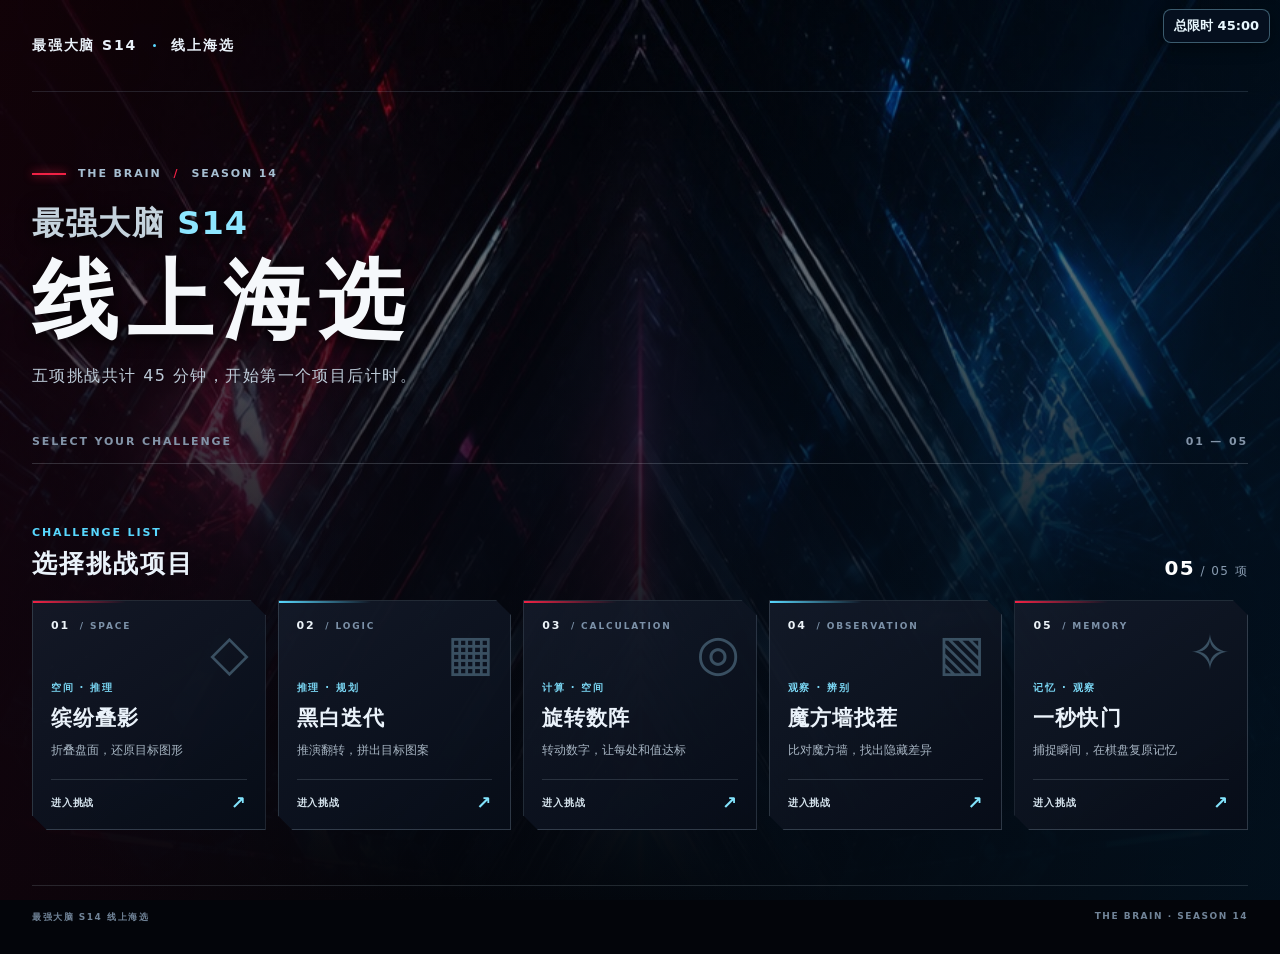
<file: index.html>
<!doctype html>
<html lang="zh-CN">
<head>
<meta charset="utf-8">
<meta name="viewport" content="width=device-width,initial-scale=1,viewport-fit=cover">
<meta name="theme-color" content="#050912">
<title>《最强大脑S14》线上海选</title>
<link rel="stylesheet" href="style.css?v=20261028e">
</head>
<body>
<div class="backdrop" aria-hidden="true"></div>
<main class="shell">
  <header class="top"><span>最强大脑 S14 <i></i> 线上海选</span></header>
  <section class="hero" aria-labelledby="page-title">
    <div class="eyebrow"><span></span> THE BRAIN <b>/</b> SEASON 14</div>
    <h1 id="page-title"><span>最强大脑 <em>S14</em></span><strong>线上海选</strong></h1>
    <p>五项挑战共计 45 分钟，开始第一个项目后计时。</p>
    <div class="hero-bottom"><span>SELECT YOUR CHALLENGE</span><span>01 — 05</span></div>
  </section>
  <section class="challenges" aria-label="五项挑战">
    <div class="section-heading"><div><span>CHALLENGE LIST</span><h2>选择挑战项目</h2></div><div class="count"><b>05</b> / 05 项</div></div>
    <div class="grid">
      <a class="card" href="games/%E7%BC%A4%E7%BA%B7%E5%8F%A0%E5%BD%B1/index.html?v=20261028e&amp;gameId=fold-color"><div class="number">01 <span>/ SPACE</span></div><div class="symbol" aria-hidden="true">◇</div><div class="card-content"><span class="ability">空间 · 推理</span><h3>缤纷叠影</h3><p>折叠盘面，还原目标图形</p></div><span class="go">进入挑战 <b>↗</b></span></a>
      <a class="card" href="games/%E9%BB%91%E7%99%BD%E8%BF%AD%E4%BB%A3/index.html?v=20261028e&amp;gameId=black-white"><div class="number">02 <span>/ LOGIC</span></div><div class="symbol" aria-hidden="true">▦</div><div class="card-content"><span class="ability">推理 · 规划</span><h3>黑白迭代</h3><p>推演翻转，拼出目标图案</p></div><span class="go">进入挑战 <b>↗</b></span></a>
      <a class="card" href="games/%E6%97%8B%E8%BD%AC%E6%95%B0%E9%98%B5/index.html?v=20261028e&amp;gameId=rotate-array"><div class="number">03 <span>/ CALCULATION</span></div><div class="symbol" aria-hidden="true">◎</div><div class="card-content"><span class="ability">计算 · 空间</span><h3>旋转数阵</h3><p>转动数字，让每处和值达标</p></div><span class="go">进入挑战 <b>↗</b></span></a>
      <a class="card" href="games/%E9%95%9C%E5%83%8F%E8%A3%82%E9%9A%99/index.html?v=20261028e&amp;gameId=magic-wall-spot"><div class="number">04 <span>/ OBSERVATION</span></div><div class="symbol" aria-hidden="true">▧</div><div class="card-content"><span class="ability">观察 · 辨别</span><h3>魔方墙找茬</h3><p>比对魔方墙，找出隐藏差异</p></div><span class="go">进入挑战 <b>↗</b></span></a>
      <a class="card" href="games/%E4%B8%80%E7%A7%92%E5%BF%AB%E9%97%A8/index.html?v=20261028e&amp;gameId=one-shutter"><div class="number">05 <span>/ MEMORY</span></div><div class="symbol" aria-hidden="true">✧</div><div class="card-content"><span class="ability">记忆 · 观察</span><h3>一秒快门</h3><p>捕捉瞬间，在棋盘复原记忆</p></div><span class="go">进入挑战 <b>↗</b></span></a>
    </div>
  </section>
  <footer><span>最强大脑 S14 线上海选</span><span>THE BRAIN · SEASON 14</span></footer>
</main>
<script src="s14-timer.js?v=20261028e"></script>
</body>
</html>
</file>
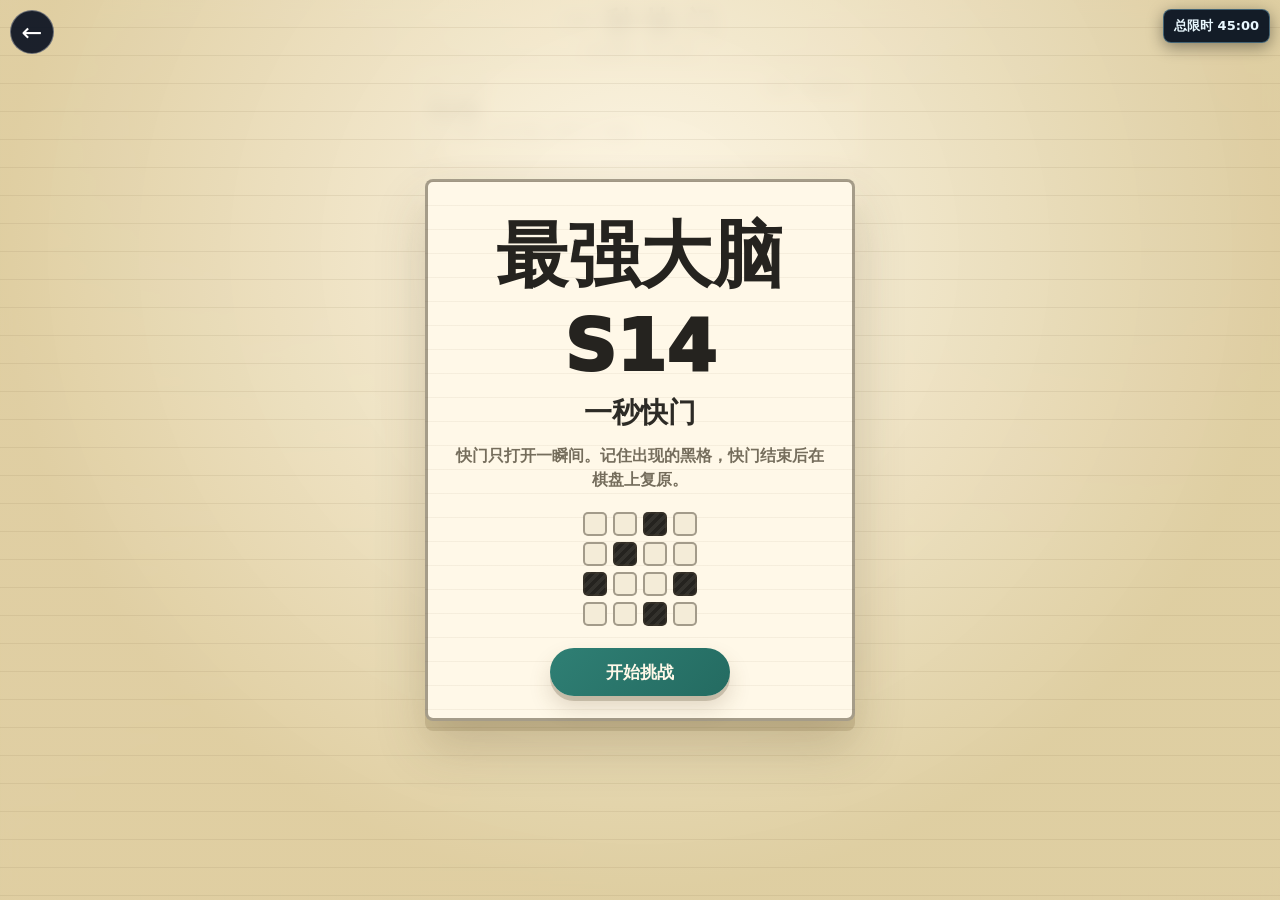
<file: games/一秒快门/index.html>
<!DOCTYPE html>
<html lang="zh-CN">
<head>
<meta charset="UTF-8">
<meta name="viewport" content="width=device-width, initial-scale=1, maximum-scale=1, user-scalable=no">
<meta name="apple-mobile-web-app-capable" content="yes">
<title>一秒快门</title>
<link rel="icon" href="data:,">
<style>
*{box-sizing:border-box;margin:0;padding:0;-webkit-tap-highlight-color:transparent}
:root{
  --cols:3;
  --cell:64px;
  --gap:8px;
  --paper:#f4ecd8;
  --paper-strong:#fff8e8;
  --paper-shadow:#d9c99e;
  --pencil:#34322d;
  --pencil-soft:#756d5c;
  --graph:#c7b98f;
  --accent:#2f7f74;
  --gold:#b8792d;
  --ink:#2d2b26;
  --muted:#756d5c;
  --mark:#25231f;
}
html,body{width:100%;height:100%;overflow:hidden;overscroll-behavior:none}
body{
  min-height:100dvh;
  background:
    linear-gradient(0deg,rgba(96,78,42,.075) 1px,transparent 1px),
    linear-gradient(90deg,rgba(96,78,42,.045) 1px,transparent 1px),
    radial-gradient(circle at 15% 12%,rgba(184,121,45,.18),transparent 30%),
    radial-gradient(circle at 85% 18%,rgba(47,127,116,.16),transparent 32%),
    linear-gradient(145deg,#f7efd9 0%,#eadcb9 100%);
  background-size:28px 28px,28px 28px,auto,auto,auto;
  color:var(--ink);
  font-family:"PingFang SC","Microsoft YaHei","Kaiti SC","STKaiti",system-ui,-apple-system,sans-serif;
  display:flex;
  justify-content:center;
  align-items:flex-start;
  padding:env(safe-area-inset-top,8px) 0 env(safe-area-inset-bottom,8px);
  -webkit-user-select:none;
  user-select:none;
  -webkit-touch-callout:none;
}
button{font:inherit}
#bg{position:fixed;inset:0;z-index:0;pointer-events:none;opacity:.18;mix-blend-mode:multiply}
#app{
  position:relative;
  z-index:1;
  width:100%;
  max-width:520px;
  min-height:100dvh;
  display:flex;
  flex-direction:column;
  align-items:center;
  gap:8px;
  padding:7px 12px 10px;
}
#title-wrap{text-align:center;width:100%}
h1{
  font-size:clamp(1.28rem,6vw,1.9rem);
  line-height:1.05;
  font-weight:950;
  letter-spacing:0;
  color:var(--mark);
  background:none;
  -webkit-background-clip:initial;
  background-clip:initial;
  filter:none;
  text-shadow:1px 1px 0 rgba(255,255,255,.75);
}
#subtitle{
  margin-top:4px;
  color:var(--muted);
  font-size:clamp(.67rem,2.6vw,.78rem);
  font-weight:850;
}
#level-card{
  width:100%;
  max-width:456px;
  padding:10px 12px;
  border-radius:8px;
  border:2px solid rgba(84,70,42,.34);
  background:
    linear-gradient(0deg,rgba(96,78,42,.055) 1px,transparent 1px),
    var(--paper-strong);
  background-size:100% 22px,auto;
  box-shadow:0 8px 0 rgba(107,88,49,.14),0 16px 24px rgba(88,69,34,.16);
}
#level-top{display:flex;justify-content:space-between;align-items:center;gap:10px;color:var(--pencil-soft);font-size:.72rem;font-weight:950}
#level-name{margin-top:5px;font-size:clamp(.95rem,3.5vw,1.1rem);font-weight:950;color:var(--mark);line-height:1.18}
#level-note{margin-top:4px;min-height:1.2em;color:var(--pencil-soft);font-size:clamp(.7rem,2.6vw,.78rem);line-height:1.35;font-weight:780}
#rail{display:grid;grid-template-columns:repeat(20,1fr);gap:3px;margin-top:9px}
.rail-dot{height:5px;border-radius:999px;background:rgba(84,70,42,.16)}
.rail-dot.done{background:var(--accent);box-shadow:0 0 0 1px rgba(45,43,38,.18)}
.rail-dot.current{background:var(--gold);box-shadow:0 0 0 1px rgba(45,43,38,.22)}
#hud{
  width:100%;
  max-width:456px;
  min-height:34px;
  display:flex;
  align-items:center;
  justify-content:center;
  flex-wrap:wrap;
  gap:8px;
  padding:6px 12px;
  border-radius:999px;
  border:2px solid rgba(84,70,42,.28);
  background:rgba(255,248,232,.78);
  color:var(--pencil-soft);
  font-size:clamp(.72rem,2.8vw,.84rem);
  font-weight:850;
}
#hud b{color:var(--mark);font-weight:950}
#timer.low{color:#ff7474;animation:blink .7s steps(2) infinite}
@keyframes blink{50%{opacity:.42}}
#board-shell{
  position:relative;
  width:min(92vw,456px);
  border-radius:8px;
  border:3px solid rgba(67,55,34,.52);
  background:
    linear-gradient(0deg,rgba(96,78,42,.08) 1px,transparent 1px),
    linear-gradient(90deg,rgba(96,78,42,.06) 1px,transparent 1px),
    var(--paper-strong);
  background-size:22px 22px,22px 22px,auto;
  box-shadow:0 10px 0 rgba(107,88,49,.18),0 18px 34px rgba(88,69,34,.2);
  padding:10px;
  overflow:hidden;
}
#board{
  position:relative;
  z-index:2;
  display:grid;
  grid-template-columns:repeat(var(--cols),var(--cell));
  gap:var(--gap);
  justify-content:center;
  touch-action:manipulation;
}
.cell{
  position:relative;
  width:var(--cell);
  height:var(--cell);
  border:2px solid rgba(64,57,43,.58);
  border-radius:6px;
  overflow:hidden;
  cursor:pointer;
  background:
    linear-gradient(135deg,rgba(255,255,255,.62),rgba(223,210,174,.22)),
    var(--paper);
  color:var(--pencil);
  box-shadow:0 3px 0 rgba(86,72,43,.2),inset 0 0 0 1px rgba(255,255,255,.45);
  transition:transform .11s cubic-bezier(.34,1.56,.64,1),filter .15s,box-shadow .18s,opacity .18s;
}
.cell::before{
  content:"";
  position:absolute;
  inset:0;
  background:linear-gradient(180deg,rgba(255,255,255,.22),transparent 45%);
  pointer-events:none;
}
.cell::after{
  content:"";
  position:absolute;
  inset:19%;
  opacity:.18;
  border:3px solid currentColor;
  border-radius:50%;
}
.cell.p1::after{border-radius:3px;transform:rotate(45deg)}
.cell.p2::after{border-radius:2px;border-left-color:transparent;border-right-color:transparent}
.cell.p3::after{border-radius:0;border-top-color:transparent;border-bottom-color:transparent}
.cell.p4::after{border-radius:50%;border-left-color:transparent}
.cell.dark{
  background:
    repeating-linear-gradient(135deg,rgba(255,255,255,.08) 0 2px,transparent 2px 6px),
    linear-gradient(135deg,#34322d,#171512);
  color:#f8f0dc;
  border-color:rgba(40,35,26,.92);
  box-shadow:0 4px 0 rgba(66,52,28,.24),inset 0 1px 0 rgba(255,255,255,.08);
}
.cell.hidden{opacity:.26;filter:saturate(.65)}
.cell.preview-on{box-shadow:0 0 0 3px rgba(184,121,45,.72),0 0 0 6px rgba(255,248,232,.55),inset 0 1px 0 rgba(255,255,255,.12)}
.cell.preview-off{opacity:.4}
.cell.player-on{transform:scale(1.03)}
.cell.bad{animation:bad .24s ease;box-shadow:0 0 0 3px #b95b47,0 0 0 6px rgba(185,91,71,.18)}
.cell.miss{box-shadow:0 0 0 3px var(--accent),0 0 0 6px rgba(47,127,116,.18)}
.cell:active{transform:scale(1.08)}
@keyframes bad{25%{transform:translateX(-4px)}50%{transform:translateX(4px)}75%{transform:translateX(-3px)}}
#shutter{
  position:absolute;
  z-index:4;
  inset:-20%;
  pointer-events:none;
  opacity:0;
  background:
    linear-gradient(90deg,transparent 0 41%,rgba(47,127,116,.12) 47%,rgba(184,121,45,.28) 50%,rgba(47,127,116,.12) 53%,transparent 59% 100%);
  mix-blend-mode:multiply;
  transform:translateX(-60%) rotate(var(--angle,0deg));
}
#shutter.play{opacity:1}
#scan-label{
  position:absolute;
  z-index:5;
  left:12px;
  top:12px;
  padding:5px 8px;
  border-radius:999px;
  border:2px solid rgba(84,70,42,.28);
  background:rgba(255,248,232,.82);
  color:var(--mark);
  font-size:.7rem;
  font-weight:950;
  pointer-events:none;
}
#guide{
  width:100%;
  max-width:456px;
  min-height:1.4rem;
  color:#8f5b20;
  text-align:center;
  font-size:clamp(.76rem,2.85vw,.88rem);
  font-weight:950;
  line-height:1.35;
  text-shadow:1px 1px 0 rgba(255,255,255,.7);
}
#buttons{
  width:100%;
  max-width:456px;
  display:flex;
  justify-content:center;
  flex-wrap:wrap;
  gap:7px;
}
.btn{
  min-height:38px;
  min-width:92px;
  padding:8px 14px;
  border:0;
  border-radius:999px;
  cursor:pointer;
  font-size:clamp(.75rem,2.9vw,.84rem);
  font-weight:950;
  color:#fff;
  box-shadow:0 4px 0 rgba(71,56,27,.2),0 8px 16px rgba(88,69,34,.14);
  transition:transform .12s cubic-bezier(.34,1.56,.64,1),opacity .15s,filter .15s;
}
.btn:active{transform:scale(.95)}
.btn:disabled{opacity:.36;pointer-events:none}
#btn-new{background:linear-gradient(135deg,#2f7f74,#246b61)}
#btn-replay{background:linear-gradient(135deg,#5f5748,#39352f)}
#btn-check{background:linear-gradient(135deg,#f7df84,#f0a83a);color:#15131b}
#btn-sound{background:linear-gradient(135deg,#b8792d,#8c5b22)}
#welcome,#settle{
  position:fixed;
  inset:0;
  z-index:30;
  display:flex;
  align-items:center;
  justify-content:center;
  padding:20px;
  background:
    linear-gradient(0deg,rgba(96,78,42,.09) 1px,transparent 1px),
    radial-gradient(circle at 50% 28%,rgba(255,248,232,.92),rgba(222,205,160,.95) 70%);
  background-size:28px 28px,auto;
  -webkit-backdrop-filter:blur(8px);
  backdrop-filter:blur(8px);
}
#welcome.hide{opacity:0;pointer-events:none;transition:opacity .36s ease}
.modal{
  width:min(92vw,430px);
  border-radius:8px;
  border:3px solid rgba(67,55,34,.48);
  background:
    linear-gradient(0deg,rgba(96,78,42,.06) 1px,transparent 1px),
    var(--paper-strong);
  background-size:100% 24px,auto;
  box-shadow:0 10px 0 rgba(107,88,49,.18),0 26px 50px rgba(88,69,34,.24);
  text-align:center;
  padding:26px 22px 22px;
}
#welcome-logo{
  font-size:clamp(38px,12vw,72px);
  font-weight:950;
  color:var(--mark);
  background:none;
  -webkit-background-clip:initial;
  background-clip:initial;
  filter:none;
}
#welcome-title{margin-top:6px;font-size:clamp(20px,5vw,28px);font-weight:950}
#welcome-sub{margin:12px auto 20px;color:var(--pencil-soft);font-size:clamp(.84rem,3.3vw,.98rem);font-weight:820;line-height:1.55}
#welcome-demo{display:grid;grid-template-columns:repeat(4,24px);gap:6px;justify-content:center;margin:0 auto 22px}
#welcome-demo span{width:24px;height:24px;border-radius:5px;border:2px solid rgba(64,57,43,.45);background:var(--paper)}
#welcome-demo span:nth-child(3n){background:repeating-linear-gradient(135deg,#34322d 0 3px,#25231f 3px 7px)}
#welcome-start{
  min-height:48px;
  min-width:180px;
  border:0;
  border-radius:999px;
  background:linear-gradient(135deg,var(--accent),#246b61);
  color:#fff8e8;
  font-size:1.05rem;
  font-weight:950;
  cursor:pointer;
  box-shadow:0 5px 0 rgba(71,56,27,.22),0 12px 22px rgba(88,69,34,.18);
}
#settle{display:none;z-index:40}
#settle.show{display:flex;animation:fade .24s ease}
@keyframes fade{from{opacity:0}to{opacity:1}}
#settle-title{font-size:1.46rem;font-weight:950;color:var(--mark);background:none;-webkit-background-clip:initial;background-clip:initial}
#settle-sub{margin-top:6px;color:var(--pencil-soft);font-size:.82rem;font-weight:830;line-height:1.4}
#rank{margin:9px 0 2px;font-size:4.6rem;line-height:1;font-weight:950;color:var(--gold);filter:none}
#stars-line{min-height:1.3rem;color:var(--gold);font-weight:950}
.settle-row{display:flex;justify-content:space-between;align-items:center;gap:12px;padding:6px 3px;border-bottom:1px dashed rgba(84,70,42,.28);color:var(--pencil-soft);font-size:.82rem;font-weight:850}
.settle-row span:last-child{color:var(--gold);font-weight:950}
.total{display:flex;justify-content:space-between;align-items:center;margin-top:10px;padding:10px 8px;border-radius:8px;border:2px solid rgba(184,121,45,.36);background:rgba(184,121,45,.1)}
.total span:first-child{font-weight:950}
.total span:last-child{font-size:1.65rem;color:var(--gold);font-weight:950}
#best{min-height:1rem;margin-top:8px;color:var(--accent);font-size:.72rem;font-weight:850}
#settle-btns{display:flex;gap:8px;margin-top:16px}
#settle-btns .btn{flex:1;min-width:0}
#again{background:linear-gradient(135deg,#54e08f,#1fae65);color:#04180d}
#next{background:linear-gradient(135deg,#f7df84,#f0a83a);color:#15131b}
#close{background:rgba(255,255,255,.11);color:#bdc7da}
.spark{position:fixed;z-index:60;width:7px;height:7px;border-radius:50%;background:var(--accent);pointer-events:none;animation:spark var(--dur,.65s) ease-out forwards}
@keyframes spark{to{transform:translate(var(--tx),var(--ty)) scale(0);opacity:0}}
@media (max-height:740px){
  #app{gap:6px;padding-top:5px}
  #level-card{padding:8px 10px}
  #level-note{display:none}
  #rail{margin-top:7px}
  #hud{min-height:30px;padding:4px 10px}
  #board-shell{padding:9px}
  .btn{min-height:34px}
  #guide{min-height:1rem}
}
@media (max-width:390px){
  #app{padding-left:8px;padding-right:8px}
  #buttons{gap:6px}
  .btn{min-width:80px;padding-left:10px;padding-right:10px}
}
</style>
<style> #btn-hint,#btn-demo,#hintBtn,#autoBtn,#btn-reveal,#btn-replay,#sb-next,#next,#newGameBtn,#diff-bar{display:none!important}</style>
</head>
<body>
<canvas id="bg"></canvas>
<audio id="bgm" preload="none" playsinline></audio>
<div id="welcome">
  <div class="modal">
    <div id="welcome-logo">最强大脑 S14</div>
    <div id="welcome-title">一秒快门</div>
    <div id="welcome-sub">快门只打开一瞬间。记住出现的黑格，快门结束后在棋盘上复原。</div>
    <div id="welcome-demo"></div>
    <button id="welcome-start">开始挑战</button>
  </div>
</div>
<main id="app">
  <div id="title-wrap">
    <h1>一 秒 快 门</h1>
    <div id="subtitle">动态观察 · 快门记忆</div>
  </div>
  <section id="level-card">
    <div id="level-top">
      <span id="level-kicker">第 1 / 20 关</span>
      <span id="level-size">3x3 · 1900ms</span>
    </div>
    <div id="level-name">教学 1：完整一秒</div>
    <div id="level-note">先看完整图形，再点亮相同位置。</div>
    <div id="rail"></div>
  </section>
  <div id="hud">
    <span>点击 <b id="moves">0</b></span>
    <span>失误 <b id="misses">0</b></span>
    <span hidden>时间 <b id="timer">0</b>s</span>
    <span>进度 <b id="progress">0/0</b></span>
  </div>
  <section id="board-shell">
    <div id="scan-label">快门未启动</div>
    <div id="shutter"></div>
    <div id="board"></div>
  </section>
  <div id="buttons">
    <button class="btn" id="btn-new">重开本关</button>
    <button class="btn" id="btn-replay">重看快门</button>
    <button class="btn" id="btn-check" hidden>自动判定</button>
    <button class="btn" id="btn-sound">声音开</button>
  </div>
  <div id="guide"></div>
</main>
<div id="settle">
  <div class="modal">
    <div id="settle-title">关卡完成</div>
    <div id="settle-sub"></div>
    <div id="rank">S</div>
    <div id="stars-line">★★★</div>
    <div id="settle-rows"></div>
    <div class="total"><span>总分</span><span id="score">0</span></div>
    <div id="best"></div>
    <div id="settle-btns">
      <button class="btn" id="again">再玩</button>
      <button class="btn" id="next">下一关</button>
      <button class="btn" id="close">关闭</button>
    </div>
  </div>
</div>
<script>
const LEVELS=[{name:'挑战题',n:6,count:8,preview:1800,width:1.5,time:80,mode:'diagonal',seed:5314120,note:'6×6 盘面，快门扫描，复原 8 个黑格。'}];

const boardEl=document.getElementById('board');
const shutterEl=document.getElementById('shutter');
const scanLabel=document.getElementById('scan-label');
const guideEl=document.getElementById('guide');
const bg=document.getElementById('bg');
const bgCtx=bg.getContext('2d');
const bgmEl=document.getElementById('bgm');
const BGM_VOLUME=.10;
const BGM_START=0;
const SFX_VOLUME=.58;
const WIN_SFX_VOLUME=.42;
const SFX_FILES={
  tap:'audio/sfx-tap.wav',
  start:'audio/sfx-start.wav',
  good:'audio/sfx-good.wav',
  bad:'audio/sfx-bad.wav',
  win:'audio/sfx-win.wav'
};
const SFX_ALIAS={scan:'start'};
bgmEl.volume=BGM_VOLUME;

let levelIndex=0,level=LEVELS[0],target=[],player=[],phase='idle';
window.GGAME_APPLY_LEVEL=n=>startLevel(Math.max(0,Math.min(98,n-1)));
let moves=0,misses=0,timeLeft=0,timer=null,previewStart=0,raf=null;
let replayCount=0,wrongMask=[],soundOn=true,started=false,ended=false;
let floaters=[],bgmPrimed=false;
const sfxCache={};

function rng(seed){
  let t=seed>>>0;
  return function(){
    t+=0x6D2B79F5;
    let r=Math.imul(t^t>>>15,1|t);
    r^=r+Math.imul(r^r>>>7,61|r);
    return ((r^r>>>14)>>>0)/4294967296;
  };
}
function shuffle(arr,rand=Math.random){
  for(let i=arr.length-1;i>0;i--){
    const j=Math.floor(rand()*(i+1));
    [arr[i],arr[j]]=[arr[j],arr[i]];
  }
  return arr;
}
function clamp(v,a,b){return Math.max(a,Math.min(b,v));}

function initBg(){
  const ratio=Math.max(1,Math.min(2,window.devicePixelRatio||1));
  bg.width=Math.round(window.innerWidth*ratio);
  bg.height=Math.round(window.innerHeight*ratio);
  bg.style.width=window.innerWidth+'px';
  bg.style.height=window.innerHeight+'px';
  bgCtx.setTransform(ratio,0,0,ratio,0,0);
  const icons=['✎','✓','□','■','＋','—','○'];
  floaters=Array.from({length:34},()=>({
    x:Math.random()*window.innerWidth,y:Math.random()*window.innerHeight,
    vx:(Math.random()-.5)*.24,vy:-.12-Math.random()*.24,
    s:8+Math.random()*15,a:.07+Math.random()*.2,r:Math.random()*Math.PI*2,rv:(Math.random()-.5)*.014,
    g:icons[Math.floor(Math.random()*icons.length)]
  }));
}
function drawBg(){
  const w=window.innerWidth,h=window.innerHeight;
  bgCtx.clearRect(0,0,w,h);
  for(const f of floaters){
    f.x+=f.vx;f.y+=f.vy;f.r+=f.rv;
    if(f.y<-24){f.y=h+24;f.x=Math.random()*w;}
    if(f.x<-24)f.x=w+24;
    if(f.x>w+24)f.x=-24;
    bgCtx.save();
    bgCtx.globalAlpha=f.a;
    bgCtx.translate(f.x,f.y);
    bgCtx.rotate(f.r);
    bgCtx.font='900 '+f.s+'px system-ui';
    bgCtx.textAlign='center';bgCtx.textBaseline='middle';
    bgCtx.fillStyle=(f.g==='■')?'#2d2b26':'#6f654f';
    bgCtx.fillText(f.g,0,0);
    bgCtx.restore();
  }
  requestAnimationFrame(drawBg);
}

function startBgm(){ return; // 海选版不播放背景音乐
  if(!soundOn)return;
  bgmEl.volume=BGM_VOLUME;
  if(bgmEl.readyState>=1)seekBgmStart(false);
  else bgmEl.addEventListener('loadedmetadata',()=>seekBgmStart(true),{once:true});
  const play=bgmEl.play();
  if(play&&play.then)play.then(()=>seekBgmStart(false)).catch(()=>{});
}
function stopBgm(){
  bgmEl.pause();
}
function bgmStartTime(){
  return Number.isFinite(bgmEl.duration)?Math.min(BGM_START,Math.max(0,bgmEl.duration-1)):BGM_START;
}
function seekBgmStart(force){
  if(!Number.isFinite(bgmEl.duration))return;
  const start=bgmStartTime();
  if(force||!bgmPrimed||bgmEl.ended||bgmEl.currentTime<start-.25){
    try{bgmEl.currentTime=start;bgmPrimed=true;}catch(e){}
  }
}
bgmEl.addEventListener('loadedmetadata',()=>seekBgmStart(false));
bgmEl.addEventListener('ended',()=>{
  if(soundOn){
    bgmPrimed=false;
    startBgm();
  }
});
function preloadSfx(){
  Object.entries(SFX_FILES).forEach(([key,src])=>{
    const audio=new Audio(src);
    audio.preload='auto';
    audio.volume=key==='win'?WIN_SFX_VOLUME:SFX_VOLUME;
    sfxCache[key]=audio;
  });
}
function sfx(kind){
  if(!soundOn)return;
  const key=SFX_FILES[kind]?kind:SFX_ALIAS[kind];
  if(!key)return;
  const base=sfxCache[key]||new Audio(SFX_FILES[key]);
  const clip=base.cloneNode();
  clip.volume=key==='win'?WIN_SFX_VOLUME:SFX_VOLUME;
  const play=clip.play();
  if(play&&play.catch)play.catch(()=>{});
}

function setVars(){
  const shellW=Math.min(window.innerWidth*.92,456)-20;
  const shellH=Math.max(230,Math.min(window.innerHeight*.48,456)-20);
  const gap=level.n>=7?5:level.n>=6?6:8;
  const cell=Math.floor(Math.max(24,Math.min((shellW-gap*(level.n-1))/level.n,(shellH-gap*(level.n-1))/level.n)));
  document.documentElement.style.setProperty('--cols',level.n);
  document.documentElement.style.setProperty('--cell',cell+'px');
  document.documentElement.style.setProperty('--gap',gap+'px');
}
function makeTarget(){
  const total=level.n*level.n;
  target=new Array(total).fill(0);
  player=new Array(total).fill(0);
  wrongMask=new Array(total).fill('');
  const rand=rng((level.seed||Date.now())+levelIndex*9973);
  const cells=shuffle(Array.from({length:total},(_,i)=>i),rand);
  let placed=0;
  for(const i of cells){
    const r=Math.floor(i/level.n),c=i%level.n;
    const neighbors=[[r-1,c],[r+1,c],[r,c-1],[r,c+1]].filter(([rr,cc])=>rr>=0&&rr<level.n&&cc>=0&&cc<level.n).map(([rr,cc])=>rr*level.n+cc);
    const local=neighbors.reduce((a,j)=>a+target[j],0);
    if(local<=2 || rand()>.45){
      target[i]=1; placed++;
      if(placed>=level.count)break;
    }
  }
  for(let i=0;placed<level.count&&i<cells.length;i++){
    if(!target[cells[i]]){target[cells[i]]=1;placed++;}
  }
}
function renderBoard(progress=1){
  setVars();
  boardEl.innerHTML='';
  const total=level.n*level.n;
  for(let i=0;i<total;i++){
    const btn=document.createElement('button');
    btn.type='button';
    btn.className='cell p'+(i%5);
    const visible=phase==='preview'?previewVisible(i,progress):true;
    const value=phase==='preview'?(visible?target[i]:0):player[i];
    if(value)btn.classList.add('dark');
    if(phase==='preview'){
      if(visible&&target[i])btn.classList.add('preview-on');
      else if(visible)btn.classList.add('preview-off');
      else btn.classList.add('hidden');
    }
    if(phase==='play'&&player[i])btn.classList.add('player-on');
    if(wrongMask[i])btn.classList.add(wrongMask[i]);
    btn.dataset.i=i;
    btn.addEventListener('click',onCell);
    boardEl.appendChild(btn);
  }
  updateHud();
}
function previewVisible(i,progress){
  if(level.mode==='full')return true;
  const r=Math.floor(i/level.n),c=i%level.n;
  const width=level.width;
  if(level.mode==='sweep'){
    const pos=-width+progress*(level.n+width*2);
    return Math.abs(c-pos)<=width*.62;
  }
  if(level.mode==='diagonal'){
    const pos=-width+progress*(level.n*2+width*2);
    return Math.abs((r+c)-pos)<=width*.86;
  }
  if(level.mode==='double'){
    const pos=-width+progress*(level.n+width*2);
    const left=Math.abs(c-pos)<=width*.58;
    const right=Math.abs((level.n-1-c)-pos)<=width*.58;
    return left||right;
  }
  return true;
}
function updateShutter(progress){
  if(phase!=='preview'){
    shutterEl.classList.remove('play');
    scanLabel.textContent='复原阶段';
    return;
  }
  shutterEl.classList.add('play');
  const deg=level.mode==='diagonal'?-35:0;
  shutterEl.style.setProperty('--angle',deg+'deg');
  const travel=level.mode==='double'?70:130;
  shutterEl.style.transform='translateX('+(-60+progress*travel)+'%) rotate('+deg+'deg)';
  const left=Math.max(0,Math.ceil((level.preview*(1-progress))/100)/10);
  scanLabel.textContent=level.mode==='full'?'完整预览 '+left.toFixed(1)+'s':'快门开启 '+left.toFixed(1)+'s';
}
function updateHud(){
  document.getElementById('moves').textContent=moves;
  document.getElementById('misses').textContent=misses;
  document.getElementById('timer').textContent=timeLeft;
  document.getElementById('progress').textContent=player.filter(Boolean).length+'/'+level.count;
  document.getElementById('level-kicker').textContent='第 '+(levelIndex+1)+' / '+LEVELS.length+' 关';
  document.getElementById('level-size').textContent=level.n+'x'+level.n+' · '+level.preview+'ms';
  document.getElementById('level-name').textContent=level.name;
  document.getElementById('level-note').textContent=level.note;
  renderRail();
}
function renderRail(){
  const rail=document.getElementById('rail');
  rail.innerHTML='';
  for(let i=0;i<LEVELS.length;i++){
    const d=document.createElement('span');
    d.className='rail-dot '+(i<levelIndex?'done':i===levelIndex?'current':'');
    rail.appendChild(d);
  }
}
function startLevel(index){
  clearInterval(timer); timer=null;
  cancelAnimationFrame(raf);
  levelIndex=clamp(index,0,LEVELS.length-1);
  level=LEVELS[levelIndex];
  moves=0;misses=0;replayCount=0;timeLeft=level.time;ended=false;
  makeTarget();
  document.getElementById('settle').classList.remove('show');
  startPreview(false);
  startTimer();
}
function startPreview(isReplay){
  phase='preview';
  previewStart=performance.now();
  if(isReplay){replayCount++;misses++;guide('重看快门会计一次失误，专注分会降低。',900);}
  else guide('快门开启，跟着扫线记图形。',900);
  document.getElementById('btn-check').disabled=true;
  document.getElementById('btn-replay').disabled=true;
  sfx(isReplay?'scan':'start');
  animatePreview();
}
function animatePreview(){
  const elapsed=performance.now()-previewStart;
  const p=clamp(elapsed/level.preview,0,1);
  renderBoard(p);
  updateShutter(p);
  if(p<1){
    raf=requestAnimationFrame(animatePreview);
  }else{
    phase='play';
    shutterEl.classList.remove('play');
    player=new Array(level.n*level.n).fill(0);
    wrongMask=new Array(level.n*level.n).fill('');
    document.getElementById('btn-check').disabled=false;
    document.getElementById('btn-replay').disabled=false;
    guide('按残影复原图像，点齐后自动判定。',1400);
    renderBoard();
  }
}
function startTimer(){
  updateHud();
  timer=setInterval(()=>{
    if(phase==='preview')return;
    document.getElementById('timer').classList.toggle('low',timeLeft<=10);
    updateHud();

  },1000);
}
function onCell(e){
  if(phase!=='play'||ended)return;
  const i=+e.currentTarget.dataset.i;
  player[i]^=1;
  wrongMask[i]='';
  moves++;
  sfx('tap');
  renderBoard();
  autoCheckBoard();
}
function selectedCount(){return player.filter(Boolean).length;}
function playerMatchesTarget(){
  for(let i=0;i<target.length;i++){
    if(player[i]!==target[i])return false;
  }
  return true;
}
function autoCheckBoard(){
  if(phase!=='play'||ended)return;
  const selected=selectedCount();
  if(playerMatchesTarget()){
    finishBoard();
  }else if(selected===level.count){
    guide('已选满，若没通关说明还有位置不对，换掉可疑格。',900);
  }else if(selected>level.count){
    guide('多点了，取消多余黑格。',800);
  }
}
function finishBoard(){
  if(phase!=='play'||ended)return;
  phase='settling';
  guide('图像吻合，快门记忆完成。',650);
  sfx('good');
  renderBoard();
  setTimeout(()=>showSettle(true),420);
}
function checkBoard(){
  if(phase!=='play'||ended)return;
  wrongMask=new Array(target.length).fill('');
  let ok=true;
  for(let i=0;i<target.length;i++){
    if(player[i]!==target[i]){
      ok=false;
      wrongMask[i]=target[i]?'miss':'bad';
    }
  }
  moves++;
  if(ok){
    finishBoard();
  }else{
    misses++;
    guide('还有位置不吻合：绿色是漏掉，红色是多点。',1100);
    sfx('bad');
    renderBoard();
    setTimeout(()=>{wrongMask=new Array(target.length).fill('');renderBoard();},1000);
  }
}
function showSettle(cleared){
  if(ended)return;
  ended=true;
  clearInterval(timer);timer=null;
  cancelAnimationFrame(raf);
  phase='settle';
  const accuracy=Math.max(0,1-misses/Math.max(1,moves));
  const base=cleared?900+levelIndex*95:0;
  const timeScore=0;
  const focus=cleared?Math.round(base*accuracy)-replayCount*120:0;
  const score=Math.max(0,base+timeScore+focus);
  const rank=!cleared?'C':(misses===0&&replayCount===0&&timeLeft>level.time*.35?'S':accuracy>=.86?'A':accuracy>=.65?'B':'C');
  const stars=rank==='S'?3:rank==='A'?3:rank==='B'?2:1;
  document.getElementById('settle-title').textContent=cleared?'关卡完成':'时间到';
  document.getElementById('settle-sub').textContent='第 '+(levelIndex+1)+' / '+LEVELS.length+' 关 · '+level.name;
  document.getElementById('rank').textContent=rank;
  document.getElementById('rank').style.color=rank==='S'?'var(--gold)':rank==='A'?'var(--accent)':rank==='B'?'#a98cff':'#aab4c6';
  document.getElementById('stars-line').textContent='★★★'.slice(0,stars)+'☆☆☆'.slice(0,3-stars);
  document.getElementById('settle-rows').innerHTML=[
    ['通关奖励',base],
    ['专注加成',focus],
    ['重看 / 失误',replayCount+' / '+misses]
  ].map(([k,v])=>'<div class="settle-row"><span>'+k+'</span><span>'+(typeof v==='number'?(v>=0?'+':'')+v:v)+'</span></div>').join('');
  document.getElementById('score').textContent=score;
  const key='one_shutter_best_'+levelIndex;
  const prev=safeGet(key);
  if(cleared&&score>prev)safeSet(key,score);
  document.getElementById('best').textContent=cleared?(score>prev?'新纪录，之前最佳 '+prev:'本关最佳 '+Math.max(prev,score)):'本关未完成';
  document.getElementById('next').textContent=levelIndex<LEVELS.length-1?'下一关':'从头开始';
  document.getElementById('settle').classList.add('show');
  if(cleared){sfx('win');sparks(window.innerWidth/2,window.innerHeight*.42,16);}
}
function safeGet(k){try{return +(localStorage.getItem(k)||0)}catch(e){return 0}}
function safeSet(k,v){try{localStorage.setItem(k,String(v))}catch(e){}}
function guide(text,ms){
  guideEl.textContent=text||'';
  if(ms)setTimeout(()=>{if(guideEl.textContent===text)guideEl.textContent='';},ms);
}
function sparks(cx,cy,count){
  const colors=['#8fe7ff','#ffe083','#54e08f','#a98cff','#fff'];
  for(let i=0;i<count;i++){
    const el=document.createElement('span');
    el.className='spark';
    const a=Math.PI*2*i/count+Math.random()*.5,d=34+Math.random()*58;
    el.style.left=(cx-4)+'px';el.style.top=(cy-4)+'px';
    el.style.background=colors[Math.floor(Math.random()*colors.length)];
    el.style.setProperty('--tx',Math.cos(a)*d+'px');
    el.style.setProperty('--ty',Math.sin(a)*d+'px');
    el.style.setProperty('--dur',(.48+Math.random()*.35)+'s');
    document.body.appendChild(el);
    setTimeout(()=>el.remove(),920);
  }
}

document.getElementById('welcome-start').addEventListener('click',()=>{
  if(started)return;
  started=true;
  document.getElementById('welcome').classList.add('hide');
  setTimeout(()=>document.getElementById('welcome').style.display='none',380);
  startBgm();
  startLevel(0);
});
document.getElementById('btn-new').addEventListener('click',()=>startLevel(levelIndex));
document.getElementById('btn-replay').addEventListener('click',()=>{if(phase==='play'&&!ended)startPreview(true);});
document.getElementById('btn-check').addEventListener('click',checkBoard);
document.getElementById('btn-sound').addEventListener('click',()=>{
  soundOn=!soundOn;
  document.getElementById('btn-sound').textContent=soundOn?'声音开':'声音关';
  if(soundOn){startBgm();sfx('tap');}
  else stopBgm();
});
document.getElementById('again').addEventListener('click',()=>{document.getElementById('settle').classList.remove('show');startLevel(levelIndex);});
document.getElementById('next').addEventListener('click',()=>{document.getElementById('settle').classList.remove('show');startLevel(levelIndex<LEVELS.length-1?levelIndex+1:0);});
document.getElementById('close').addEventListener('click',()=>document.getElementById('settle').classList.remove('show'));
window.addEventListener('resize',()=>{initBg();renderBoard();});
['selectstart','dragstart','contextmenu'].forEach(type=>document.addEventListener(type,e=>e.preventDefault(),{passive:false}));

(function initWelcomeDemo(){
  const demo=document.getElementById('welcome-demo');
  for(let i=0;i<16;i++)demo.appendChild(document.createElement('span'));
})();
preloadSfx();
initBg();
drawBg();
level=LEVELS[0];
timeLeft=level.time;
makeTarget();
renderBoard();
updateHud();
</script>

<script src="../../s14-timer.js?v=20261028e"></script>
<script src="../ggame-exit-control.js?v=20261028e"></script>
</body>
</html>
</file>
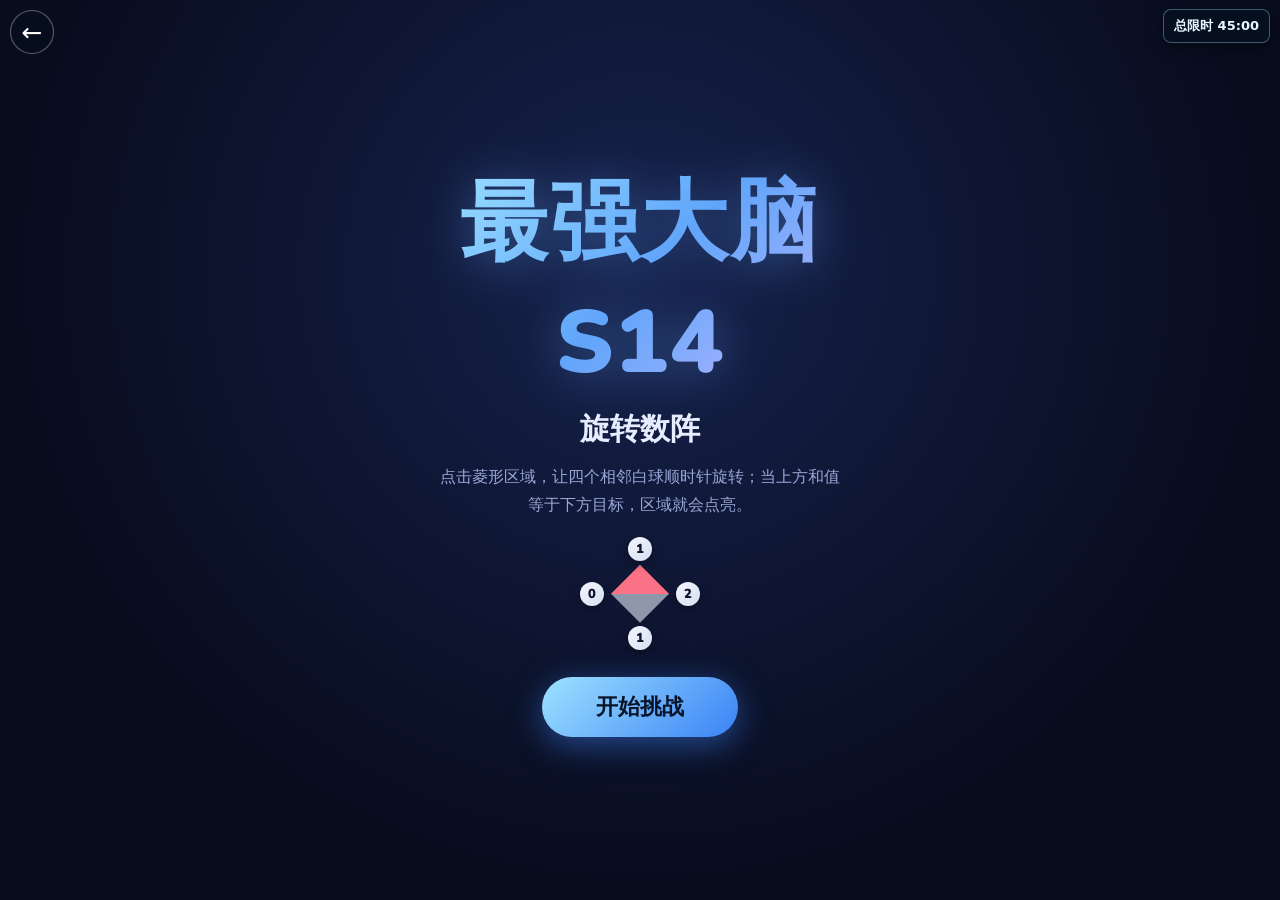
<file: games/旋转数阵/index.html>
<!doctype html>
<html lang="zh-CN">
<head>
  <meta charset="utf-8">
  <meta name="viewport" content="width=device-width, initial-scale=1">
  <title>旋转数阵</title>
  <link href="https://fonts.googleapis.com/css2?family=Nunito:wght@700;900&display=swap" rel="stylesheet">
  <style>
    :root {
      color-scheme: dark;
      --bg: #07091a;
      --panel: linear-gradient(145deg, rgba(255,255,255,.075), rgba(255,255,255,.035));
      --panel-flat: rgba(255, 255, 255, .06);
      --panel-strong: rgba(13, 20, 48, .94);
      --line: rgba(157, 226, 255, .18);
      --line-strong: rgba(157, 226, 255, .42);
      --text: #eaf0ff;
      --muted: #8ea2d6;
      --red: #f87171;
      --green: #4ade80;
      --grey: #8f98aa;
      --ink: #09101a;
      --amber: #ffe08a;
      --blue: #9de2ff;
    }

    * {
      box-sizing: border-box;
      margin: 0;
      padding: 0;
      -webkit-tap-highlight-color: transparent;
    }

    html,
    body {
      height: 100%;
      margin: 0;
      overflow: hidden;
    }

    body {
      min-height: 100dvh;
      overflow: hidden;
      color: var(--text);
      overscroll-behavior: none;
      font-family: "Nunito", "Microsoft YaHei", ui-sans-serif, system-ui, sans-serif;
      background: radial-gradient(ellipse at 20% 20%, #1b2f5e 0%, #0d1430 45%, #07091a 100%);
      display: flex;
      align-items: center;
      justify-content: center;
      padding: 0;
    }

    body::before {
      content: "";
      position: fixed;
      inset: 0;
      pointer-events: none;
      opacity: .28;
      background-image:
        radial-gradient(circle at 24% 18%, rgba(157, 226, 255, .24), transparent 26%),
        radial-gradient(circle at 78% 72%, rgba(201, 184, 255, .14), transparent 24%),
        linear-gradient(rgba(157, 226, 255, .07) 1px, transparent 1px),
        linear-gradient(90deg, rgba(157, 226, 255, .07) 1px, transparent 1px);
      background-size: 100% 100%, 100% 100%, 58px 58px, 58px 58px;
      mask-image: radial-gradient(circle at center, black 0 62%, transparent 88%);
    }

    .app {
      display: grid;
      grid-template-areas:
        "brand"
        "metrics"
        "board"
        "progress"
        "tools"
        "hint";
      grid-template-columns: minmax(0, 1fr);
      grid-template-rows: auto auto minmax(0, 1fr) auto auto auto;
      gap: 7px;
      width: 100%;
      max-width: 480px;
      height: 100vh;
      height: 100dvh;
      min-height: 0;
      padding: max(6px, env(safe-area-inset-top)) 10px max(6px, env(safe-area-inset-bottom));
      overflow: hidden;
      position: relative;
      z-index: 1;
    }

    .side {
      display: contents;
    }

    .status {
      display: none;
    }

    .brand {
      grid-area: brand;
      text-align: center;
      padding: 0 6px 2px;
      border: 0;
      border-radius: 0;
      background: transparent;
      box-shadow: none;
      backdrop-filter: none;
    }

    h1 {
      font-size: clamp(1.35rem, 6vw, 2rem);
      line-height: 1;
      font-weight: 900;
      letter-spacing: 6px;
      background: linear-gradient(135deg, #9de2ff, #7aa2ff, #c9b8ff);
      -webkit-background-clip: text;
      background-clip: text;
      color: transparent;
      filter: drop-shadow(0 0 14px rgba(122, 162, 255, .42));
    }

    .subline {
      margin-top: 3px;
      color: var(--muted);
      font-size: clamp(.58rem, 2.2vw, .72rem);
      line-height: 1.25;
      letter-spacing: 1.5px;
      white-space: nowrap;
      overflow: hidden;
      text-overflow: ellipsis;
    }

    .metrics {
      grid-area: metrics;
      display: grid;
      grid-template-columns: repeat(3, minmax(0, 1fr));
      gap: 6px;
      width: 100%;
      padding: 9px 10px 10px;
      border: 1px solid var(--line);
      border-radius: 16px;
      background: var(--panel);
      box-shadow: 0 10px 30px rgba(0,0,0,.22), inset 0 1px 0 rgba(255,255,255,.08);
    }

    .metric,
    .toolbox,
    .legend,
    .history,
    .victory {
      border: 1px solid var(--line);
      border-radius: 16px;
      background: var(--panel);
      box-shadow: 0 10px 30px rgba(0,0,0,.22), inset 0 1px 0 rgba(255,255,255,.08);
      backdrop-filter: blur(16px);
    }

    .metric {
      min-height: 44px;
      padding: 0;
      border: 0;
      border-radius: 0;
      background: transparent;
      box-shadow: none;
      text-align: center;
      backdrop-filter: none;
    }

    .metric span {
      display: block;
      color: var(--muted);
      font-size: 10px;
      letter-spacing: .7px;
    }

    .metric strong {
      display: block;
      margin-top: 4px;
      font-size: clamp(18px, 5vw, 24px);
      line-height: 1;
      font-variant-numeric: tabular-nums;
      color: var(--text);
    }

    .toolbox,
    .legend,
    .history {
      padding: 14px;
    }

    .toolbox {
      grid-area: tools;
      display: grid;
      grid-template-columns: repeat(6, minmax(0, 1fr));
      gap: 5px;
      padding: 6px;
    }

    button {
      appearance: none;
      min-height: 30px;
      border: 0;
      border-radius: 999px;
      color: var(--text);
      background: linear-gradient(135deg, #64748b, #4b5563);
      font: inherit;
      font-weight: 700;
      font-size: clamp(.66rem, 2.6vw, .78rem);
      letter-spacing: 0;
      cursor: pointer;
      box-shadow: 0 3px 12px rgba(0,0,0,.28);
      touch-action: manipulation;
      transition: transform .14s cubic-bezier(.34,1.56,.64,1), filter .14s ease, opacity .16s ease;
    }

    button:hover {
      transform: translateY(-1px) scale(1.02);
      filter: brightness(1.08);
    }

    button:active {
      transform: scale(.94);
    }

    button:disabled {
      cursor: not-allowed;
      opacity: .48;
      transform: none;
    }

    .primary {
      background: linear-gradient(135deg, #60a5fa, #3b6aed);
      color: #fff;
    }

    #resetBtn {
      background: linear-gradient(135deg, #64748b, #4b5563);
    }

    #undoBtn {
      background: linear-gradient(135deg, #334155, #1f2937);
    }

    #hintBtn {
      background: linear-gradient(135deg, #ffe08a, #f59e0b);
      color: #1a1a2e;
    }

    #autoBtn {
      background: linear-gradient(135deg, #38bdf8, #2563eb);
    }

    #soundBtn {
      background: linear-gradient(135deg, #a78bfa, #7c3aed);
    }

    .board-shell {
      grid-area: board;
      position: relative;
      display: grid;
      place-items: center;
      min-width: 0;
      min-height: 0;
      padding: 10px;
    }

    .board {
      position: relative;
      width: min(94vw, calc(100dvh - 220px), 430px);
      max-width: 100%;
      min-width: 0;
      aspect-ratio: 1 / 1;
      user-select: none;
      touch-action: manipulation;
      border-radius: 18px;
      border: 2px solid rgba(255,255,255,.08);
      background:
        rgba(255,255,255,.04),
        repeating-linear-gradient(0deg, transparent 0 56px, rgba(157,226,255,.055) 57px 58px),
        repeating-linear-gradient(90deg, transparent 0 56px, rgba(157,226,255,.055) 57px 58px);
      box-shadow:
        0 0 50px rgba(59,106,237,.13),
        0 16px 50px rgba(0,0,0,.34),
        inset 0 1px 0 rgba(255,255,255,.1);
    }

    .board::before,
    .board::after {
      content: "";
      position: absolute;
      inset: 8% 13%;
      pointer-events: none;
      border: 1px solid rgba(66, 182, 246, .07);
      clip-path: polygon(50% 0, 100% 50%, 50% 100%, 0 50%);
    }

    .board::after {
      inset: 18% 24%;
      opacity: .7;
    }

    .pad {
      position: absolute;
      width: 13.8%;
      aspect-ratio: 1 / 1;
      transform: translate(-50%, -50%);
      border: 0;
      padding: 0;
      background: transparent;
      filter: drop-shadow(0 9px 16px rgba(0, 0, 0, .4));
      z-index: 3;
    }

    .pad:hover {
      transform: translate(-50%, calc(-50% - 2px));
      background: transparent;
    }

    .pad:active {
      transform: translate(-50%, -50%) scale(.98);
    }

    .diamond {
      position: absolute;
      inset: 0;
      overflow: hidden;
      border: 2px solid rgba(255,255,255,.14);
      background: rgba(115, 125, 135, .86);
      clip-path: polygon(50% 0, 100% 50%, 50% 100%, 0 50%);
      box-shadow: inset 0 1px 0 rgba(255,255,255,.22);
    }

    .diamond::after {
      content: "";
      position: absolute;
      left: 0;
      top: 50%;
      width: 100%;
      height: 2px;
      transform: translateY(-1px);
      background: rgba(5, 10, 16, .64);
      box-shadow: 0 0 10px rgba(255, 255, 255, .14);
      z-index: 2;
    }

    .live-half,
    .goal-half {
      position: absolute;
      left: 0;
      width: 100%;
      height: 50%;
    }

    .live-half {
      top: 0;
      background: linear-gradient(135deg, #fb7185, #ef4444);
      transition: background .2s ease, box-shadow .2s ease;
    }

    .goal-half {
      bottom: 0;
      background: linear-gradient(135deg, #a8b0bf, #747d8d);
    }

    .pad.solved .live-half {
      background: linear-gradient(135deg, #86efac, #22c55e);
      box-shadow: 0 0 28px rgba(74,222,128,.46);
    }

    .pad.flash .diamond {
      animation: diamondFlash .28s ease;
    }

    @keyframes diamondFlash {
      0% { filter: brightness(1.8); }
      100% { filter: brightness(1); }
    }

    .pad-text {
      position: absolute;
      inset: 0;
      display: grid;
      grid-template-rows: 1fr 1fr;
      place-items: center;
      color: #061018;
      font-weight: 900;
      line-height: 1;
      pointer-events: none;
      z-index: 2;
      font-variant-numeric: tabular-nums;
    }

    .pad-text span {
      display: grid;
      place-items: center;
      min-width: 100%;
      min-height: 100%;
      font-size: clamp(17px, 2.25vw, 28px);
      text-shadow: 0 1px 0 rgba(255, 255, 255, .2);
    }

    .pad-text .target {
      padding-top: 5%;
      color: rgba(5, 10, 16, .78);
    }

    .ball {
      position: absolute;
      display: grid;
      place-items: center;
      width: 8.25%;
      aspect-ratio: 1 / 1;
      transform: translate(-50%, -50%);
      border-radius: 999px;
      z-index: 5;
      color: #141922;
      font-size: clamp(15px, 1.95vw, 25px);
      font-weight: 900;
      font-variant-numeric: tabular-nums;
      background: linear-gradient(135deg, #f4f7ff, #d6def0);
      box-shadow:
        0 3px 8px rgba(0,0,0,.28),
        inset 0 1px 0 rgba(255,255,255,.8);
      transition: left .28s cubic-bezier(.2, .78, .2, 1), top .28s cubic-bezier(.2, .78, .2, 1), transform .2s ease;
    }

    .ball.moving {
      transform: translate(-50%, -50%) scale(1.08);
      box-shadow:
        0 0 0 5px rgba(96,165,250,.18),
        0 12px 24px rgba(0,0,0,.42),
        inset 0 1px 0 rgba(255,255,255,.85);
    }

    .ring {
      position: absolute;
      width: 20.7%;
      aspect-ratio: 1 / 1;
      transform: translate(-50%, -50%);
      border: 1px solid rgba(92, 211, 255, .1);
      clip-path: polygon(50% 0, 100% 50%, 50% 100%, 0 50%);
      pointer-events: none;
      z-index: 1;
    }

    .legend h2,
    .history h2 {
      margin: 0 0 12px;
      font-size: 15px;
      letter-spacing: 0;
    }

    .legend-row {
      display: flex;
      align-items: center;
      gap: 10px;
      margin: 10px 0;
      color: var(--muted);
      font-size: 13px;
      line-height: 1.45;
    }

    .swatch {
      width: 18px;
      height: 18px;
      flex: 0 0 auto;
      border-radius: 4px;
      box-shadow: inset 0 0 0 1px rgba(255, 255, 255, .16);
    }

    .swatch.red { background: var(--red); }
    .swatch.green { background: var(--green); }
    .swatch.grey { background: var(--grey); }
    .swatch.ball-dot {
      border-radius: 999px;
      background: #f7f9fc;
    }

    .history-list {
      display: flex;
      align-content: flex-start;
      flex-wrap: wrap;
      gap: 6px;
      min-height: 110px;
      max-height: 210px;
      overflow: auto;
      padding-right: 2px;
    }

    .move-chip {
      display: inline-grid;
      place-items: center;
      width: 28px;
      height: 28px;
      border-radius: 999px;
      color: #07121c;
      font-size: 13px;
      font-weight: 900;
      background: var(--amber);
      box-shadow: 0 6px 13px rgba(0, 0, 0, .24);
    }

    .empty-history {
      color: var(--muted);
      font-size: 13px;
      line-height: 1.6;
    }

    .progress {
      grid-area: progress;
      height: 6px;
      overflow: hidden;
      border-radius: 999px;
      background: rgba(255, 255, 255, .08);
      box-shadow: inset 0 0 0 1px rgba(255, 255, 255, .08);
    }

    .progress-fill {
      height: 100%;
      width: 0%;
      border-radius: inherit;
      background: linear-gradient(90deg, #60a5fa, #4ade80);
      transition: width .25s ease;
    }

    .hint-line {
      grid-area: hint;
      min-height: 31px;
      padding: 8px 12px;
      border: 1px solid rgba(255, 224, 138, .24);
      border-radius: 14px;
      color: #ffe5a7;
      background: rgba(255, 224, 138, .08);
      font-size: clamp(.72rem, 2.8vw, .84rem);
      line-height: 1.2;
      letter-spacing: .5px;
      text-align: center;
      text-shadow: 0 0 10px rgba(255,224,138,.4);
      white-space: nowrap;
      overflow: hidden;
      text-overflow: ellipsis;
    }

    .victory {
      display: none;
      position: absolute;
      left: 50%;
      top: 50%;
      width: min(390px, calc(100% - 28px));
      transform: translate(-50%, -50%);
      padding: 26px 22px 22px;
      z-index: 20;
      text-align: center;
      background: linear-gradient(160deg, #15224a, #0d1430);
      border: 2px solid #7aa2ff;
      border-radius: 26px;
      box-shadow: 0 0 70px rgba(59,106,237,.47), 0 24px 70px rgba(0,0,0,.68);
    }

    .victory.show {
      display: block;
      animation: pop .25s ease;
    }

    @keyframes pop {
      from { transform: translate(-50%, -50%) scale(.95); opacity: 0; }
      to { transform: translate(-50%, -50%) scale(1); opacity: 1; }
    }

    .victory h2 {
      margin: 0;
      font-size: 30px;
      letter-spacing: 2px;
      background: linear-gradient(135deg, #ffe08a, #fb923c, #c9b8ff);
      -webkit-background-clip: text;
      background-clip: text;
      color: transparent;
    }

    .victory p {
      margin: 12px 0 18px;
      color: var(--muted);
      line-height: 1.55;
    }

    .pad-index {
      position: absolute;
      right: -8px;
      top: -8px;
      display: grid;
      place-items: center;
      width: 22px;
      height: 22px;
      border-radius: 999px;
      color: var(--text);
      background: rgba(8, 12, 29, .94);
      border: 1px solid rgba(157, 226, 255, .28);
      font-size: 12px;
      font-weight: 850;
      z-index: 3;
    }

    .toast {
      position: fixed;
      left: 50%;
      bottom: 18px;
      transform: translateX(-50%);
      padding: 10px 14px;
      border-radius: 999px;
      color: var(--text);
      background: rgba(8, 12, 29, .9);
      border: 1px solid rgba(157, 226, 255, .28);
      box-shadow: 0 16px 38px rgba(0, 0, 0, .38);
      opacity: 0;
      pointer-events: none;
      transition: opacity .2s ease, transform .2s ease;
      z-index: 30;
      font-size: 13px;
    }

    .toast.show {
      opacity: 1;
      transform: translateX(-50%) translateY(-4px);
    }

    #welcome-mask {
      position: fixed;
      inset: 0;
      z-index: 2147483600;
      display: flex;
      align-items: center;
      justify-content: center;
      background: radial-gradient(ellipse at 50% 30%, #16224d, #080c1d 70%);
      transition: opacity .5s ease;
    }

    #welcome-mask.hide {
      opacity: 0;
      pointer-events: none;
    }

    #welcome-card {
      width: min(100%, 460px);
      text-align: center;
      padding: 0 24px;
      animation: wcIn .6s ease both;
    }

    @keyframes wcIn {
      from { opacity: 0; transform: translateY(24px) scale(.96); }
      to { opacity: 1; transform: none; }
    }

    #welcome-logo {
      margin-bottom: 6px;
      font-size: clamp(46px, 13vw, 88px);
      font-weight: 900;
      letter-spacing: 2px;
      background: linear-gradient(135deg, #9de2ff, #60a5fa, #c9b8ff);
      -webkit-background-clip: text;
      background-clip: text;
      color: transparent;
      filter: drop-shadow(0 4px 24px rgba(96,165,250,.4));
    }

    #welcome-title {
      margin-bottom: 14px;
      color: #e8ecff;
      font-size: clamp(20px, 5vw, 30px);
      font-weight: 700;
    }

    #welcome-sub {
      max-width: 430px;
      margin: 0 auto 22px;
      color: #9aa6d6;
      font-size: clamp(13px, 3.4vw, 16px);
      line-height: 1.7;
    }

    #welcome-demo {
      position: relative;
      width: 150px;
      height: 106px;
      margin: 0 auto 30px;
    }

    .demo-ball {
      position: absolute;
      display: grid;
      place-items: center;
      width: 24px;
      height: 24px;
      transform: translate(-50%, -50%);
      border-radius: 999px;
      color: #10162b;
      background: linear-gradient(135deg, #f4f7ff, #d6def0);
      box-shadow: 0 3px 8px rgba(0,0,0,.34);
      font-size: 13px;
      font-weight: 900;
    }

    .demo-diamond {
      position: absolute;
      left: 50%;
      top: 50%;
      width: 58px;
      height: 58px;
      transform: translate(-50%, -50%);
      clip-path: polygon(50% 0,100% 50%,50% 100%,0 50%);
      background: linear-gradient(to bottom, #fb7185 0 50%, #8f98aa 50% 100%);
      border: 1px solid rgba(255,255,255,.2);
      box-shadow: 0 0 22px rgba(122,162,255,.24);
      animation: demoPulse 1.4s ease-in-out infinite alternate;
    }

    @keyframes demoPulse {
      from { filter: brightness(.95); transform: translate(-50%, -50%) scale(.95); }
      to { filter: brightness(1.2); transform: translate(-50%, -50%) scale(1.06); }
    }

    #welcome-start {
      cursor: pointer;
      border: 0;
      border-radius: 999px;
      padding: 15px 54px;
      color: #08142a;
      background: linear-gradient(135deg, #9de2ff, #3b82f6);
      box-shadow: 0 8px 32px rgba(59,130,246,.5);
      font-size: clamp(18px, 4.6vw, 22px);
      font-weight: 800;
      animation: wcPulse 1.8s ease-in-out infinite;
    }

    @keyframes wcPulse {
      0%, 100% { box-shadow: 0 8px 32px rgba(59,130,246,.5); }
      50% { box-shadow: 0 8px 44px rgba(59,130,246,.85); }
    }

    @media (max-width: 1050px) {
      .app {
        grid-template-areas:
          "brand"
          "metrics"
          "board"
          "progress"
          "tools"
          "hint";
        grid-template-columns: minmax(0, 1fr);
        grid-template-rows: auto auto minmax(0, 1fr) auto auto auto;
        gap: 8px;
        height: 100vh;
        height: 100dvh;
        min-height: 0;
        padding: 10px;
      }

      .side {
        display: contents;
      }

      .status {
        display: none;
      }

      .brand {
        grid-area: brand;
        min-height: 0;
        padding: 10px 12px;
      }

      h1 {
        font-size: clamp(22px, 5.4vw, 34px);
      }

      .subline {
        margin-top: 6px;
        font-size: 12px;
        line-height: 1.35;
        white-space: nowrap;
        overflow: hidden;
        text-overflow: ellipsis;
      }

      .metrics {
        grid-area: metrics;
        grid-template-columns: repeat(6, minmax(0, 1fr));
        gap: 6px;
      }

      .metric {
        min-height: 48px;
        padding: 7px 8px;
      }

      .metric span {
        font-size: 10px;
      }

      .metric strong {
        margin-top: 4px;
        font-size: clamp(18px, 3.4vw, 24px);
      }

      .board-shell {
        grid-area: board;
        padding: 0;
        overflow: hidden;
      }

      .board {
        width: min(92vw, calc(100dvh - 250px), 760px);
        min-width: 0;
        max-width: 100%;
        max-height: 100%;
      }

      .progress {
        grid-area: progress;
        height: 7px;
      }

      .toolbox {
        grid-area: tools;
        grid-template-columns: repeat(6, minmax(0, 1fr));
        gap: 5px;
        padding: 6px;
      }

      button {
        min-height: 30px;
        font-size: 12px;
      }

      .hint-line {
        grid-area: hint;
        min-height: 0;
        padding: 8px 10px;
        font-size: 12px;
        line-height: 1.25;
        white-space: nowrap;
        overflow: hidden;
        text-overflow: ellipsis;
      }
    }

    @media (max-width: 620px) {
      .app {
        padding: max(6px, env(safe-area-inset-top)) 8px max(6px, env(safe-area-inset-bottom));
        gap: 6px;
      }

      .brand {
        padding: 9px 11px;
      }

      .subline {
        display: none;
      }

      .metrics {
        grid-template-columns: repeat(3, minmax(0, 1fr));
      }

      .metric {
        min-height: 43px;
        padding: 6px 7px;
      }

      .metric strong {
        font-size: clamp(17px, 5.1vw, 22px);
      }

      .board {
        width: min(94vw, calc(100dvh - 224px));
      }

      .pad {
        width: 16%;
      }

      .ball {
        width: 9.8%;
        font-size: clamp(12px, 4.1vw, 18px);
      }

      .pad-text span {
        font-size: clamp(13px, 4.7vw, 20px);
      }

      .pad-index {
        width: 19px;
        height: 19px;
        font-size: 11px;
      }
    }

    @media (max-height: 720px) and (max-width: 1050px) {
      .brand {
        display: none;
      }

      .hint-line {
        display: none;
      }

      .app {
        grid-template-areas:
          "metrics"
          "board"
          "progress"
          "tools";
        grid-template-rows: auto minmax(0, 1fr) auto auto;
      }

      .board {
        width: min(94vw, calc(100dvh - 128px));
      }
    }
  </style>
<style id="touchGuardStyle">
  html, body, body *{
    -webkit-user-select:none;
    user-select:none;
    -webkit-touch-callout:none;
  }
  img, svg, canvas{
    -webkit-user-drag:none;
    user-drag:none;
  }
  input, textarea, [contenteditable="true"]{
    -webkit-user-select:text;
    user-select:text;
    -webkit-touch-callout:default;
  }
</style>
<style id="hubReturnStyle">
  #hubReturnBtn{
    position:fixed;
    left:max(10px, env(safe-area-inset-left));
    top:max(10px, env(safe-area-inset-top));
    z-index:2147483000;
    display:inline-flex;
    align-items:center;
    justify-content:center;
    min-width:74px;
    height:34px;
    padding:0 12px;
    border-radius:999px;
    border:1px solid rgba(159,216,255,.48);
    background:rgba(6,12,24,.74);
    color:#f3f7ff;
    box-shadow:0 10px 30px rgba(0,0,0,.32), inset 0 1px 0 rgba(255,255,255,.12);
    -webkit-backdrop-filter:blur(12px);
    backdrop-filter:blur(12px);
    font:900 13px/1 "PingFang SC","Microsoft YaHei",system-ui,-apple-system,sans-serif;
    letter-spacing:0;
    text-decoration:none;
    pointer-events:auto;
    -webkit-user-select:none;
    user-select:none;
    -webkit-touch-callout:none;
    transition:transform .12s ease, border-color .16s ease, background .16s ease;
  }
  #hubReturnBtn:active{transform:scale(.96);border-color:rgba(46,230,214,.78);background:rgba(18,34,58,.82)}
  @media (max-width:640px){#hubReturnBtn{height:30px;min-width:66px;padding:0 9px;font-size:12px}}
</style>
<style> #btn-hint,#btn-demo,#hintBtn,#autoBtn,#btn-reveal,#btn-replay,#sb-next,#next,#newGameBtn,#diff-bar{display:none!important}</style>
</head>
<body>
  <div id="welcome-mask">
    <div id="welcome-card">
      <div id="welcome-logo">最强大脑 S14</div>
      <div id="welcome-title">旋转数阵</div>
      <div id="welcome-sub">点击菱形区域，让四个相邻白球顺时针旋转；当上方和值等于下方目标，区域就会点亮。</div>
      <div id="welcome-demo" aria-hidden="true">
        <span class="demo-diamond"></span>
        <span class="demo-ball" style="left:50%;top:8%;">1</span>
        <span class="demo-ball" style="left:18%;top:50%;">0</span>
        <span class="demo-ball" style="left:82%;top:50%;">2</span>
        <span class="demo-ball" style="left:50%;top:92%;">1</span>
      </div>
      <button id="welcome-start" type="button">开始挑战</button>
    </div>
  </div>
  <main class="app">
    <section class="side" aria-label="游戏信息">
      <div class="brand">
        <h1>旋 转 数 阵</h1>
        <p class="subline">逐关推进 · 旋转小球 · 对齐目标</p>
      </div>
      <div class="metrics">
        <div class="metric">
          <span>步数</span>
          <strong id="moveCount">0</strong>
        </div>
        <div class="metric" hidden>
          <span>用时</span>
          <strong id="timer">00:00</strong>
        </div>
        <div class="metric">
          <span>完成</span>
          <strong id="solvedCount">0/9</strong>
        </div>
        <div class="metric" hidden>
          <span>关卡</span>
          <strong id="levelLabel">1</strong>
        </div>
        <div class="metric">
          <span>和值上限</span>
          <strong id="limitLabel">≤5</strong>
        </div>
        <div class="metric">
          <span>参考步数</span>
          <strong id="referenceMoves">0</strong>
        </div>
      </div>
      <div class="progress" aria-label="完成进度">
        <div class="progress-fill" id="progressFill"></div>
      </div>
      <div class="toolbox" aria-label="控制按钮">
        <button class="primary" id="newGameBtn" type="button" hidden>下一关</button>
        <button id="resetBtn" type="button">重置</button>
        <button id="undoBtn" type="button">撤销</button>
        <button id="hintBtn" type="button">提示</button>
        <button id="autoBtn" type="button">演示</button>
        <button id="soundBtn" type="button">音乐</button>
      </div>
      <div class="hint-line" id="hintLine">提示会根据当前棋盘寻找下一步，卡住时可以点一下。</div>
    </section>

    <section class="board-shell" aria-label="旋转棋盘">
      <div class="board" id="board"></div>
      <div class="victory" id="victory">
        <h2>挑战成功</h2>
        <p id="victoryText">所有区域都已变绿。</p>
        <button class="primary" id="playAgainBtn" type="button">重做本题</button>
      </div>
    </section>

    <section class="status" aria-label="状态说明">
      <div class="legend">
        <h2>图例</h2>
        <div class="legend-row"><span class="swatch red"></span><span>当前和值未达目标</span></div>
        <div class="legend-row"><span class="swatch green"></span><span>当前和值等于目标</span></div>
        <div class="legend-row"><span class="swatch grey"></span><span>灰色数字是目标值</span></div>
        <div class="legend-row"><span class="swatch ball-dot"></span><span>白球数字会随旋转移动</span></div>
      </div>
      <div class="history">
        <h2>操作记录</h2>
        <div class="history-list" id="historyList">
          <span class="empty-history">还没有旋转。</span>
        </div>
      </div>
    </section>
  </main>
  <div class="toast" id="toast" role="status" aria-live="polite"></div>

  <script>
    const board = document.getElementById("board");
    const moveCountEl = document.getElementById("moveCount");
    const timerEl = document.getElementById("timer");
    const solvedCountEl = document.getElementById("solvedCount");
    const levelLabelEl = document.getElementById("levelLabel");
    const limitLabelEl = document.getElementById("limitLabel");
    const referenceMovesEl = document.getElementById("referenceMoves");
    const progressFill = document.getElementById("progressFill");
    const historyList = document.getElementById("historyList");
    const victory = document.getElementById("victory");
    const victoryText = document.getElementById("victoryText");
    const hintLine = document.getElementById("hintLine");
    const toast = document.getElementById("toast");
    const welcomeMask = document.getElementById("welcome-mask");
    const welcomeStart = document.getElementById("welcome-start");

    const BGM_URL = "audio/game-music.mp3";
    const LEVEL_STEP = 5;
    const gridPoints = [
      [3, 0], [2, 1], [4, 1],
      [1, 2], [3, 2], [5, 2],
      [0, 3], [2, 3], [4, 3], [6, 3],
      [1, 4], [3, 4], [5, 4],
      [2, 5], [4, 5],
      [3, 6]
    ];

    const padPoints = [
      [3, 1], [2, 2], [4, 2],
      [1, 3], [3, 3], [5, 3],
      [2, 4], [4, 4],
      [3, 5]
    ];

    const cycles = [
      [0, 2, 4, 1],
      [1, 4, 7, 3],
      [2, 5, 8, 4],
      [3, 7, 10, 6],
      [4, 8, 11, 7],
      [5, 9, 12, 8],
      [7, 11, 13, 10],
      [8, 12, 14, 11],
      [11, 14, 15, 13]
    ];

    let tokens = [];
    let positionTokens = [];
    let targets = [];
    let solution = [];
    let currentLevel = 4;
    let currentPuzzle = null;
    let history = [];
    let startedAt = null;
    let timerId = null;
    let busy = false;
    let soundOn = true;
    let audioContext = null;
    let bgmAudio = null;
    let bgmStarted = false;
    let autoPlaying = false;
    let toastId = null;

    function levelLimit(level) {
      return level * LEVEL_STEP;
    }

    function seededRandom(seed) {
      let value = seed >>> 0;
      return () => {
        value += 0x6d2b79f5;
        let result = value;
        result = Math.imul(result ^ (result >>> 15), result | 1);
        result ^= result + Math.imul(result ^ (result >>> 7), result | 61);
        return ((result ^ (result >>> 14)) >>> 0) / 4294967296;
      };
    }

    function randomInt(rng, max) {
      return Math.floor(rng() * max);
    }

    function topFourSum(values) {
      return values.slice().sort((a, b) => b - a).slice(0, 4).reduce((total, value) => total + value, 0);
    }

    function shuffle(values, rng) {
      const result = values.slice();
      for (let index = result.length - 1; index > 0; index -= 1) {
        const swapIndex = randomInt(rng, index + 1);
        [result[index], result[swapIndex]] = [result[swapIndex], result[index]];
      }
      return result;
    }

    function makeLevelValues(limit, rng) {
      let values = Array.from({ length: 16 }, () => 0);
      const nonZeroCount = Math.min(16, 7 + Math.ceil(limit / LEVEL_STEP) * 2);
      const positions = shuffle(Array.from({ length: 16 }, (_, index) => index), rng);
      const activePositions = positions.slice(0, nonZeroCount);
      const maxBallValue = Math.max(2, Math.ceil(limit * .5));
      const attempts = 150 + limit * 28;

      activePositions.forEach((position) => {
        values[position] = 1;
      });

      for (let attempt = 0; attempt < attempts; attempt += 1) {
        const index = activePositions[randomInt(rng, activePositions.length)];
        const candidate = values.slice();
        candidate[index] += 1;
        if (candidate[index] <= maxBallValue && topFourSum(candidate) <= limit) {
          values = candidate;
        }
      }

      return shuffle(values, rng);
    }

    function makeSolution(level, rng) {
      const length = Math.min(6 + level * 2, 30);
      const moves = [];

      while (moves.length < length) {
        const move = randomInt(rng, cycles.length);
        if (moves[moves.length - 1] === move) continue;
        moves.push(move);
      }

      return moves;
    }

    function applyMoveToPositions(state, move) {
      const next = state.slice();
      const [north, east, south, west] = cycles[move];
      next[east] = state[north];
      next[south] = state[east];
      next[west] = state[south];
      next[north] = state[west];
      return next;
    }

    function applyInverseMoveToPositions(state, move) {
      const next = state.slice();
      const [north, east, south, west] = cycles[move];
      next[north] = state[east];
      next[east] = state[south];
      next[south] = state[west];
      next[west] = state[north];
      return next;
    }

    function sumsForState(values, state) {
      return cycles.map((cycle) => cycle.reduce((total, position) => total + values[state[position]], 0));
    }

    function isSolvedLevelState(values, levelTargets, state) {
      return sumsForState(values, state).every((sum, index) => sum === levelTargets[index]);
    }

    function createLevel(level) {
      const limit = levelLimit(level);
      const rng = seededRandom(0x51f15e + level * 0x9e3779b1);

      for (let attempt = 0; attempt < 50; attempt += 1) {
        const values = makeLevelValues(limit, rng);
        const levelTargets = sumsForState(values, Array.from({ length: 16 }, (_, index) => index));
        const levelSolution = makeSolution(level, rng);
        let startPositions = Array.from({ length: 16 }, (_, index) => index);

        for (let index = levelSolution.length - 1; index >= 0; index -= 1) {
          startPositions = applyInverseMoveToPositions(startPositions, levelSolution[index]);
        }

        const startSums = sumsForState(values, startPositions);
        const solvedAtStart = startSums.filter((sum, index) => sum === levelTargets[index]).length;

        if (!isSolvedLevelState(values, levelTargets, startPositions) && solvedAtStart <= 3) {
          return {
            level,
            limit,
            values,
            targets: levelTargets,
            solution: levelSolution,
            startPositions
          };
        }
      }

      throw new Error(`第 ${level} 关生成失败`);
    }

    function loadLevel(level) {
      currentLevel = 4;
      currentPuzzle = createLevel(currentLevel);
      resetGame();
    }

    window.GGAME_APPLY_LEVEL=level=>loadLevel(level);

    function toPercent(point) {
      const margin = 8;
      const span = 84;
      return {
        left: `${margin + (point[0] / 6) * span}%`,
        top: `${margin + (point[1] / 6) * span}%`
      };
    }

    function padSum(index) {
      return cycles[index].reduce((total, position) => {
        const tokenId = positionTokens[position];
        return total + tokens[tokenId].value;
      }, 0);
    }

    function formatTime(totalSeconds) {
      const minutes = String(Math.floor(totalSeconds / 60)).padStart(2, "0");
      const seconds = String(totalSeconds % 60).padStart(2, "0");
      return `${minutes}:${seconds}`;
    }

    function startTimer() {
      if (startedAt) return;
      startedAt = Date.now();
      timerId = window.setInterval(() => {
        timerEl.textContent = formatTime(Math.floor((Date.now() - startedAt) / 1000));
      }, 250);
    }

    function stopTimer() {
      if (timerId) {
        window.clearInterval(timerId);
        timerId = null;
      }
    }

    function getAudioContext() {
      const AudioContext = window.AudioContext || window.webkitAudioContext;
      if (!AudioContext) return null;
      if (!audioContext) {
        audioContext = new AudioContext();
      }
      if (audioContext.state === "suspended") {
        audioContext.resume();
      }
      return audioContext;
    }

    function startBgm() { return; // 海选版不播放背景音乐
      if (!soundOn) return;
      if (!bgmAudio) {
        bgmAudio = new Audio(BGM_URL);
        bgmAudio.loop = true;
        bgmAudio.preload = "auto";
        bgmAudio.volume = .24;
      }
      syncAudioState();
      bgmAudio.play().then(() => {
        bgmStarted = true;
        syncAudioState();
      }).catch(() => {
        bgmStarted = false;
        syncAudioState();
        showToast("再点一下“音乐”开启背景音乐。");
      });
    }

    function stopBgm() {
      if (bgmAudio) {
        bgmAudio.pause();
      }
      bgmStarted = false;
      syncAudioState();
    }

    function setSoundButton() {
      const button = document.getElementById("soundBtn");
      button.textContent = soundOn ? "音乐" : "静音";
      syncAudioState();
    }

    function syncAudioState() {
      document.body.dataset.soundOn = soundOn ? "1" : "0";
      document.body.dataset.bgmStarted = bgmStarted ? "1" : "0";
      document.body.dataset.bgmPaused = bgmAudio && !bgmAudio.paused ? "0" : "1";
      document.body.dataset.bgmReadyState = bgmAudio ? String(bgmAudio.readyState) : "0";
      document.body.dataset.bgmSrc = bgmAudio ? (bgmAudio.currentSrc || bgmAudio.src) : "";
      document.body.dataset.bgmElement = bgmAudio ? "1" : "0";
      document.body.dataset.audioContextState = audioContext ? audioContext.state : "";
    }

    function readAudioState() {
      return {
        soundOn,
        bgmStarted,
        bgmSrc: bgmAudio ? (bgmAudio.currentSrc || bgmAudio.src) : "",
        bgmPaused: bgmAudio ? bgmAudio.paused : true,
        bgmReadyState: bgmAudio ? bgmAudio.readyState : 0,
        bgmCurrentTime: bgmAudio ? Number(bgmAudio.currentTime.toFixed(2)) : 0,
        bgmVolume: bgmAudio ? bgmAudio.volume : 0,
        audioContextState: audioContext ? audioContext.state : ""
      };
    }

    window.__rotationArrayAudioState = readAudioState;

    function playTone(type = "move") {
      if (!soundOn) return;
      const context = getAudioContext();
      if (!context) return;
      if (type === "win") {
        playCuteNotes([523.25, 659.25, 783.99, 1046.5], .12, .08);
        return;
      }
      playBubblePop();
      playCuteNotes([620 + Math.random() * 40, 820 + Math.random() * 60], .07, .035);
      window.setTimeout(() => playCuteNotes([1040 + Math.random() * 80], .055, .025), 55);
    }

    function playCuteNotes(frequencies, duration, volume) {
      const context = getAudioContext();
      if (!context) return;
      const baseTime = context.currentTime;
      frequencies.forEach((frequency, index) => {
        const start = baseTime + index * duration * .72;
        const oscillator = context.createOscillator();
        const gain = context.createGain();
        oscillator.type = index % 2 ? "triangle" : "sine";
        oscillator.frequency.setValueAtTime(frequency, start);
        oscillator.frequency.exponentialRampToValueAtTime(frequency * 1.08, start + duration * .6);
        gain.gain.setValueAtTime(.001, start);
        gain.gain.exponentialRampToValueAtTime(volume, start + .01);
        gain.gain.exponentialRampToValueAtTime(.001, start + duration);
        oscillator.connect(gain);
        gain.connect(context.destination);
        oscillator.start(start);
        oscillator.stop(start + duration + .02);
      });
    }

    function playBubblePop() {
      if (!soundOn) return;
      const context = getAudioContext();
      if (!context) return;
      const now = context.currentTime;
      const oscillator = context.createOscillator();
      const gain = context.createGain();
      oscillator.type = "sine";
      oscillator.frequency.setValueAtTime(360, now);
      oscillator.frequency.exponentialRampToValueAtTime(760, now + .08);
      gain.gain.setValueAtTime(.001, now);
      gain.gain.exponentialRampToValueAtTime(.018, now + .012);
      gain.gain.exponentialRampToValueAtTime(.001, now + .09);
      oscillator.connect(gain);
      gain.connect(context.destination);
      oscillator.start(now);
      oscillator.stop(now + .1);
    }

    function renderStaticBoard() {
      board.innerHTML = "";

      padPoints.forEach((point) => {
        const ring = document.createElement("div");
        ring.className = "ring";
        const percent = toPercent(point);
        ring.style.left = percent.left;
        ring.style.top = percent.top;
        board.appendChild(ring);
      });

      padPoints.forEach((point, index) => {
        const pad = document.createElement("button");
        pad.className = "pad";
        pad.type = "button";
        pad.setAttribute("aria-label", `旋转第 ${index + 1} 区`);
        pad.dataset.index = String(index);
        const percent = toPercent(point);
        pad.style.left = percent.left;
        pad.style.top = percent.top;
        pad.innerHTML = `
          <span class="diamond" aria-hidden="true">
            <span class="live-half"></span>
            <span class="goal-half"></span>
          </span>
          <span class="pad-text" aria-hidden="true">
            <span class="current">0</span>
            <span class="target">0</span>
          </span>
          <span class="pad-index">${index + 1}</span>
        `;
        pad.addEventListener("click", () => rotate(index));
        board.appendChild(pad);
      });

      Array.from({ length: 16 }).forEach((_, tokenId) => {
        const ball = document.createElement("div");
        ball.className = "ball";
        ball.dataset.token = String(tokenId);
        ball.textContent = "0";
        board.appendChild(ball);
      });
    }

    function renderBoard() {
      positionTokens.forEach((tokenId, position) => {
        const ball = board.querySelector(`.ball[data-token="${tokenId}"]`);
        const percent = toPercent(gridPoints[position]);
        ball.textContent = tokens[tokenId].value;
        ball.style.left = percent.left;
        ball.style.top = percent.top;
      });

      let solved = 0;
      cycles.forEach((_, index) => {
        const sum = padSum(index);
        const pad = board.querySelector(`.pad[data-index="${index}"]`);
        pad.querySelector(".current").textContent = sum;
        pad.querySelector(".target").textContent = targets[index];
        const isSolved = sum === targets[index];
        pad.classList.toggle("solved", isSolved);
        if (isSolved) solved += 1;
      });

      solvedCountEl.textContent = `${solved}/9`;
      levelLabelEl.textContent = "1";
      limitLabelEl.textContent = `≤${currentPuzzle.limit}`;
      referenceMovesEl.textContent = String(solution.length);
      progressFill.style.width = `${(solved / 9) * 100}%`;
      moveCountEl.textContent = String(history.length);
      renderHistory();
      document.getElementById("undoBtn").disabled = busy || history.length === 0;

      if (solved === 9) {
        win();
      }
    }

    function renderHistory() {
      historyList.innerHTML = "";
      if (!history.length) {
        const empty = document.createElement("span");
        empty.className = "empty-history";
        empty.textContent = "还没有旋转。";
        historyList.appendChild(empty);
        return;
      }
      history.forEach((move) => {
        const chip = document.createElement("span");
        chip.className = "move-chip";
        chip.textContent = move + 1;
        historyList.appendChild(chip);
      });
      historyList.scrollTop = historyList.scrollHeight;
    }

    function rotate(index, options = {}) {
      if (welcomeMask && !welcomeMask.classList.contains("hide")) return;
      if (busy || victory.classList.contains("show")) return;
      if (!options.silentStart) startTimer();
      busy = true;
      const movingPositions = cycles[index];
      const before = positionTokens.slice();
      const [north, east, south, west] = movingPositions;
      positionTokens[east] = before[north];
      positionTokens[south] = before[east];
      positionTokens[west] = before[south];
      positionTokens[north] = before[west];
      history.push(index);
      markMoving(movingPositions);
      flashPad(index);
      playTone();
      renderBoard();
      window.setTimeout(() => {
        markMoving([]);
        busy = false;
        renderBoard();
      }, 285);
    }

    function inverseRotate(index) {
      if (busy || !history.length) return;
      busy = true;
      const movingPositions = cycles[index];
      const before = positionTokens.slice();
      const [north, east, south, west] = movingPositions;
      positionTokens[north] = before[east];
      positionTokens[east] = before[south];
      positionTokens[south] = before[west];
      positionTokens[west] = before[north];
      history.pop();
      markMoving(movingPositions);
      flashPad(index);
      playTone();
      renderBoard();
      window.setTimeout(() => {
        markMoving([]);
        busy = false;
        renderBoard();
      }, 285);
    }

    function markMoving(positions) {
      const movingTokens = new Set(positions.map((position) => positionTokens[position]));
      board.querySelectorAll(".ball").forEach((ball) => {
        ball.classList.toggle("moving", movingTokens.has(Number(ball.dataset.token)));
      });
    }

    function flashPad(index) {
      const pad = board.querySelector(`.pad[data-index="${index}"]`);
      pad.classList.remove("flash");
      void pad.offsetWidth;
      pad.classList.add("flash");
    }

    function win() {
      stopTimer();
      busy = true;
      playTone("win");
      const seconds = startedAt ? Math.floor((Date.now() - startedAt) / 1000) : 0;
      victoryText.textContent = `挑战完成，共 ${history.length} 步。`;
      victory.classList.add("show");
    }

    function resetGame() {
      if (!currentPuzzle) {
        currentPuzzle = createLevel(currentLevel);
      }
      stopTimer();
      targets = currentPuzzle.targets.slice();
      solution = currentPuzzle.solution.slice();
      tokens = currentPuzzle.values.map((value, id) => ({ id, value }));
      positionTokens = currentPuzzle.startPositions.slice();
      history = [];
      startedAt = null;
      busy = false;
      autoPlaying = false;
      timerEl.textContent = "00:00";
      victory.classList.remove("show");
      hintLine.textContent = `让每个区域的和值都达到目标。`;
      renderBoard();
    }

    function stateKey() {
      return positionTokens.join(",");
    }

    function applyMoveToState(state, move) {
      return applyMoveToPositions(state, move);
    }

    function isSolvedState(state) {
      return cycles.every((cycle, index) => {
        const sum = cycle.reduce((total, position) => total + tokens[state[position]].value, 0);
        return sum === targets[index];
      });
    }

    function findHint() {
      const current = positionTokens.slice();
      if (isSolvedState(current)) return null;

      const queue = [{ state: current, path: [] }];
      const seen = new Set([stateKey()]);
      const maxDepth = 6;
      let cursor = 0;

      while (cursor < queue.length) {
        const node = queue[cursor++];
        if (node.path.length >= maxDepth) continue;

        for (let move = 0; move < cycles.length; move += 1) {
          if (node.path.length >= 3 && node.path.slice(-3).every((item) => item === move)) {
            continue;
          }
          const next = applyMoveToState(node.state, move);
          const key = next.join(",");
          if (seen.has(key)) continue;
          const path = node.path.concat(move);
          if (isSolvedState(next)) return path[0];
          seen.add(key);
          queue.push({ state: next, path });
        }
      }

      const matchedPrefix = history.every((move, index) => solution[index] === move);
      if (matchedPrefix && history.length < solution.length) {
        return solution[history.length];
      }

      return bestGreedyMove();
    }

    function bestGreedyMove() {
      const score = (state) => cycles.reduce((total, cycle, index) => {
        const sum = cycle.reduce((value, position) => value + tokens[state[position]].value, 0);
        return total + Math.abs(sum - targets[index]);
      }, 0);

      let bestMove = 0;
      let bestScore = Infinity;
      for (let move = 0; move < cycles.length; move += 1) {
        const next = applyMoveToState(positionTokens, move);
        const value = score(next);
        if (value < bestScore) {
          bestScore = value;
          bestMove = move;
        }
      }
      return bestMove;
    }

    async function autoPlay() {
      if (welcomeMask && !welcomeMask.classList.contains("hide")) return;
      if (autoPlaying || busy || victory.classList.contains("show")) return;
      autoPlaying = true;
      startTimer();

      const matchedPrefix = history.every((move, index) => solution[index] === move);
      if (!matchedPrefix) {
        showToast("演示从本关初始局面开始。");
        resetGame();
        await wait(180);
        startTimer();
      }

      for (let index = history.length; index < solution.length; index += 1) {
        if (!autoPlaying || victory.classList.contains("show")) break;
        rotate(solution[index], { silentStart: true });
        await wait(380);
      }
      autoPlaying = false;
    }

    function wait(ms) {
      return new Promise((resolve) => window.setTimeout(resolve, ms));
    }

    function showToast(message) {
      toast.textContent = message;
      toast.classList.add("show");
      window.clearTimeout(toastId);
      toastId = window.setTimeout(() => toast.classList.remove("show"), 1700);
    }

    document.getElementById("resetBtn").addEventListener("click", () => resetGame());
    document.getElementById("newGameBtn").addEventListener("click", () => {
      loadLevel(4);
      showToast(`进入第 ${currentLevel} 关，和值上限 ≤${currentPuzzle.limit}。`);
    });
    document.getElementById("playAgainBtn").addEventListener("click", () => {
      loadLevel(4);
    });
    document.getElementById("undoBtn").addEventListener("click", () => {
      if (!history.length) return;
      inverseRotate(history[history.length - 1]);
    });
    document.getElementById("hintBtn").addEventListener("click", () => {
      if (busy) return;
      const move = findHint();
      if (move === null) {
        hintLine.textContent = "已经全部达成目标。";
        return;
      }
      hintLine.textContent = `建议下一步旋转 ${move + 1} 号区域。`;
      flashPad(move);
    });
    document.getElementById("autoBtn").addEventListener("click", () => autoPlay());
    document.getElementById("soundBtn").addEventListener("click", () => {
      if (soundOn && (!bgmAudio || bgmAudio.paused)) {
        startBgm();
        playBubblePop();
        return;
      }
      soundOn = !soundOn;
      if (soundOn) {
        setSoundButton();
        startBgm();
        playBubblePop();
      } else {
        stopBgm();
        setSoundButton();
      }
    });
    welcomeStart.addEventListener("click", () => {
      getAudioContext();
      startBgm();
      welcomeMask.classList.add("hide");
      window.setTimeout(() => {
        welcomeMask.style.display = "none";
      }, 520);
      playTone("win");
    });

    window.addEventListener("keydown", (event) => {
      const key = Number(event.key);
      if (key >= 1 && key <= 9) {
        rotate(key - 1);
      }
      if ((event.metaKey || event.ctrlKey) && event.key.toLowerCase() === "z") {
        event.preventDefault();
        if (history.length) inverseRotate(history[history.length - 1]);
      }
    });

    renderStaticBoard();
    setSoundButton();
    resetGame();
  </script>
<script id="touchGuardScript">
(function(){
  const allowText = 'input, textarea, [contenteditable="true"]';
  const isAllowed = target => {
    const el = target && target.nodeType === 1 ? target : target && target.parentElement;
    return !!(el && el.closest && el.closest(allowText));
  };
  ['selectstart','dragstart','contextmenu'].forEach(type => {
    document.addEventListener(type, event => {
      if(!isAllowed(event.target)) event.preventDefault();
    }, {passive:false});
  });
})();
</script>
<script id="hubReturnScript">
(function(){
  if(document.getElementById('hubReturnBtn')) return;
  function hubHref(){
    const url = new URL(location.href);
    const parts = url.pathname.split('/');
    const decoded = parts.map(part => {
      try{return decodeURIComponent(part);}catch(e){return part;}
    });
    const markers = ['G-Game-发布版','g-game-hub','写程序'];
    let pivot = -1;
    markers.forEach(marker => {
      const idx = decoded.lastIndexOf(marker);
      if(idx > pivot) pivot = idx;
    });
    if(pivot >= 0){
      url.pathname = parts.slice(0, pivot + 1).join('/') + '/项目/GGame/GGame二维游戏大厅/';
      url.search = '?v=return-hub';
      url.hash = '';
      return url.href;
    }
    return new URL('../../../GGame二维游戏大厅/?v=return-hub', location.href).href;
  }
  function mount(){
    if(!document.body) return;
    const link = document.createElement('a');
    link.id = 'hubReturnBtn';
    link.href = hubHref();
    link.target = '_top';
    link.textContent = '返回大厅';
    link.setAttribute('aria-label', '返回大厅');
    document.body.appendChild(link);
  }
  if(document.readyState === 'loading') document.addEventListener('DOMContentLoaded', mount, {once:true});
  else mount();
})();
</script>

<script src="../../s14-timer.js?v=20261028e"></script>
<script src="../ggame-exit-control.js?v=20261028e"></script>
</body>
</html>
</file>
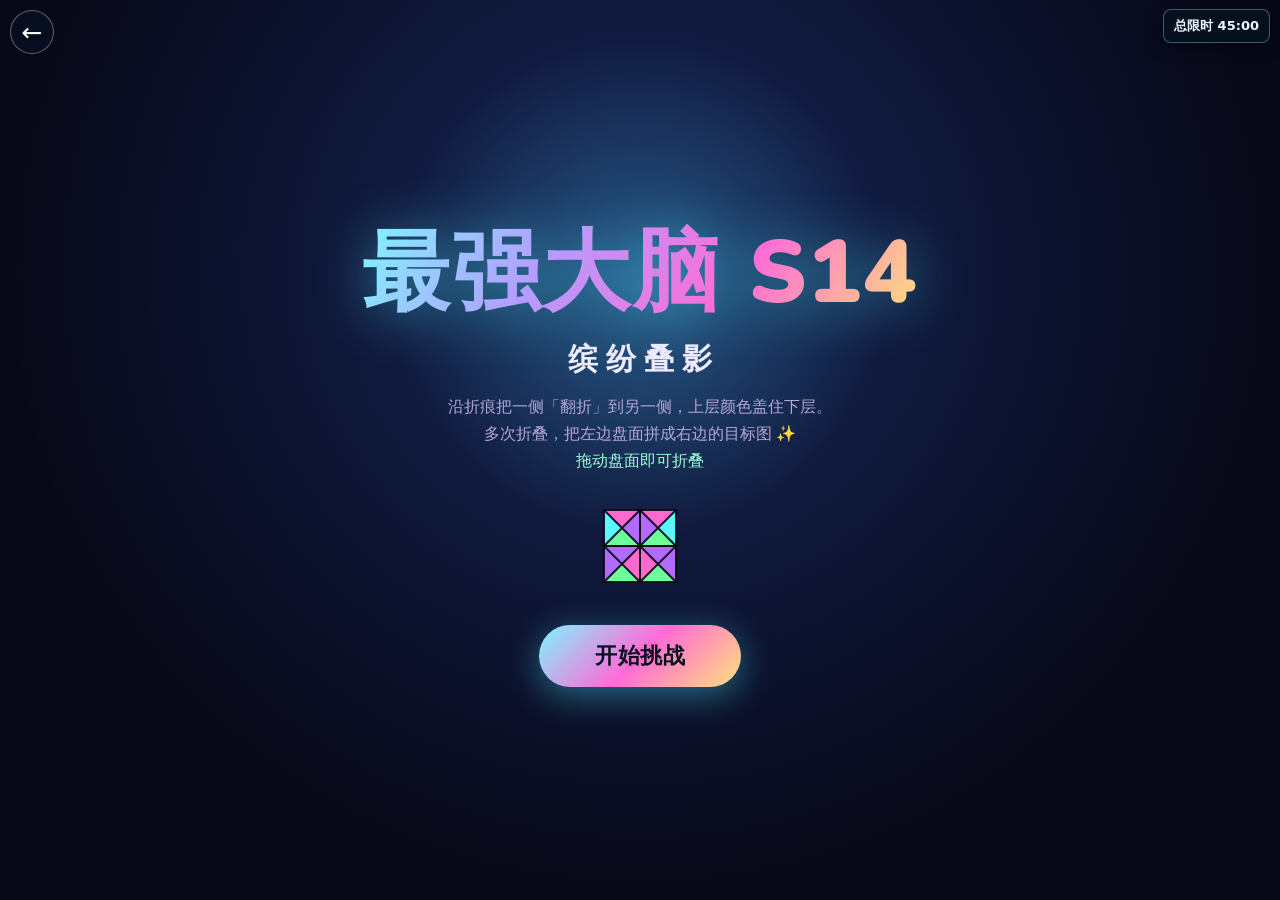
<file: games/缤纷叠影/index.html>
<!DOCTYPE html>
<html lang="zh-CN">
<head>
<meta charset="UTF-8">
<meta name="viewport" content="width=device-width, initial-scale=1, maximum-scale=1, user-scalable=no">
<meta name="apple-mobile-web-app-capable" content="yes">
<title>缤纷叠影</title>
<link href="https://fonts.googleapis.com/css2?family=Nunito:wght@700;900&display=swap" rel="stylesheet">
<style>
* { box-sizing: border-box; margin: 0; padding: 0; -webkit-tap-highlight-color: transparent; }

html, body { width:100%; height:100%; overflow:hidden; overscroll-behavior:none; }
body{
  min-height:100dvh;
  background:
    radial-gradient(circle at 72% 16%, rgba(73,214,255,.2), transparent 34%),
    radial-gradient(circle at 18% 24%, rgba(180,98,255,.22), transparent 38%),
    radial-gradient(ellipse at 50% 120%, #10285f 0%, transparent 56%),
    linear-gradient(180deg,#050715 0%,#0b1230 48%,#150826 100%);
  display:flex; flex-direction:column; align-items:center; justify-content:flex-start;
  font-family:'Nunito','Microsoft YaHei',sans-serif; color:#f0eaff;
  position:relative;
  padding:env(safe-area-inset-top,12px) 0 env(safe-area-inset-bottom,8px);
}
body::before{
  content:""; position:fixed; left:50%; top:48%; width:min(120vw,760px); height:min(120vw,760px);
  transform:translate(-50%,-50%) rotate(-14deg); pointer-events:none; z-index:0;
  border:1px solid rgba(125,247,255,.14); border-radius:50%;
  box-shadow:
    0 0 0 42px rgba(125,247,255,.025),
    0 0 0 88px rgba(255,107,214,.035),
    0 0 90px rgba(77,233,255,.16);
  animation:orbitBreath 4.8s ease-in-out infinite alternate;
}
@keyframes orbitBreath{ from{opacity:.42;transform:translate(-50%,-50%) rotate(-18deg) scale(.96);} to{opacity:.82;transform:translate(-50%,-50%) rotate(-8deg) scale(1.03);} }

#bg-canvas{ position:fixed; inset:0; pointer-events:none; z-index:0; }

#app{
  position:relative; z-index:1; width:100%; max-width:480px;
  display:flex; flex-direction:column; align-items:center;
  padding:6px 12px 8px; gap:8px; min-height:100dvh; justify-content:flex-start;
}

#title-wrap{ text-align:center; }
h1{
  font-size:clamp(1.3rem,6vw,1.9rem); font-weight:900; letter-spacing:6px;
  background:linear-gradient(105deg,#7df7ff,#b59cff,#ff6bd6,#ffe27a);
  -webkit-background-clip:text; -webkit-text-fill-color:transparent;
  filter:drop-shadow(0 0 18px #4de9ff88);
  animation:titlePop 3s ease-in-out infinite alternate;
}
@keyframes titlePop{ from{letter-spacing:6px;} to{letter-spacing:9px;filter:drop-shadow(0 0 22px #ff9de099);} }
#subtitle{ font-size:clamp(0.58rem,2.2vw,0.72rem); color:#a9dfff; letter-spacing:1.5px; margin-top:2px; text-shadow:0 0 12px rgba(77,233,255,.45); }

#diff-bar{ display:none; gap:5px; flex-wrap:wrap; justify-content:center; }
.diff-btn{
  padding:6px 10px; border-radius:999px; border:2px solid transparent;
  font-size:clamp(0.64rem,2.6vw,0.76rem); font-weight:700; cursor:pointer;
  font-family:inherit; letter-spacing:0.3px; transition:all 0.2s;
  background:rgba(255,255,255,0.07); color:#c8bde8; touch-action:manipulation;
}
.diff-btn.active{ color:#06111f; border-color:var(--dc); background:linear-gradient(135deg,var(--dc),#ffffff); box-shadow:0 0 18px var(--dc),0 0 44px rgba(126,238,255,.22); transform:translateY(-1px); }
#d1{--dc:#6fffe9;} #d2{--dc:#7dd3fc;} #d3{--dc:#c4b5fd;} #d4{--dc:#f0abfc;} #d5{--dc:#facc15;}

#hud{
  display:flex; gap:10px; align-items:center; flex-wrap:wrap; justify-content:center;
  font-size:clamp(0.7rem,2.8vw,0.84rem); color:#c8bde8;
  background:rgba(255,255,255,0.06); padding:6px 14px; border-radius:999px;
  border:1px solid rgba(255,255,255,0.1);
}
#hud b{ color:#ffe08a; font-family:'Nunito'; }
#timer.low{ color:#f87171; animation:tblink 1s steps(2) infinite; }
@keyframes tblink{ 50%{opacity:0.4;} }

#play{ display:flex; gap:14px; align-items:flex-start; justify-content:center; flex-wrap:wrap; }
.panel{ display:flex; flex-direction:column; align-items:center; gap:6px; }
.panel-label{ font-size:clamp(0.6rem,2.3vw,0.72rem); color:#b69ad6; letter-spacing:1px; font-weight:700; }

.board-wrap, .target-wrap{
  padding:10px; background:linear-gradient(145deg,rgba(13,30,72,.72),rgba(38,12,66,.56)); border-radius:18px;
  border:2px solid rgba(126,238,255,0.22);
  box-shadow:0 0 42px rgba(77,233,255,.18),0 0 76px rgba(255,107,214,.1),0 16px 50px #00000066,inset 0 1px 0 rgba(255,255,255,0.14);
  line-height:0;
}
canvas#board{ touch-action:none; cursor:grab; border-radius:8px; }
canvas#board:active{ cursor:grabbing; }
canvas#target{ border-radius:6px; }

#hintline{ font-size:clamp(0.56rem,2.2vw,0.68rem); color:#9a8fd0; letter-spacing:0.5px; text-align:center; max-width:320px; }

#buttons{ display:flex; gap:6px; flex-wrap:wrap; justify-content:center; }
button{
  padding:9px 14px; border:none; border-radius:999px; font-size:clamp(0.72rem,2.8vw,0.82rem);
  cursor:pointer; font-family:inherit; font-weight:700; letter-spacing:0.5px;
  transition:all 0.14s cubic-bezier(.34,1.56,.64,1); box-shadow:0 3px 12px #0004; touch-action:manipulation;
}
button:active{ transform:scale(0.93); }
button:disabled{ opacity:0.3; pointer-events:none; }
#btn-new{ background:linear-gradient(135deg,#6fffe9,#3b82f6); color:#06111f; }
#btn-reset{ background:linear-gradient(135deg,#334155,#111827); color:#d7efff; }
#btn-undo{ background:linear-gradient(135deg,#7dd3fc,#6366f1); color:#06111f; }
#btn-hint{ background:linear-gradient(135deg,#ffe27a,#ff7ac8); color:#14091b; }
#btn-demo{ background:linear-gradient(135deg,#f0abfc,#8b5cf6); color:#fff; }
#btn-music{ background:linear-gradient(135deg,#48e7ff,#b26cff); color:#06111f; }

#msg{ min-height:1.2rem; font-size:clamp(0.75rem,3vw,0.88rem); font-weight:700; color:#ffe08a; letter-spacing:1px; text-align:center; text-shadow:0 0 10px #ffe08a88; }

.spark{ position:fixed; pointer-events:none; z-index:500; border-radius:50%; animation:sparkFly var(--dur,0.7s) ease-out forwards; }
@keyframes sparkFly{ 0%{transform:translate(0,0) scale(1);opacity:1;} 100%{transform:translate(var(--tx,20px),var(--ty,-40px)) scale(0);opacity:0;} }

#settle-mask{ position:fixed; inset:0; background:rgba(8,4,20,0.85); display:none; align-items:center; justify-content:center; z-index:1000; -webkit-backdrop-filter:blur(6px); backdrop-filter:blur(6px); }
#settle-mask.show{ display:flex; animation:fadeIn 0.35s ease; }
@keyframes fadeIn{ from{opacity:0;} to{opacity:1;} }
#settle-card{
  width:92%; max-width:440px;
  background:linear-gradient(160deg,#2a1556,#160d30);
  border:2px solid #b07aff; border-radius:30px; padding:32px 26px 24px;
  text-align:center; box-shadow:0 0 70px #8b3bed77,0 24px 70px #000b;
  animation:cardPop 0.5s cubic-bezier(.34,1.56,.64,1);
}
@keyframes cardPop{ from{transform:scale(0.6) translateY(30px);opacity:0;} to{transform:scale(1);opacity:1;} }
#settle-title{ font-size:1.9rem; font-weight:900; letter-spacing:3px; margin-bottom:3px;
  background:linear-gradient(135deg,#ffe08a,#fb923c,#c9b8ff); -webkit-background-clip:text; -webkit-text-fill-color:transparent; }
#settle-sub{ font-size:0.8rem; color:#b69ad6; margin-bottom:14px; letter-spacing:1px; }
#settle-rank{ font-size:5.5rem; font-weight:900; line-height:1; margin:6px 0 2px; filter:drop-shadow(0 0 24px currentColor); opacity:0; }
#settle-rank.reveal{ animation:rankPop 0.65s cubic-bezier(.34,1.56,.64,1) both; }
@keyframes rankPop{ 0%{transform:scale(0) rotate(-40deg);opacity:0;} 60%{transform:scale(1.45) rotate(8deg);opacity:1;} 100%{transform:scale(1) rotate(0);opacity:1;} }
#settle-rank.counting{ opacity:1; font-size:1.7rem; color:#b69ad6 !important; animation:countPulse 0.6s ease-in-out infinite alternate; }
@keyframes countPulse{ from{opacity:0.5;} to{opacity:1;} }
#settle-stars{ font-size:1.1rem; letter-spacing:3px; margin-bottom:12px; min-height:1.4rem; opacity:0; }
#settle-stars.reveal{ animation:starsPop 0.5s ease 0.18s both; }
@keyframes starsPop{ 0%{transform:scale(0.3);opacity:0;} 70%{transform:scale(1.25);} 100%{transform:scale(1);opacity:1;} }
.settle-row{ display:flex; justify-content:space-between; align-items:center; font-size:0.82rem; color:#c8bde8; padding:5px 4px; border-bottom:1px dashed rgba(176,122,255,0.18); }
.settle-row span:last-child{ color:#ffe08a; font-weight:900; font-family:'Nunito'; }
.settle-total{ display:flex; justify-content:space-between; align-items:center; margin-top:10px; padding:10px 6px; background:rgba(255,224,138,0.1); border-radius:14px; border:1px solid #ffe08a44; }
.settle-total span:first-child{ font-size:0.9rem; font-weight:900; color:#fff; }
.settle-total span:last-child{ font-size:1.8rem; font-weight:900; color:#ffe08a; font-family:'Nunito'; text-shadow:0 0 14px #ffe08a88; }
#settle-best{ font-size:0.68rem; color:#7dd3fc; margin-top:8px; min-height:0.9rem; }
#settle-btns{ display:flex; gap:8px; margin-top:16px; }
#settle-btns button{ flex:1; padding:11px 0; }
#sb-again{ background:linear-gradient(135deg,#4ade80,#16a34a); color:#04210f; }
#sb-next{ background:linear-gradient(135deg,#ffe08a,#f59e0b); color:#1a1a2e; }
#sb-close{ background:rgba(255,255,255,0.1); color:#94a3b8; }

#welcome-mask{ position:fixed; inset:0; z-index:9999; display:flex; align-items:center; justify-content:center;
  background:radial-gradient(circle at 50% 32%,rgba(80,230,255,.28),transparent 28%),radial-gradient(ellipse at 50% 30%,#17265a,#070817 70%); transition:opacity .5s ease; }
#welcome-mask.hide{ opacity:0; pointer-events:none; }
#welcome-card{ text-align:center; padding:0 24px; animation:wcIn .6s ease both; }
@keyframes wcIn{ from{opacity:0;transform:translateY(24px) scale(.96);} to{opacity:1;transform:none;} }
#welcome-logo{ font-size:clamp(46px,13vw,88px); font-weight:900; letter-spacing:2px;
  background:linear-gradient(120deg,#7df7ff,#b59cff,#ff6bd6,#ffe27a); -webkit-background-clip:text; background-clip:text;
  color:transparent; filter:drop-shadow(0 4px 28px rgba(77,233,255,.48)); margin-bottom:6px; }
#welcome-title{ font-size:clamp(20px,5vw,30px); font-weight:700; color:#f0eaff; margin-bottom:14px; }
#welcome-sub{ font-size:clamp(13px,3.4vw,16px); color:#b6a6d6; line-height:1.7; max-width:440px; margin:0 auto 26px; }
#welcome-demo{ margin:0 auto 28px; line-height:0; }
#welcome-start{ font-size:clamp(18px,4.6vw,22px); font-weight:800; color:#06111f; cursor:pointer; border:none;
  padding:16px 56px; border-radius:999px; background:linear-gradient(135deg,#7df7ff,#ff6bd6,#ffe27a);
  box-shadow:0 8px 34px rgba(77,233,255,.42); transition:transform .15s ease,box-shadow .15s ease;
  animation:wcPulse 1.8s ease-in-out infinite; }
#welcome-start:hover{ transform:translateY(-2px) scale(1.04); box-shadow:0 12px 40px rgba(192,132,252,.65); }
#welcome-start:active{ transform:scale(.97); }
@keyframes wcPulse{ 0%,100%{box-shadow:0 8px 32px rgba(192,132,252,.5);} 50%{box-shadow:0 8px 44px rgba(192,132,252,.85);} }
</style>
<style id="touchGuardStyle">
  html, body, body *{
    -webkit-user-select:none;
    user-select:none;
    -webkit-touch-callout:none;
  }
  img, svg, canvas{
    -webkit-user-drag:none;
    user-drag:none;
  }
  input, textarea, [contenteditable="true"]{
    -webkit-user-select:text;
    user-select:text;
    -webkit-touch-callout:default;
  }
</style>
<style id="hubReturnStyle">
  #hubReturnBtn{
    position:fixed;
    left:max(10px, env(safe-area-inset-left));
    top:max(10px, env(safe-area-inset-top));
    z-index:2147483000;
    display:inline-flex;
    align-items:center;
    justify-content:center;
    min-width:74px;
    height:34px;
    padding:0 12px;
    border-radius:999px;
    border:1px solid rgba(159,216,255,.48);
    background:rgba(6,12,24,.74);
    color:#f3f7ff;
    box-shadow:0 10px 30px rgba(0,0,0,.32), inset 0 1px 0 rgba(255,255,255,.12);
    -webkit-backdrop-filter:blur(12px);
    backdrop-filter:blur(12px);
    font:900 13px/1 "PingFang SC","Microsoft YaHei",system-ui,-apple-system,sans-serif;
    letter-spacing:0;
    text-decoration:none;
    pointer-events:auto;
    -webkit-user-select:none;
    user-select:none;
    -webkit-touch-callout:none;
    transition:transform .12s ease, border-color .16s ease, background .16s ease;
  }
  #hubReturnBtn:active{transform:scale(.96);border-color:rgba(46,230,214,.78);background:rgba(18,34,58,.82)}
  @media (max-width:640px){#hubReturnBtn{height:30px;min-width:66px;padding:0 9px;font-size:12px}}
</style>
<style> #btn-hint,#btn-demo,#hintBtn,#autoBtn,#btn-reveal,#btn-replay,#sb-next,#next,#newGameBtn,#diff-bar{display:none!important}</style>
</head>
<body>

<div id="welcome-mask">
  <div id="welcome-card">
    <div id="welcome-logo">最强大脑 S14</div>
    <div id="welcome-title">缤 纷 叠 影</div>
    <div id="welcome-sub">沿折痕把一侧「翻折」到另一侧，上层颜色盖住下层。<br>多次折叠，把左边盘面拼成右边的目标图 ✨<br><span style="color:#9affd8">拖动盘面即可折叠</span></div>
    <canvas id="welcome-demo" width="180" height="90"></canvas>
    <br>
    <button id="welcome-start">开始挑战</button>
  </div>
</div>

<canvas id="bg-canvas"></canvas>

<div id="app">
  <div id="title-wrap">
    <h1>缤 纷 叠 影</h1>
    <div id="subtitle">沿折痕翻折 · 上层覆盖下层 · 拼出目标图 ✨</div>
  </div>

  <div id="diff-bar">
    <button class="diff-btn active" id="d1" onclick="setDiff(1)">🌱 3×3·1折</button>
    <button class="diff-btn"        id="d2" onclick="setDiff(2)">🌿 3×3·2折</button>
    <button class="diff-btn"        id="d3" onclick="setDiff(3)">🌙 4×4·2折</button>
    <button class="diff-btn"        id="d4" onclick="setDiff(4)">⭐ 4×4·3折斜</button>
    <button class="diff-btn"        id="d5" onclick="setDiff(5)">🔥 5×5·4折斜</button>
  </div>

  <div id="hud">
    🪭 <b id="moves">0</b> 折 &nbsp;·&nbsp;
    🎯 <b id="par">—</b> &nbsp;·&nbsp;
    <b id="timer" hidden>0</b>
    ✅ <b id="progress">0</b>
  </div>

  <div id="play">
    <div class="panel">
      <div class="panel-label">当前盘面</div>
      <div class="board-wrap"><canvas id="board"></canvas></div>
    </div>
    <div class="panel">
      <div class="panel-label">目标图形</div>
      <div class="target-wrap"><canvas id="target"></canvas></div>
    </div>
  </div>

  <div id="hintline">👆 抓住一角往折痕方向拖动 · 起点那侧被翻折覆盖到对面</div>

  <div id="buttons">
    <button id="btn-new">↻ 重做本题</button>
    <button id="btn-undo">↶ 撤销</button>
    <button id="btn-reset">↺ 重置</button>
    <button id="btn-hint">💡 提示</button>
    <button id="btn-demo">🎬 演示</button>
    <button id="btn-music">🔇 关音乐</button>
  </div>

  <div id="msg"></div>
</div>

<!-- 结算弹窗 -->
<div id="settle-mask">
  <div id="settle-card">
    <div id="settle-title">关卡完成</div>
    <div id="settle-sub"></div>
    <div id="settle-rank">S</div>
    <div id="settle-stars">★★★</div>
    <div id="settle-rows"></div>
    <div class="settle-total"><span>⭐ 总分</span><span id="settle-total-val">0</span></div>
    <div id="settle-best"></div>
    <div id="settle-btns">
      <button id="sb-again">🔄 再来</button>
      <button id="sb-next">下一关</button>
      <button id="sb-close">✕</button>
    </div>
  </div>
</div>

<script>
// ══════════════════════════════════════════════════════════
// ── audio (synth piano music + sfx)  ── 复用同系列音频引擎 ──
// ══════════════════════════════════════════════════════════
let audioCtx=null,masterGain=null,masterFilter=null;
let musicPlaying=false,musicNodes=new Set(),schedulerTimer=null;
let _autoStartDone=false;
const GAME_MUSIC_URL='audio/game-music.mp3';
const EMBEDDED_IN_HUB=window.self!==window.top;
let recordedMusic=null;
function track(node){ musicNodes.add(node); node.onended=()=>musicNodes.delete(node); }
function getAC(){
  if(!audioCtx){
    audioCtx=new(window.AudioContext||window.webkitAudioContext)();
    masterGain=audioCtx.createGain(); masterGain.gain.value=0.32;
    masterFilter=audioCtx.createBiquadFilter();
    masterFilter.type='lowpass'; masterFilter.frequency.value=6500; masterFilter.Q.value=0.2;
    masterGain.connect(masterFilter); masterFilter.connect(audioCtx.destination);
  }
  return audioCtx;
}
const N5={ C4:261.63,D4:293.66,E4:329.63,F4:349.23,G4:392,A4:440,B4:493.88,
  C5:523.25,D5:587.33,E5:659.25,F5:698.46,G5:784,A5:880,B5:987.77,C6:1046.5,E6:1318.5 };
function ntof(n){
  const m=/^([A-G])(#|b)?(\d)$/.exec(n);
  const base={C:0,D:2,E:4,F:5,G:7,A:9,B:11}[m[1]];
  const acc=m[2]==='#'?1:m[2]==='b'?-1:0;
  const midi=base+acc+(+m[3]+1)*12;
  return 440*Math.pow(2,(midi-69)/12);
}
function playNote(freq,when,dur,vol=0.08,type='sine'){
  const ac=getAC(),o=ac.createOscillator(),g=ac.createGain();
  o.connect(g); g.connect(masterGain);
  o.type=type; o.frequency.setValueAtTime(freq,when);
  g.gain.setValueAtTime(0,when);
  g.gain.linearRampToValueAtTime(vol,when+0.015);
  g.gain.exponentialRampToValueAtTime(Math.max(0.0001,vol*0.6),when+dur*0.4);
  g.gain.linearRampToValueAtTime(0,when+dur);
  o.start(when); o.stop(when+dur+0.01); track(o);
}
let _noiseBuf=null;
function getNoise(ac){
  if(!_noiseBuf){
    const len=Math.floor(ac.sampleRate*0.05);
    _noiseBuf=ac.createBuffer(1,len,ac.sampleRate);
    const d=_noiseBuf.getChannelData(0);
    for(let i=0;i<len;i++)d[i]=Math.random()*2-1;
  }
  return _noiseBuf;
}
function playPiano(freq,when,dur,vel){
  const ac=getAC();
  const isMel=vel>0.6, nP=isMel?7:5, B=0.0005;
  const baseDecay=(isMel?3.6:2.2)+Math.max(0,(340-freq)/340)*2.2;
  const voices=isMel?[-4,4]:[0];
  const out=ac.createGain(); out.gain.value=Math.max(0.04,vel)*0.5; out.connect(masterGain);
  voices.forEach(cents=>{
    const det=Math.pow(2,cents/1200);
    for(let n=1;n<=nP;n++){
      const pf=freq*n*Math.sqrt(1+B*n*n)*det;
      if(pf>ac.sampleRate*0.45)break;
      const o=ac.createOscillator(),g=ac.createGain();
      o.type='sine'; o.frequency.setValueAtTime(pf,when);
      o.connect(g); g.connect(out);
      const amp=(1/Math.pow(n,1.25))/voices.length;
      const dk=baseDecay/(1+(n-1)*0.7);
      g.gain.setValueAtTime(0.0001,when);
      g.gain.exponentialRampToValueAtTime(Math.max(0.0002,amp),when+0.004);
      g.gain.exponentialRampToValueAtTime(0.0001,when+dk);
      o.start(when); o.stop(when+dk+0.05); track(o);
    }
  });
  const src=ac.createBufferSource(); src.buffer=getNoise(ac);
  const bp=ac.createBiquadFilter(); bp.type='bandpass';
  bp.frequency.value=Math.min(6000,freq*4); bp.Q.value=0.7;
  const ng=ac.createGain();
  ng.gain.setValueAtTime(vel*0.05,when);
  ng.gain.exponentialRampToValueAtTime(0.0001,when+0.04);
  src.connect(bp); bp.connect(ng); ng.connect(masterGain);
  src.start(when); src.stop(when+0.06); track(src);
}
const SONG_BPM=90,SBEAT=60/SONG_BPM;
const PROG=[
  {bass:'C3',t:['C4','E4','G4'],mel:[['E5',2],['D5',1],['C5',1]]},
  {bass:'G2',t:['G3','B3','D4'],mel:[['D5',2],['C5',1],['B4',1]]},
  {bass:'A2',t:['A3','C4','E4'],mel:[['C5',2],['B4',1],['A4',1]]},
  {bass:'E2',t:['E3','G3','B3'],mel:[['B4',2],['A4',1],['G4',1]]},
  {bass:'F2',t:['F3','A3','C4'],mel:[['A4',2],['G4',1],['F4',1]]},
  {bass:'C3',t:['C4','E4','G4'],mel:[['G4',2],['A4',1],['B4',1]]},
  {bass:'F2',t:['F3','A3','C4'],mel:[['A4',1],['C5',1],['F5',2]]},
  {bass:'G2',t:['G3','B3','D4'],mel:[['D5',2],['B4',1],['G4',1]]},
];
let song=null,loopStart=0,evIdx=0;
function buildSong(){
  const ev=[];
  PROG.forEach((p,bar)=>{
    const t0=bar*4,bass=ntof(p.bass),tn=p.t.map(ntof);
    const lh=[bass,tn[1],tn[2],tn[1],tn[0],tn[1],tn[2],tn[1]];
    for(let e=0;e<8;e++)ev.push({beat:t0+e*0.5,f:lh[e],dur:0.55,vel:0.42});
    let mt=t0;
    p.mel.forEach(([nn,d])=>{ev.push({beat:mt,f:ntof(nn),dur:d*0.96,vel:0.85});mt+=d;});
  });
  ev.sort((a,b)=>a.beat-b.beat);
  return{ev,loop:PROG.length*4};
}
function scheduleMusic(){
  if(!musicPlaying)return;
  const ac=getAC(),look=ac.currentTime+0.3;
  while(true){
    const e=song.ev[evIdx],when=loopStart+e.beat*SBEAT;
    if(when<look){
      playPiano(e.f,when,e.dur*SBEAT,e.vel);
      evIdx++;
      if(evIdx>=song.ev.length){evIdx=0;loopStart+=song.loop*SBEAT;}
    }else break;
  }
  schedulerTimer=setTimeout(scheduleMusic,60);
}
function startMusic(){ return; // 海选版不播放背景音乐
  const btn=document.getElementById('btn-music');
  if(EMBEDDED_IN_HUB){
    musicPlaying=false;
    if(btn){btn.textContent='🎵 大厅播放';btn.style.opacity='0.55';btn.disabled=true;}
    return;
  }
  if(!recordedMusic){
    recordedMusic=new Audio(GAME_MUSIC_URL);
    recordedMusic.loop=true;
    recordedMusic.preload='auto';
    recordedMusic.crossOrigin='anonymous';
    recordedMusic.volume=.32;
  }
  musicPlaying=true;
  recordedMusic.play().catch(()=>{});
  if(btn){btn.textContent='🔇 关音乐';btn.style.opacity='0.75';}
}
function stopMusic(){
  musicPlaying=false; clearTimeout(schedulerTimer);
  musicNodes.forEach(n=>{try{n.stop();}catch(e){}}); musicNodes.clear();
  if(recordedMusic) recordedMusic.pause();
  const btn=document.getElementById('btn-music'); if(btn){btn.textContent='🎵 开音乐'; btn.style.opacity='1';}
}
function toggleMusic(){ musicPlaying?stopMusic():startMusic(); }
function sfxFold(){
  const ac=getAC(),t=ac.currentTime;
  playNote(N5.A4,t,0.09,0.05,'triangle'); playNote(N5.E5,t+0.04,0.12,0.05,'sine');
  const src=ac.createBufferSource(); src.buffer=getNoise(ac);
  const bp=ac.createBiquadFilter(); bp.type='bandpass'; bp.frequency.value=1800; bp.Q.value=0.6;
  const g=ac.createGain(); g.gain.setValueAtTime(0.05,t); g.gain.exponentialRampToValueAtTime(0.0001,t+0.08);
  src.connect(bp); bp.connect(g); g.connect(masterGain); src.start(t); src.stop(t+0.09); track(src);
}
function sfxProgress(){ const ac=getAC(),t=ac.currentTime; playNote(N5.D5,t,0.08,0.045,'sine'); playNote(N5.F5,t+0.06,0.08,0.04,'sine'); }
function sfxWin(){
  const ac=getAC(),t=ac.currentTime;
  [N5.C5,N5.E5,N5.G5,N5.C6,N5.E6].forEach((f,i)=>playNote(f,t+i*0.11,0.35,0.09,'sine'));
  setTimeout(()=>{ [N5.G5,N5.C6,N5.E6].forEach((f,i)=>playNote(f,getAC().currentTime+i*0.09,0.5,0.07,'triangle')); },600);
}
function playTick(){ const ac=getAC(),t=ac.currentTime; playNote(N5.A5,t,.04,.02,'sine'); }
function sfxRankReveal(g){
  const ac=getAC(),t=ac.currentTime;
  const chords={S:[N5.C5,N5.E5,N5.G5,N5.C6,N5.E6],A:[N5.C5,N5.E5,N5.G5,N5.C6],B:[N5.A4,N5.C5,N5.E5],C:[N5.G4,N5.B4]};
  (chords[g]||chords.C).forEach((f,i)=>playNote(f,t+i*.09,.45,.09,'sine'));
}
function spawnSparks(cx,cy,colors){
  for(let i=0;i<9;i++){
    const el=document.createElement('div'); el.className='spark';
    const angle=(Math.PI*2*i)/9+Math.random()*.5,dist=28+Math.random()*44;
    el.style.setProperty('--tx',Math.cos(angle)*dist+'px');
    el.style.setProperty('--ty',(Math.sin(angle)*dist-18)+'px');
    el.style.setProperty('--dur',(0.5+Math.random()*.38)+'s');
    el.style.background=colors[Math.floor(Math.random()*colors.length)];
    el.style.left=(cx-4)+'px'; el.style.top=(cy-4)+'px';
    el.style.width=el.style.height=(4+Math.random()*5)+'px';
    document.body.appendChild(el); setTimeout(()=>el.remove(),950);
  }
}
function _tryAutoMusic(){ if(!_autoStartDone){_autoStartDone=true;startMusic();} }
document.addEventListener('click',_tryAutoMusic,{once:true});
document.addEventListener('touchstart',_tryAutoMusic,{once:true});

// ══════════════════════════════════════════════════════════
// ── bg canvas ─────────────────────────────────────────────
// ══════════════════════════════════════════════════════════
const bgCanvas=document.getElementById('bg-canvas'),bgCtx=bgCanvas.getContext('2d');
const FLOATERS=[],ICONS=['◆','◇','▲','△','✦','✧','💠','✨','🔷','🔺','⬢','💫'];
function initBg(){
  bgCanvas.width=window.innerWidth; bgCanvas.height=window.innerHeight; FLOATERS.length=0;
  for(let i=0;i<30;i++)FLOATERS.push({x:Math.random()*bgCanvas.width,y:Math.random()*bgCanvas.height,icon:ICONS[Math.floor(Math.random()*ICONS.length)],size:9+Math.random()*16,vx:(Math.random()-.5)*.35,vy:-.18-Math.random()*.4,alpha:.1+Math.random()*.24,rot:Math.random()*Math.PI*2,rotV:(Math.random()-.5)*.018});
}
function animateBg(){
  const W=bgCanvas.width,H=bgCanvas.height; bgCtx.clearRect(0,0,W,H);
  FLOATERS.forEach(f=>{
    f.x+=f.vx; f.y+=f.vy; f.rot+=f.rotV;
    if(f.y+f.size<0){f.y=H+f.size;f.x=Math.random()*W;}
    if(f.x<-f.size)f.x=W+f.size; if(f.x>W+f.size)f.x=-f.size;
    bgCtx.save(); bgCtx.globalAlpha=f.alpha; bgCtx.translate(f.x,f.y); bgCtx.rotate(f.rot);
    bgCtx.font=f.size+'px serif'; bgCtx.textAlign='center'; bgCtx.textBaseline='middle';
    bgCtx.fillText(f.icon,0,0); bgCtx.restore();
  });
  requestAnimationFrame(animateBg);
}
window.addEventListener('resize',()=>{initBg();if(N_)render();});
initBg(); animateBg();

// ══════════════════════════════════════════════════════════
// ── 游戏配置 ───────────────────────────────────────────────
// ══════════════════════════════════════════════════════════
const PALETTE=['#5cf6ff','#b36bff','#ff68ce','#fff05a','#6dff99']; // 星环跳跃霓虹色
const DIFF_CONFIG={
  1:{N:3, colors:3, K:1, allowDiag:false, timeLimit:120, base:1000, timeRate:10},
  2:{N:3, colors:3, K:2, allowDiag:false, timeLimit:150, base:1500, timeRate:9},
  3:{N:4, colors:3, K:2, allowDiag:false, timeLimit:190, base:2200, timeRate:8},
  4:{N:4, colors:4, K:3, allowDiag:true,  timeLimit:230, base:3000, timeRate:8},
  5:{N:5, colors:4, K:6, allowDiag:true,  timeLimit:290, base:4000, timeRate:7},
};
const MAX_DIFF=5;
let cfg=DIFF_CONFIG[4], curDiff=4;
let N_=0, K_=0;
let board=null, target=null, initial=null;   // Uint8Array, 长度 N*N*4
let boardStack=[];                            // 撤销栈
let genFolds=[];                              // 生成关卡用的折叠序列（演示用）
let moves=0, par=0;
let timeLeft=0, timerID=null, won=false, started=false;
let demoUsed=false, hintCount=0, solStates=[], demoPlaying=false, animating=false;
window.GGAME_APPLY_LEVEL=n=>{
  const band=n<=2?1:n<=4?2:n<=6?3:n<=9?4:5;
  if(window.GGameLevels) Math.random=window.GGameLevels.rng('fold-board-'+n);
  setDiff(band);
  if(started)newGame();
};

const boardEl=document.getElementById('board');
const targetEl=document.getElementById('target');
const bctx=boardEl.getContext('2d');
const tctx=targetEl.getContext('2d');
const movesEl=document.getElementById('moves'), parEl=document.getElementById('par');
const timerEl=document.getElementById('timer'), progressEl=document.getElementById('progress');
const msgEl=document.getElementById('msg');

// 三角形索引: 0=N(上) 1=E(右) 2=S(下) 3=W(左)
const tIdx=(r,c,t)=>(r*N_+c)*4+t;

// ── 折叠数学 ──────────────────────────────────────────────
// 三角形质心（格单位, x 向右 y 向下）
function triCentroid(r,c,t){
  if(t===0) return [c+0.5, r+0.25]; // N
  if(t===1) return [c+0.75,r+0.5 ]; // E
  if(t===2) return [c+0.5, r+0.75]; // S
  return       [c+0.25,r+0.5 ];     // W
}
// 折痕 f={k,pos,dir}; k: 'V'竖线 'H'横线 'D1'(\ , y-x=pos) 'D2'(/ , x+y=pos)
function foldValue(k,pos,cx,cy){
  if(k==='V') return cx-pos;
  if(k==='H') return cy-pos;
  if(k==='D1')return (cy-cx)-pos;
  return (cx+cy)-pos;
}
// 三角形朝向在各镜像下的置换
const TP_V =[0,3,2,1]; // 竖线镜像: E<->W
const TP_H =[2,1,0,3]; // 横线镜像: N<->S
const TP_D1=[3,2,1,0]; // \ 镜像: N<->W, E<->S
const TP_D2=[1,0,3,2]; // / 镜像: N<->E, S<->W
function reflectTri(k,pos,r,c,t){
  if(k==='V')  return [r, 2*pos-1-c, TP_V[t]];
  if(k==='H')  return [2*pos-1-r, c, TP_H[t]];
  if(k==='D1') return [c+pos, r-pos, TP_D1[t]];
  return [pos-1-c, pos-1-r, TP_D2[t]]; // D2
}
// 应用一次折叠: 主动侧(value*dir>0)镜像盖到对面, 主动侧自身不变
function applyFold(grid,f){
  const ng=grid.slice();
  for(let r=0;r<N_;r++)for(let c=0;c<N_;c++)for(let t=0;t<4;t++){
    const ct=triCentroid(r,c,t);
    const v=foldValue(f.k,f.pos,ct[0],ct[1]);
    if(v*f.dir>0){
      const d=reflectTri(f.k,f.pos,r,c,t);
      if(d[0]>=0&&d[0]<N_&&d[1]>=0&&d[1]<N_)
        ng[tIdx(d[0],d[1],d[2])]=grid[tIdx(r,c,t)];
    }
  }
  return ng;
}
function eqGrid(a,b){ for(let i=0;i<a.length;i++)if(a[i]!==b[i])return false; return true; }

// 随机一条折痕
function randFold(){
  const kinds=cfg.allowDiag?['V','H','D1','D2']:['V','H'];
  const k=kinds[Math.random()*kinds.length|0];
  let pos,dir=Math.random()<0.5?1:-1;
  if(k==='V'||k==='H') pos=1+(Math.random()*(N_-1)|0);
  else if(k==='D1')    pos=-(N_-1)+(Math.random()*(2*N_-1)|0);
  else                 pos=1+(Math.random()*(2*N_-1)|0);
  return {k,pos,dir};
}
function randGrid(){
  const nc=cfg.colors||PALETTE.length;
  const g=new Uint8Array(N_*N_*4);
  for(let i=0;i<g.length;i++)g[i]=Math.random()*nc|0;
  return g;
}

// ── 生成关卡 ──────────────────────────────────────────────
function genLevel(){
  for(let attempt=0;attempt<40;attempt++){
    const start=randGrid();
    let tgt=start.slice(); const folds=[]; let tries=0;
    while(folds.length<K_ && tries<K_*10){
      const f=randFold(); const ng=applyFold(tgt,f);
      if(!eqGrid(ng,tgt)){ tgt=ng; folds.push(f); }
      tries++;
    }
    if(folds.length>=Math.max(1,K_-1) && !eqGrid(tgt,start)){
      initial=start; target=tgt; genFolds=folds; par=folds.length;
      board=start.slice(); boardStack=[board.slice()];
      buildSolStates();
      return;
    }
  }
  // 兜底
  initial=randGrid(); board=initial.slice(); boardStack=[board.slice()];
  const ff={k:'V',pos:(N_/2|0)||1,dir:-1};
  target=applyFold(initial,ff); genFolds=[ff]; par=1; buildSolStates();
}
// 参考解的每一步中间盘面: solStates[0]=初始 ... solStates[K]=目标
function buildSolStates(){
  solStates=[initial.slice()]; let s=initial.slice();
  genFolds.forEach(f=>{ s=applyFold(s,f); solStates.push(s.slice()); });
}

function progressCount(){ let n=0; for(let i=0;i<board.length;i++)if(board[i]===target[i])n++; return n; }

// ══════════════════════════════════════════════════════════
// ── 渲染 ──────────────────────────────────────────────────
// ══════════════════════════════════════════════════════════
const DPR=Math.min(2,window.devicePixelRatio||1);
function cellPxFor(){
  const vw=Math.min(window.innerWidth,480);
  const avail=vw-40;
  // 盘面占大头, 目标占约 0.5, 两者并排在 wrap+gap 内
  let s=Math.floor((avail-90)/N_);     // 给目标和间距留空间
  s=Math.max(34,Math.min(64,s));
  return s;
}
let CELL=48, TCELL=22;
function setupCanvas(cv,ctx,px){
  cv.width=N_*px*DPR; cv.height=N_*px*DPR;
  cv.style.width=(N_*px)+'px'; cv.style.height=(N_*px)+'px';
  ctx.setTransform(DPR,0,0,DPR,0,0);
}
// 把单格四个三角的顶点
function triPath(ctx,r,c,t,S){
  const x=c*S,y=r*S, m=S/2;
  ctx.beginPath();
  if(t===0){ ctx.moveTo(x,y); ctx.lineTo(x+S,y); ctx.lineTo(x+m,y+m); }
  else if(t===1){ ctx.moveTo(x+S,y); ctx.lineTo(x+S,y+S); ctx.lineTo(x+m,y+m); }
  else if(t===2){ ctx.moveTo(x+S,y+S); ctx.lineTo(x,y+S); ctx.lineTo(x+m,y+m); }
  else { ctx.moveTo(x,y+S); ctx.lineTo(x,y); ctx.lineTo(x+m,y+m); }
  ctx.closePath();
}
function drawGrid(ctx,g,S,opts){
  opts=opts||{};
  ctx.clearRect(0,0,N_*S,N_*S);
  for(let r=0;r<N_;r++)for(let c=0;c<N_;c++)for(let t=0;t<4;t++){
    triPath(ctx,r,c,t,S);
    ctx.fillStyle=PALETTE[g[tIdx(r,c,t)]];
    ctx.fill();
  }
  if(opts.lines!==false){
    ctx.strokeStyle='rgba(10,10,20,0.92)';
    ctx.lineWidth=Math.max(1,S*0.045);
    ctx.lineJoin='round';
    for(let r=0;r<N_;r++)for(let c=0;c<N_;c++){
      const x=c*S,y=r*S;
      ctx.strokeRect(x,y,S,S);
      ctx.beginPath(); ctx.moveTo(x,y); ctx.lineTo(x+S,y+S);
      ctx.moveTo(x+S,y); ctx.lineTo(x,y+S); ctx.stroke();
    }
  }
}
function render(){
  CELL=cellPxFor(); TCELL=Math.max(16,Math.round(CELL*0.46));
  setupCanvas(boardEl,bctx,CELL);
  setupCanvas(targetEl,tctx,TCELL);
  drawGrid(bctx,board,CELL);
  drawGrid(tctx,target,TCELL);
  updateHud();
}
function updateHud(){
  movesEl.textContent=moves;
  parEl.textContent=par;
  progressEl.textContent=progressCount()+'/'+(N_*N_*4);
}

// ── 折叠预览（拖动时把结果叠在当前盘面上 + 高亮折痕）──
function drawPreview(f){
  drawGrid(bctx,board,CELL);
  if(!f)return;
  const res=applyFold(board,f);
  bctx.save(); bctx.globalAlpha=0.45;
  for(let r=0;r<N_;r++)for(let c=0;c<N_;c++)for(let t=0;t<4;t++){
    if(res[tIdx(r,c,t)]!==board[tIdx(r,c,t)]){
      triPath(bctx,r,c,t,CELL); bctx.fillStyle=PALETTE[res[tIdx(r,c,t)]]; bctx.fill();
    }
  }
  bctx.restore();
  drawFoldLine(bctx,f,CELL,'#ffffff');
}
function drawFoldLine(ctx,f,S,col){
  const L=N_*S;
  ctx.save();
  ctx.strokeStyle=col; ctx.lineWidth=Math.max(2.5,S*0.07);
  ctx.setLineDash([S*0.28,S*0.18]); ctx.lineCap='round';
  ctx.shadowColor=col; ctx.shadowBlur=10;
  ctx.beginPath();
  if(f.k==='V'){ ctx.moveTo(f.pos*S,0); ctx.lineTo(f.pos*S,L); }
  else if(f.k==='H'){ ctx.moveTo(0,f.pos*S); ctx.lineTo(L,f.pos*S); }
  else if(f.k==='D1'){ // y-x=pos  => y=x+pos
    let p1=clipLineD1(f.pos); ctx.moveTo(p1[0]*S,p1[1]*S); ctx.lineTo(p1[2]*S,p1[3]*S);
  } else { // D2 x+y=pos
    let p1=clipLineD2(f.pos); ctx.moveTo(p1[0]*S,p1[1]*S); ctx.lineTo(p1[2]*S,p1[3]*S);
  }
  ctx.stroke(); ctx.restore();
}
// 把对角线裁剪到 [0,N]×[0,N] 方框内, 返回两端点 [x1,y1,x2,y2]
function clipLineD1(d){ // y=x+d
  const pts=[];
  // 与 x=0,x=N,y=0,y=N 交点
  [[0,0+d],[N_,N_+d]].forEach(p=>{ if(p[1]>=0&&p[1]<=N_)pts.push(p); });
  [[0-d,0],[N_-d,N_]].forEach(p=>{ if(p[0]>=0&&p[0]<=N_)pts.push(p); });
  return dedupe(pts);
}
function clipLineD2(s){ // x+y=s
  const pts=[];
  [[0,s],[N_,s-N_]].forEach(p=>{ if(p[1]>=0&&p[1]<=N_)pts.push(p); });
  [[s,0],[s-N_,N_]].forEach(p=>{ if(p[0]>=0&&p[0]<=N_)pts.push(p); });
  return dedupe(pts);
}
function dedupe(pts){
  const u=[];
  pts.forEach(p=>{ if(!u.some(q=>Math.abs(q[0]-p[0])<1e-6&&Math.abs(q[1]-p[1])<1e-6))u.push(p); });
  if(u.length<2)return [0,0,0,0];
  return [u[0][0],u[0][1],u[1][0],u[1][1]];
}

// ── 折叠提交动画（翻折）──
function animateFold(oldGrid,newGrid,f,cb){
  animating=true;
  // 主动侧快照（只画主动三角, 其余透明）
  const off=document.createElement('canvas'); off.width=N_*CELL*DPR; off.height=N_*CELL*DPR;
  const octx=off.getContext('2d'); octx.setTransform(DPR,0,0,DPR,0,0);
  for(let r=0;r<N_;r++)for(let c=0;c<N_;c++)for(let t=0;t<4;t++){
    const ct=triCentroid(r,c,t), v=foldValue(f.k,f.pos,ct[0],ct[1]);
    if(v*f.dir>0){ triPath(octx,r,c,t,CELL); octx.fillStyle=PALETTE[oldGrid[tIdx(r,c,t)]]; octx.fill(); }
  }
  // 反射矩阵 R (格单位仿射) : x'=a x+c y+e ; y'=b x+d y+f2
  let R;
  if(f.k==='V')  R={a:-1,b:0,c:0,d:1,e:2*f.pos,f2:0};
  else if(f.k==='H') R={a:1,b:0,c:0,d:-1,e:0,f2:2*f.pos};
  else if(f.k==='D1')R={a:0,b:1,c:1,d:0,e:-f.pos,f2:f.pos};
  else R={a:0,b:-1,c:-1,d:0,e:f.pos,f2:f.pos};
  const I={a:1,b:0,c:0,d:1,e:0,f2:0};
  const t0=performance.now(), DUR=240;
  function frame(now){
    let p=Math.min(1,(now-t0)/DUR);
    const e=1-Math.pow(1-p,2);
    drawGrid(bctx,newGrid,CELL);            // 底层 = 折叠后结果
    const M={a:I.a+(R.a-I.a)*e,b:I.b+(R.b-I.b)*e,c:I.c+(R.c-I.c)*e,
             d:I.d+(R.d-I.d)*e,e:I.e+(R.e-I.e)*e,f2:I.f2+(R.f2-I.f2)*e};
    bctx.save();
    bctx.setTransform(DPR*M.a,DPR*M.b,DPR*M.c,DPR*M.d,DPR*M.e*CELL,DPR*M.f2*CELL);
    bctx.globalAlpha=0.55+0.45*(1-Math.abs(0.5-e)*2);
    bctx.drawImage(off,0,0,N_*CELL,N_*CELL);
    bctx.restore();
    if(p<1) requestAnimationFrame(frame);
    else { drawGrid(bctx,newGrid,CELL); animating=false; cb&&cb(); }
  }
  requestAnimationFrame(frame);
}

// ══════════════════════════════════════════════════════════
// ── 拖动 → 折痕解析 ───────────────────────────────────────
// ══════════════════════════════════════════════════════════
let dragP0=null;
function evtToCell(e){
  const rect=boardEl.getBoundingClientRect();
  const cx=(e.touches?e.touches[0].clientX:e.clientX)-rect.left;
  const cy=(e.touches?e.touches[0].clientY:e.clientY)-rect.top;
  return {x:cx/CELL, y:cy/CELL};
}
function resolveFold(p0,p1){
  const dx=p1.x-p0.x, dy=p1.y-p0.y, len=Math.hypot(dx,dy);
  if(len<0.5) return null;
  let a=Math.atan2(dy,dx); a=((a%Math.PI)+Math.PI)%Math.PI; // 0..pi
  // 拖动方向 ⟂ 折痕。 0->V, pi/4->D2, pi/2->H, 3pi/4->D1
  const cands=[['V',0],['D2',Math.PI/4],['H',Math.PI/2],['D1',3*Math.PI/4]];
  let best='V',bd=9;
  cands.forEach(([k,ctr])=>{ let dd=Math.abs(a-ctr); dd=Math.min(dd,Math.PI-dd); if(dd<bd){bd=dd;best=k;} });
  const mx=(p0.x+p1.x)/2, my=(p0.y+p1.y)/2;
  let pos,dir;
  if(best==='V'){ pos=clamp(Math.round(mx),1,N_-1); dir=(p0.x<pos)?-1:1; }
  else if(best==='H'){ pos=clamp(Math.round(my),1,N_-1); dir=(p0.y<pos)?-1:1; }
  else if(best==='D1'){ pos=clamp(Math.round(my-mx),-(N_-1),N_-1); dir=((p0.y-p0.x)<pos)?-1:1; }
  else { pos=clamp(Math.round(mx+my),1,2*N_-1); dir=((p0.x+p0.y)<pos)?-1:1; }
  if((best==='D1'||best==='D2') && !cfg.allowDiag) return {k:'BLOCK'};
  return {k:best,pos,dir};
}
function clamp(v,a,b){ return v<a?a:v>b?b:v; }

function onDown(e){
  if(won||animating||demoPlaying||!timerID)return;
  e.preventDefault(); dragP0=evtToCell(e);
}
function onMove(e){
  if(!dragP0)return; e.preventDefault();
  const f=resolveFold(dragP0,evtToCell(e));
  if(f&&f.k==='BLOCK'){ drawGrid(bctx,board,CELL); return; }
  drawPreview(f);
}
function onUp(e){
  if(!dragP0)return; e.preventDefault();
  const p1=evtToCell(e.changedTouches?{clientX:e.changedTouches[0].clientX,clientY:e.changedTouches[0].clientY}:e);
  const f=resolveFold(dragP0,p1);
  dragP0=null;
  if(!f){ drawGrid(bctx,board,CELL); return; }
  if(f.k==='BLOCK'){ drawGrid(bctx,board,CELL); flash('这一关只能横/竖折哦 ✋（对角折在高难度才出现）'); return; }
  const ng=applyFold(board,f);
  if(eqGrid(ng,board)){ drawGrid(bctx,board,CELL); flash('这一折没有覆盖到任何颜色'); return; }
  commitFold(ng,f);
}
function commitFold(ng,f){
  const old=board;
  board=ng; boardStack.push(board.slice());
  moves++; updateHud(); refreshUndo();
  sfxFold();
  const before=progressCount();
  animateFold(old,board,f,()=>{
    updateHud();
    if(progressCount()===N_*N_*4) winGame();
    else if(progressCount()>before && Math.random()>0.5) sfxProgress();
  });
}
boardEl.addEventListener('mousedown',onDown);
window.addEventListener('mousemove',onMove);
window.addEventListener('mouseup',onUp);
boardEl.addEventListener('touchstart',onDown,{passive:false});
boardEl.addEventListener('touchmove',onMove,{passive:false});
boardEl.addEventListener('touchend',onUp,{passive:false});

// ══════════════════════════════════════════════════════════
// ── 流程 ──────────────────────────────────────────────────
// ══════════════════════════════════════════════════════════
function setDiff(d){
  cfg=DIFF_CONFIG[d]; curDiff=d;
  document.querySelectorAll('.diff-btn').forEach(b=>b.classList.remove('active'));
  document.getElementById('d'+d).classList.add('active');
  if(started) newGame();
}
function newGame(){
  clearInterval(timerID); timerID=null;
  N_=cfg.N; K_=cfg.K;
  moves=0; won=false; timeLeft=cfg.timeLimit;
  demoUsed=false; hintCount=0; demoPlaying=false; animating=false; dragP0=null;
  msgEl.textContent='';
  document.getElementById('settle-mask').classList.remove('show');
  const savedRandom=Math.random;
  try { let seed=0x53483135; Math.random=()=>{ seed=(Math.imul(seed,1664525)+1013904223)>>>0; return seed/4294967296; }; genLevel(); } finally { Math.random=savedRandom; }
  render(); refreshUndo();
  startTimer();
}
function resetBoard(){
  if(won||demoPlaying)return;
  board=initial.slice(); boardStack=[board.slice()]; moves=0;
  render(); refreshUndo();
  flash('↺ 已回到初始盘面');
}
function undo(){
  if(won||demoPlaying||animating)return;
  if(boardStack.length<=1)return;
  boardStack.pop(); board=boardStack[boardStack.length-1].slice();
  moves=Math.max(0,moves-1);
  render(); refreshUndo();
}
function refreshUndo(){ document.getElementById('btn-undo').disabled=(boardStack.length<=1); }
function flash(t){ msgEl.textContent=t; setTimeout(()=>{ if(!won&&msgEl.textContent===t)msgEl.textContent=''; },1400); }

// 轻提示: 高亮"下一步"该折的折痕 + 预览结果, 不替你折(封顶 A 级)
function nextHint(){
  if(won||demoPlaying||animating||!timerID)return;
  let i=-1; for(let k=0;k<solStates.length;k++){ if(eqGrid(board,solStates[k])){ i=k; break; } }
  if(i===solStates.length-1){ flash('✨ 已经拼成目标图啦'); return; }
  if(i<0){ flash('🔁 这步之后我跟丢了 · 点 ↶撤销 回到提示路线，或 ↺重置 从头跟提示走'); return; }
  hintCount++;
  drawPreview(genFolds[i]);
  msgEl.textContent='💡 沿高亮折痕折（还剩 '+(K_-i)+' 步）· 轻提示·本局封顶 A 级';
  clearTimeout(nextHint._t);
  nextHint._t=setTimeout(()=>{ if(!animating&&!dragP0&&!won){ drawGrid(bctx,board,CELL); if(msgEl.textContent.indexOf('💡')===0)msgEl.textContent=''; } },2800);
}
// 演示解法: 回到初始, 逐步重放生成折叠(整局算练习)
function demoSolve(){
  if(won||demoPlaying||animating||!timerID)return;
  demoUsed=true; demoPlaying=true;
  board=initial.slice(); boardStack=[board.slice()]; moves=0;
  render();
  flash('💡 看好折法（本局算练习，不计最高分）');
  let i=0;
  function step(){
    if(i>=genFolds.length){
      demoPlaying=false; refreshUndo();
      msgEl.textContent='✨ 演示完毕 · 点「重置」自己来试试';
      return;
    }
    const f=genFolds[i++];
    const ng=applyFold(board,f);
    // 高亮折痕一下再翻
    drawGrid(bctx,board,CELL); drawFoldLine(bctx,f,CELL,'#fff36b');
    setTimeout(()=>{
      board=ng; boardStack.push(board.slice());
      animateFold(boardStack[boardStack.length-2],board,f,()=>{ updateHud(); setTimeout(step,420); });
    },480);
  }
  setTimeout(step,500);
}

function startTimer(){
  timerEl.textContent=timeLeft; timerEl.classList.remove('low');
  timerID=setInterval(()=>{
    timerEl.textContent=timeLeft;
    timerEl.classList.toggle('low',timeLeft<=15);

  },1000);
}
function winGame(){
  if(won)return;
  won=true; clearInterval(timerID); timerID=null;
  sfxWin();
  msgEl.textContent='🎉 拼出目标图形！结算中…';
  for(let i=0;i<6;i++)setTimeout(()=>spawnSparks(window.innerWidth/2+(Math.random()-.5)*200,window.innerHeight/2+(Math.random()-.5)*120,['#ff9de2','#c084fc','#4ade80','#ffe08a','#7affd8']),i*120);
  setTimeout(()=>showSettle(true),420);
}
function loseGame(){ won=true; msgEl.textContent='⏰ 时间到！'; showSettle(false); }

// ══════════════════════════════════════════════════════════
// ── 结算 ──────────────────────────────────────────────────
// ══════════════════════════════════════════════════════════
function rankOf(cleared){
  if(!cleared) return {g:'C',stars:1,color:'#94a3b8'};
  if(demoUsed) return {g:'P',stars:1,color:'#7dd3fc'};
  const ratio=moves/Math.max(1,par);
  let g = ratio<=1.001?'S' : ratio<=1.5?'A' : ratio<=2.2?'B' : 'C';
  if(hintCount>0 && g==='S') g='A'; // 用过轻提示封顶 A
  const M={S:{stars:3,color:'#ffe08a'},A:{stars:3,color:'#67e8f9'},B:{stars:2,color:'#a78bfa'},C:{stars:1,color:'#94a3b8'}};
  return {g, stars:M[g].stars, color:M[g].color};
}
function showSettle(cleared){
  clearInterval(timerID); timerID=null;
  const clearBonus=cleared?cfg.base:0;
  const timeBonus=0;
  let eff=(cleared&&!demoUsed)?Math.max(0,Math.round((par/Math.max(1,moves))*cfg.base)):0;
  if(eff>0 && hintCount>0) eff=Math.round(eff*Math.max(0.3,1-0.12*hintCount));
  const finalScore=clearBonus+timeBonus+eff;
  let rk=rankOf(cleared);
  const diffName={1:'3×3·1折 🌱',2:'3×3·2折 🌿',3:'4×4·2折 🌙',4:'4×4·3折+斜 ⭐',5:'5×5·4折+斜 🔥'}[curDiff];
  document.getElementById('settle-title').textContent=cleared?(demoUsed?'✅ 已完成（练习）':'🎉 图形完成！'):'⏰ 时间到';
  document.getElementById('settle-sub').textContent=diffName+' · 用了 '+moves+' 折（参考 '+par+'）';
  const rankEl=document.getElementById('settle-rank');
  const starsEl=document.getElementById('settle-stars');
  rankEl.className='counting'; rankEl.textContent='计算中…'; rankEl.style.color='';
  starsEl.className=''; starsEl.textContent='';
  const rows=[
    ['🏁 通关奖励',clearBonus],
    [demoUsed?'🎯 效率加成 (用演示，作废)':(hintCount>0?('🎯 效率加成 ('+moves+'/'+par+'折·提示×'+hintCount+')'):('🎯 效率加成 ('+moves+'/'+par+'折)')),eff],
  ];
  document.getElementById('settle-rows').innerHTML=rows.map(([k,v])=>`<div class="settle-row"><span>${k}</span><span>${v>0?'+':''}${v}</span></div>`).join('');
  const key='cfdy_best_'+curDiff;
  const lsGet=k=>{try{return +(localStorage.getItem(k)||0);}catch(e){return 0;}};
  const lsSet=(k,v)=>{try{localStorage.setItem(k,v);}catch(e){}};
  const prev=lsGet(key);
  const isNewBest=finalScore>prev && !demoUsed;
  if(isNewBest&&cleared)lsSet(key,finalScore);
  document.getElementById('settle-best').textContent='';
  document.getElementById('sb-next').style.display=(cleared&&curDiff<MAX_DIFF)?'block':'none';
  document.getElementById('settle-mask').classList.add('show');
  const totalEl=document.getElementById('settle-total-val');
  let cur=0; const stepv=Math.max(1,Math.ceil(finalScore/45)); totalEl.textContent='0';
  const anim=setInterval(()=>{
    cur+=stepv;
    if(cur>=finalScore){ cur=finalScore; clearInterval(anim); totalEl.textContent=finalScore; revealRank(rk,finalScore,prev,isNewBest,cleared); }
    else { totalEl.textContent=cur; if(Math.random()>0.6)playTick(); }
  },24);
}
function revealRank(rk,finalScore,prev,isNewBest,cleared){
  const rankEl=document.getElementById('settle-rank');
  const starsEl=document.getElementById('settle-stars');
  const bestEl=document.getElementById('settle-best');
  rankEl.className=''; rankEl.textContent=rk.g; rankEl.style.color=rk.color;
  starsEl.textContent='★★★'.slice(0,rk.stars)+'☆☆☆'.slice(0,3-rk.stars); starsEl.style.color=rk.color;
  void rankEl.offsetWidth;
  rankEl.classList.add('reveal'); starsEl.classList.add('reveal');
  sfxRankReveal(rk.g);
  if(rk.g==='S'){ for(let i=0;i<8;i++)setTimeout(()=>spawnSparks(window.innerWidth/2+(Math.random()-.5)*160,window.innerHeight*0.42+(Math.random()-.5)*60,['#ffe08a','#fbbf24','#ff9de2']),i*90); }
  bestEl.textContent = !cleared ? '⏰ 未在限时内完成'
    : demoUsed ? '🔍 本局用过演示，不计入最高分　本难度最高分：'+prev
    : isNewBest ? ('🏅 新纪录！'+(hintCount>0?'（用过'+hintCount+'次提示）':'')+' 上次最佳 '+prev)
    : ('本难度最高分：'+Math.max(prev,finalScore));
}

// ══════════════════════════════════════════════════════════
// ── 绑定 ──────────────────────────────────────────────────
// ══════════════════════════════════════════════════════════
document.getElementById('btn-new').addEventListener('click',()=>{if(started)newGame();});
document.getElementById('btn-undo').addEventListener('click',undo);
document.getElementById('btn-reset').addEventListener('click',resetBoard);
document.getElementById('btn-hint').addEventListener('click',nextHint);
document.getElementById('btn-demo').addEventListener('click',demoSolve);
document.getElementById('btn-music').addEventListener('click',toggleMusic);
document.getElementById('sb-again').addEventListener('click',()=>{document.getElementById('settle-mask').classList.remove('show');newGame();});
document.getElementById('sb-next').addEventListener('click',()=>{document.getElementById('settle-mask').classList.remove('show');if(curDiff<MAX_DIFF)setDiff(curDiff+1);});
document.getElementById('sb-close').addEventListener('click',()=>document.getElementById('settle-mask').classList.remove('show'));

// ── 欢迎页迷你演示动画 ──
(function(){
  const cv=document.getElementById('welcome-demo'); if(!cv)return;
  const ctx=cv.getContext('2d'); const dn=2,S=cv.width/(dn*2)/dn; // 2x2 演示
  let dN=2;
  function center(){ return cv.width/2; }
  let g=new Uint8Array(dN*dN*4);
  function reseed(){ for(let i=0;i<g.length;i++)g[i]=Math.random()*PALETTE.length|0; }
  reseed();
  const PS=Math.floor(cv.width/(dN+0.5))/1; const px=36; const ox=(cv.width-dN*px)/2, oy=(cv.height-dN*px)/2;
  function tp(r,c,t){ const x=ox+c*px,y=oy+r*px,m=px/2; ctx.beginPath();
    if(t===0){ctx.moveTo(x,y);ctx.lineTo(x+px,y);ctx.lineTo(x+m,y+m);}
    else if(t===1){ctx.moveTo(x+px,y);ctx.lineTo(x+px,y+px);ctx.lineTo(x+m,y+m);}
    else if(t===2){ctx.moveTo(x+px,y+px);ctx.lineTo(x,y+px);ctx.lineTo(x+m,y+m);}
    else{ctx.moveTo(x,y+px);ctx.lineTo(x,y);ctx.lineTo(x+m,y+m);} ctx.closePath(); }
  function draw(){ ctx.clearRect(0,0,cv.width,cv.height);
    for(let r=0;r<dN;r++)for(let c=0;c<dN;c++)for(let t=0;t<4;t++){ tp(r,c,t); ctx.fillStyle=PALETTE[g[(r*dN+c)*4+t]]; ctx.fill(); }
    ctx.strokeStyle='rgba(10,10,20,0.9)'; ctx.lineWidth=2;
    for(let r=0;r<dN;r++)for(let c=0;c<dN;c++){ const x=ox+c*px,y=oy+r*px; ctx.strokeRect(x,y,px,px);
      ctx.beginPath(); ctx.moveTo(x,y);ctx.lineTo(x+px,y+px); ctx.moveTo(x+px,y);ctx.lineTo(x,y+px); ctx.stroke(); }
  }
  draw();
  let phase=0;
  setInterval(()=>{ // 反复: 竖折 → 横折 → 重新随机
    phase++;
    const TPv=[0,3,2,1],TPh=[2,1,0,3];
    if(phase%3===1){ const ng=g.slice(); for(let r=0;r<dN;r++)for(let c=0;c<dN;c++)for(let t=0;t<4;t++){ const cx=c+ (t===1?0.75:t===3?0.25:0.5); if(cx<1){ const nc=1-c, nt=TPv[t]; ng[(r*dN+nc)*4+nt]=g[(r*dN+c)*4+t]; } } g=ng; }
    else if(phase%3===2){ const ng=g.slice(); for(let r=0;r<dN;r++)for(let c=0;c<dN;c++)for(let t=0;t<4;t++){ const cy=r+ (t===0?0.25:t===2?0.75:0.5); if(cy<1){ const nr=1-r, nt=TPh[t]; ng[(nr*dN+c)*4+nt]=g[(r*dN+c)*4+t]; } } g=ng; }
    else reseed();
    draw();
  },1100);
})();

// ── 开始游戏 ──
var _launched=false;
function launchGame(e){
  if(e){try{e.preventDefault();e.stopPropagation();}catch(_){}}
  if(_launched)return; _launched=true; started=true;
  var mask=document.getElementById('welcome-mask');
  if(mask){mask.classList.add('hide');setTimeout(()=>mask.style.display='none',500);}
  try{newGame();}catch(err){alert('出错了:'+err.message);}
  try{if(!_autoStartDone){_autoStartDone=true;startMusic();}}catch(err){}
}
(function(){
  var b=document.getElementById('welcome-start');
  if(b){b.addEventListener('click',launchGame);b.addEventListener('touchend',launchGame);}
})();
</script>
<script id="touchGuardScript">
(function(){
  const allowText = 'input, textarea, [contenteditable="true"]';
  const isAllowed = target => {
    const el = target && target.nodeType === 1 ? target : target && target.parentElement;
    return !!(el && el.closest && el.closest(allowText));
  };
  ['selectstart','dragstart','contextmenu'].forEach(type => {
    document.addEventListener(type, event => {
      if(!isAllowed(event.target)) event.preventDefault();
    }, {passive:false});
  });
})();
</script>
<script id="hubReturnScript">
(function(){
  if(document.getElementById('hubReturnBtn')) return;
  function hubHref(){
    const url = new URL(location.href);
    const parts = url.pathname.split('/');
    const decoded = parts.map(part => {
      try{return decodeURIComponent(part);}catch(e){return part;}
    });
    const markers = ['G-Game-发布版','g-game-hub','写程序'];
    let pivot = -1;
    markers.forEach(marker => {
      const idx = decoded.lastIndexOf(marker);
      if(idx > pivot) pivot = idx;
    });
    if(pivot >= 0){
      url.pathname = parts.slice(0, pivot + 1).join('/') + '/项目/GGame/GGame二维游戏大厅/';
      url.search = '?v=return-hub';
      url.hash = '';
      return url.href;
    }
    return new URL('../../../GGame二维游戏大厅/?v=return-hub', location.href).href;
  }
  function mount(){
    if(!document.body) return;
    const link = document.createElement('a');
    link.id = 'hubReturnBtn';
    link.href = hubHref();
    link.target = '_top';
    link.textContent = '返回大厅';
    link.setAttribute('aria-label', '返回大厅');
    document.body.appendChild(link);
  }
  if(document.readyState === 'loading') document.addEventListener('DOMContentLoaded', mount, {once:true});
  else mount();
})();
</script>

<script src="../../s14-timer.js?v=20261028e"></script>
<script src="../ggame-exit-control.js?v=20261028e"></script>
</body>
</html>
</file>
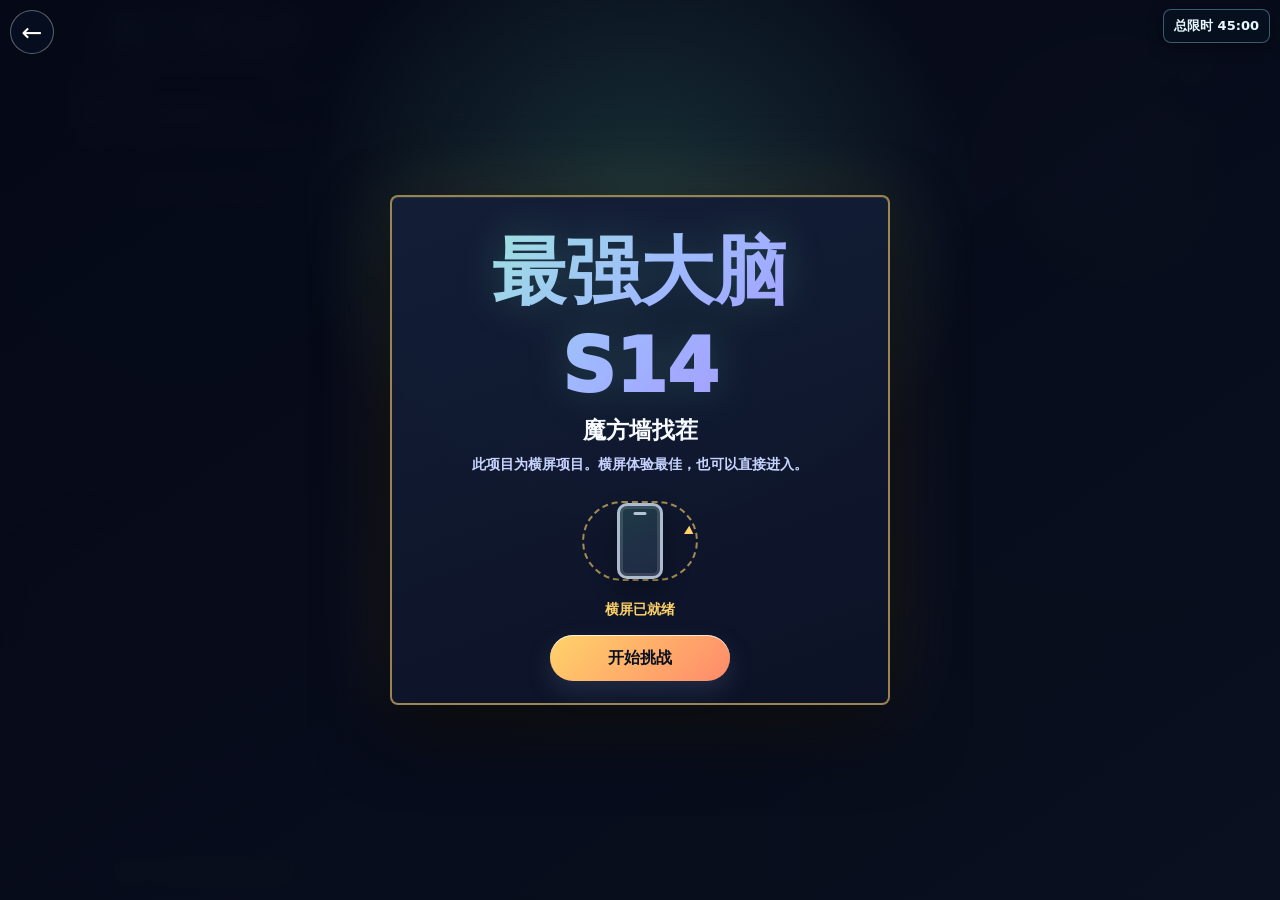
<file: games/镜像裂隙/index.html>
<!DOCTYPE html>
<html lang="zh-CN">
<head>
<meta charset="UTF-8">
<meta name="viewport" content="width=device-width, initial-scale=1, maximum-scale=1, user-scalable=no">
<meta name="apple-mobile-web-app-capable" content="yes">
<title>魔方墙找茬</title>
<style>
*{box-sizing:border-box;margin:0;padding:0;-webkit-tap-highlight-color:transparent}
:root{
  --n:8;
  --cell:22px;
  --gap:3px;
  --accent:#72f5d3;
  --gold:#ffd36a;
  --ink:#eef6ff;
  --muted:#aab4c6;
  --line:rgba(159,210,255,.18);
}
html,body{width:100%;height:100%;overflow:hidden;overscroll-behavior:none}
body{
  min-height:100dvh;
  background:
    radial-gradient(circle at 15% 12%,rgba(114,245,211,.18),transparent 30%),
    radial-gradient(circle at 86% 18%,rgba(169,140,255,.16),transparent 34%),
    linear-gradient(145deg,#050816 0%,#0b1020 52%,#101827 100%);
  color:var(--ink);
  font-family:"PingFang SC","Microsoft YaHei",system-ui,-apple-system,sans-serif;
  display:flex;
  justify-content:center;
  align-items:flex-start;
  padding:env(safe-area-inset-top,8px) 0 env(safe-area-inset-bottom,8px);
  -webkit-user-select:none;
  user-select:none;
  -webkit-touch-callout:none;
}
body[data-boot="1"] #app{filter:blur(4px);transform:scale(.985);opacity:.78}
button{font:inherit;color:inherit}
#bg{position:fixed;inset:0;z-index:0;pointer-events:none}
#app{
  position:relative;
  z-index:1;
  width:100%;
  max-width:1180px;
  height:100dvh;
  min-height:0;
  display:grid;
  grid-template-columns:minmax(210px,280px) minmax(0,1fr);
  grid-template-rows:auto auto auto 1fr auto;
  align-items:stretch;
  gap:8px 10px;
  padding:8px 10px;
  transition:filter .32s ease,transform .32s ease,opacity .32s ease;
}
#title-wrap{text-align:center;width:100%}
h1{
  font-size:clamp(1.2rem,3vw,1.86rem);
  line-height:1.05;
  font-weight:950;
  letter-spacing:0;
  color:transparent;
  background:linear-gradient(135deg,#9df0d6 0%,#9fb7ff 46%,#ffd36a 100%);
  -webkit-background-clip:text;
  background-clip:text;
  filter:drop-shadow(0 0 16px rgba(114,245,211,.2));
}
#subtitle{
  margin-top:4px;
  color:var(--muted);
  font-size:clamp(.67rem,2.6vw,.78rem);
  font-weight:850;
}
#level-card{
  width:100%;
  max-width:none;
  padding:10px 12px;
  border-radius:8px;
  border:1px solid var(--line);
  background:linear-gradient(145deg,rgba(16,24,39,.88),rgba(8,13,27,.82));
  box-shadow:0 14px 34px rgba(0,0,0,.28),inset 0 1px 0 rgba(255,255,255,.08);
}
#level-top{display:flex;justify-content:space-between;align-items:center;gap:10px;color:#9fb7ff;font-size:.72rem;font-weight:950}
#level-name{margin-top:5px;font-size:clamp(.95rem,3.5vw,1.1rem);font-weight:950;color:#f4f8ff;line-height:1.18}
#level-note{margin-top:4px;min-height:1.2em;color:var(--muted);font-size:clamp(.7rem,2.6vw,.78rem);line-height:1.35;font-weight:780}
#rail{display:grid;grid-template-columns:repeat(18,1fr);gap:3px;margin-top:9px}
.rail-dot{height:5px;border-radius:999px;background:rgba(159,210,255,.16)}
.rail-dot.done{background:#68d391;box-shadow:0 0 9px rgba(104,211,145,.34)}
.rail-dot.current{background:var(--gold);box-shadow:0 0 12px rgba(255,211,106,.42)}
#hud{
  width:100%;
  max-width:none;
  min-height:34px;
  display:flex;
  align-items:center;
  justify-content:center;
  flex-wrap:wrap;
  gap:8px;
  padding:6px 12px;
  border-radius:999px;
  border:1px solid var(--line);
  background:rgba(8,13,27,.62);
  color:#dbeafe;
  font-size:clamp(.72rem,2.8vw,.84rem);
  font-weight:850;
}
#hud b{color:var(--gold);font-weight:950}
#timer.low{color:#ff6b7d;animation:blink .7s steps(2) infinite}
@keyframes blink{50%{opacity:.42}}
#arena{
  width:100%;
  max-width:none;
  height:100%;
  min-height:0;
  grid-column:2;
  grid-row:1 / -1;
  display:flex;
  align-items:center;
  justify-content:center;
  gap:8px;
}
.wall-wrap{
  position:relative;
  border-radius:8px;
  border:1px solid rgba(159,210,255,.24);
  background:linear-gradient(145deg,rgba(18,28,48,.86),rgba(9,14,30,.9));
  box-shadow:0 18px 42px rgba(0,0,0,.34),0 0 32px rgba(114,245,211,.06),inset 0 1px 0 rgba(255,255,255,.08);
  padding:7px;
}
.wall-wrap::before{
  content:"";
  position:absolute;
  inset:3px;
  border-radius:6px;
  border:1px dashed rgba(159,210,255,.18);
  pointer-events:none;
}
.wall{
  display:grid;
  grid-template-columns:repeat(var(--n),var(--cell));
  gap:var(--gap);
  touch-action:manipulation;
}
.cube{
  position:relative;
  width:var(--cell);
  height:var(--cell);
  border:1px solid rgba(255,255,255,.13);
  border-radius:4px;
  display:grid;
  grid-template-columns:repeat(3,1fr);
  grid-template-rows:repeat(3,1fr);
  gap:1px;
  padding:2px;
  overflow:hidden;
  background:linear-gradient(135deg,rgba(255,255,255,.12),rgba(12,18,34,.62));
  box-shadow:0 5px 12px rgba(0,0,0,.28),inset 0 1px 0 rgba(255,255,255,.16);
}
button.cube{
  cursor:pointer;
  transition:transform .11s cubic-bezier(.34,1.56,.64,1),box-shadow .15s,filter .15s,opacity .15s;
}
button.cube:active{transform:scale(1.11);filter:brightness(1.16)}
.cube::before{
  content:"";
  position:absolute;
  inset:0;
  background:linear-gradient(140deg,rgba(255,255,255,.24),transparent 42%,rgba(0,0,0,.22));
  pointer-events:none;
}
.pix{
  position:relative;
  z-index:1;
  border-radius:2px;
  box-shadow:inset 0 1px 0 rgba(255,255,255,.28),inset 0 -1px 0 rgba(0,0,0,.23);
}
.cube.found{box-shadow:0 0 0 3px #68d391,0 0 24px rgba(104,211,145,.45),inset 0 1px 0 rgba(255,255,255,.9)}
.cube.wrong{animation:bad .24s ease;box-shadow:0 0 0 3px #ff6b7d,0 0 24px rgba(255,107,125,.42)}
.cube.reveal{box-shadow:0 0 0 3px var(--gold),0 0 26px rgba(255,200,87,.42)}
@keyframes bad{25%{transform:translateX(-3px)}50%{transform:translateX(3px)}75%{transform:translateX(-2px)}}
#divider{
  align-self:stretch;
  width:2px;
  min-height:120px;
  border-radius:999px;
  background:linear-gradient(180deg,transparent,#9fb7ff,var(--accent),var(--gold),transparent);
  box-shadow:0 0 14px rgba(114,245,211,.28);
}
#guide{
  width:100%;
  max-width:none;
  min-height:1.35rem;
  color:var(--gold);
  text-align:center;
  font-size:clamp(.76rem,2.85vw,.88rem);
  font-weight:950;
  line-height:1.35;
  text-shadow:0 0 14px rgba(255,211,106,.26);
}
#tutorial-hand{
  position:fixed;
  left:0;
  top:0;
  z-index:35;
  width:24px;
  height:32px;
  pointer-events:none;
  opacity:0;
  transform:translate(-50%,-132%);
  mix-blend-mode:screen;
}
#tutorial-hand.show{
  opacity:1;
  animation:handBlink 1.05s ease-in-out infinite;
}
#tutorial-hand::before{
  content:"";
  position:absolute;
  left:10px;
  top:0;
  width:5px;
  height:19px;
  border-radius:999px;
  background:rgba(248,251,255,.3);
  border:1px solid rgba(255,255,255,.5);
  box-shadow:0 0 12px rgba(157,240,214,.46),inset 0 1px 0 rgba(255,255,255,.34);
}
#tutorial-hand::after{
  content:"";
  position:absolute;
  left:5px;
  top:15px;
  width:16px;
  height:12px;
  border-radius:13px 13px 10px 10px;
  background:rgba(248,251,255,.22);
  border:1px solid rgba(255,255,255,.45);
  box-shadow:0 0 14px rgba(157,240,214,.36),inset 0 1px 0 rgba(255,255,255,.28);
}
.cube.tutorial-target{
  box-shadow:0 0 0 2px rgba(255,211,106,.78),0 0 18px rgba(255,211,106,.32),inset 0 1px 0 rgba(255,255,255,.18);
  animation:targetPulse .95s ease-in-out infinite;
}
@keyframes handBlink{
  0%,100%{opacity:.08;transform:translate(-50%,-138%) scale(.96)}
  48%{opacity:.58;transform:translate(-50%,-112%) scale(1)}
}
@keyframes targetPulse{
  0%,100%{filter:brightness(1)}
  48%{filter:brightness(1.22)}
}
#buttons{
  width:100%;
  max-width:none;
  display:flex;
  justify-content:center;
  flex-wrap:wrap;
  gap:7px;
}
.btn{white-space:nowrap}
.btn{
  min-height:38px;
  min-width:92px;
  padding:8px 14px;
  border:0;
  border-radius:999px;
  cursor:pointer;
  color:#08111f;
  font-size:clamp(.75rem,2.9vw,.84rem);
  font-weight:950;
  box-shadow:0 10px 24px rgba(0,0,0,.26),inset 0 1px 0 rgba(255,255,255,.38);
  transition:transform .12s cubic-bezier(.34,1.56,.64,1),opacity .15s,filter .15s;
}
.btn:active{transform:scale(.95)}
.btn:disabled{opacity:.36;pointer-events:none}
#btn-new{background:linear-gradient(135deg,#72f5d3,#9fb7ff)}
#btn-reveal{background:linear-gradient(135deg,#ffd36a,#ff8a6a)}
#btn-sound{background:linear-gradient(135deg,#a98cff,#72f5d3)}
#settle{
  position:fixed;
  inset:0;
  z-index:40;
  display:none;
  align-items:center;
  justify-content:center;
  padding:20px;
  background:rgba(5,8,22,.74);
  -webkit-backdrop-filter:blur(8px);
  backdrop-filter:blur(8px);
}
#boot{
  position:fixed;
  inset:0;
  z-index:70;
  display:flex;
  align-items:center;
  justify-content:center;
  padding:20px;
  background:
    radial-gradient(circle at 50% 24%,rgba(114,245,211,.16),transparent 36%),
    linear-gradient(145deg,rgba(5,8,22,.96),rgba(10,16,32,.98));
  -webkit-backdrop-filter:blur(10px);
  backdrop-filter:blur(10px);
  transition:opacity .36s ease,visibility .36s ease;
}
#boot.hide{opacity:0;visibility:hidden;pointer-events:none}
.boot-card{
  width:min(92vw,500px);
  border-radius:8px;
  border:2px solid rgba(255,211,106,.58);
  background:linear-gradient(160deg,rgba(20,31,56,.94),rgba(13,19,39,.94));
  box-shadow:0 26px 70px rgba(0,0,0,.58),0 0 90px rgba(255,211,106,.12),inset 0 1px 0 rgba(255,255,255,.09);
  text-align:center;
  padding:26px 24px 22px;
}
.boot-logo{
  font-size:clamp(44px,10vw,74px);
  font-weight:950;
  letter-spacing:0;
  color:transparent;
  background:linear-gradient(135deg,#9df0d6,#9fb7ff,#a98cff);
  -webkit-background-clip:text;
  background-clip:text;
  filter:drop-shadow(0 0 20px rgba(114,245,211,.18));
}
.boot-title{margin-top:6px;color:#f8fbff;font-size:clamp(1.15rem,4vw,1.45rem);font-weight:950}
.boot-sub{margin-top:8px;color:#c7d2fe;font-size:.9rem;line-height:1.5;font-weight:850}
.rotate-demo{
  position:relative;
  width:132px;
  height:92px;
  margin:20px auto 14px;
}
.phone{
  position:absolute;
  left:50%;
  top:50%;
  width:46px;
  height:76px;
  margin:-38px 0 0 -23px;
  border-radius:10px;
  border:3px solid rgba(219,234,254,.75);
  background:linear-gradient(145deg,rgba(114,245,211,.16),rgba(159,183,255,.12));
  box-shadow:0 12px 26px rgba(0,0,0,.32),inset 0 0 0 3px rgba(255,255,255,.12);
  animation:phoneRotate 1.9s ease-in-out infinite;
}
.phone::before{
  content:"";
  position:absolute;
  left:50%;
  top:6px;
  width:13px;
  height:3px;
  border-radius:999px;
  background:rgba(219,234,254,.78);
  transform:translateX(-50%);
}
.rotate-arc{
  position:absolute;
  inset:6px 8px;
  border-radius:999px;
  border:2px dashed rgba(255,211,106,.62);
}
.rotate-arc::after{
  content:"";
  position:absolute;
  right:2px;
  top:24px;
  width:0;
  height:0;
  border-left:8px solid var(--gold);
  border-top:5px solid transparent;
  border-bottom:5px solid transparent;
  transform:rotate(32deg);
}
@keyframes phoneRotate{
  0%,22%{transform:rotate(0deg) scale(.96)}
  48%,72%{transform:rotate(90deg) scale(1.04)}
  100%{transform:rotate(90deg) scale(1.04)}
}
.boot-hint{min-height:1.3em;color:var(--gold);font-size:.86rem;font-weight:950}
#boot-start{
  margin-top:16px;
  min-height:46px;
  min-width:180px;
  border:0;
  border-radius:999px;
  background:linear-gradient(135deg,#ffd36a,#ff8a6a);
  color:#08111f;
  font-weight:950;
  cursor:pointer;
  box-shadow:0 10px 24px rgba(105,129,168,.22),inset 0 1px 0 rgba(255,255,255,.7);
}
#boot-start:active{transform:scale(.96)}
body[data-orientation="portrait"] .boot-card{animation:bootPulse 1.6s ease-in-out infinite}
body[data-orientation="portrait"] #boot-start{background:linear-gradient(135deg,#ffd36a,#ff8a6a);color:#08111f}
@keyframes bootPulse{50%{border-color:rgba(255,211,106,.68);box-shadow:0 0 76px rgba(255,211,106,.22),0 26px 70px rgba(0,0,0,.64)}}
#settle.show{display:flex;animation:fade .24s ease}
@keyframes fade{from{opacity:0}to{opacity:1}}
.modal{
  width:min(92vw,430px);
  border-radius:8px;
  border:2px solid rgba(159,210,255,.24);
  background:linear-gradient(160deg,rgba(20,31,56,.96),rgba(13,19,39,.96));
  box-shadow:0 26px 70px rgba(0,0,0,.5),inset 0 1px 0 rgba(255,255,255,.09);
  text-align:center;
  padding:26px 22px 22px;
}
#settle-title{font-size:1.46rem;font-weight:950;color:transparent;background:linear-gradient(135deg,#9df0d6,#9fb7ff,#ffd36a);-webkit-background-clip:text;background-clip:text}
#settle-sub{margin-top:6px;color:#aab4c6;font-size:.82rem;font-weight:830;line-height:1.4}
#rank{margin:9px 0 2px;font-size:4.6rem;line-height:1;font-weight:950;color:var(--gold);filter:drop-shadow(0 0 20px currentColor)}
#stars-line{min-height:1.3rem;color:var(--gold);font-weight:950}
.settle-row{display:flex;justify-content:space-between;align-items:center;gap:12px;padding:6px 3px;border-bottom:1px dashed rgba(159,210,255,.16);color:#dbeafe;font-size:.82rem;font-weight:850}
.settle-row span:last-child{color:var(--gold);font-weight:950}
.total{display:flex;justify-content:space-between;align-items:center;margin-top:10px;padding:10px 8px;border-radius:8px;border:1px solid rgba(255,211,106,.34);background:rgba(255,211,106,.08)}
.total span:first-child{font-weight:950}
.total span:last-child{font-size:1.65rem;color:var(--gold);font-weight:950}
#best{min-height:1rem;margin-top:8px;color:#9df0d6;font-size:.72rem;font-weight:850}
#settle-btns{display:flex;gap:8px;margin-top:16px}
#settle-btns .btn{flex:1;min-width:0}
#again{background:linear-gradient(135deg,#72f5d3,#68d391)}
#next{background:linear-gradient(135deg,#ffd36a,#ff8a6a)}
#close{background:rgba(159,210,255,.16);color:#eaf2ff}
.spark{position:fixed;z-index:60;width:7px;height:7px;border-radius:50%;background:var(--accent);pointer-events:none;animation:spark var(--dur,.65s) ease-out forwards}
@keyframes spark{to{transform:translate(var(--tx),var(--ty)) scale(0);opacity:0}}
@media (max-height:740px){
  #app{gap:6px;padding-top:5px}
  #level-card{padding:8px 10px}
  #level-note{display:none}
  #rail{margin-top:7px}
  #hud{min-height:30px;padding:4px 10px}
  .wall-wrap{padding:6px}
  .btn{min-height:34px}
  #guide{min-height:1rem}
}
@media (orientation:portrait){
  #app{
    max-width:560px;
    height:100dvh;
    display:flex;
    flex-direction:column;
    align-items:center;
    gap:7px;
    padding:7px 10px 10px;
  }
  #arena{
    grid-column:auto;
    grid-row:auto;
    height:auto;
    max-width:540px;
    align-items:flex-start;
  }
  h1{font-size:clamp(1.28rem,6vw,1.92rem)}
  #level-card,#hud,#guide,#buttons{max-width:500px}
}
@media (max-width:390px){
  #app{padding-left:7px;padding-right:7px}
  #arena{gap:5px}
  #divider{width:1px}
  .wall-wrap{padding:5px}
  #buttons{gap:6px}
  .btn{min-width:80px;padding-left:10px;padding-right:10px}
}
</style>
<style> #btn-hint,#btn-demo,#hintBtn,#autoBtn,#btn-reveal,#btn-replay,#sb-next,#next,#newGameBtn,#diff-bar{display:none!important}</style>
</head>
<body>
<canvas id="bg"></canvas>
<div id="tutorial-hand" aria-hidden="true"></div>
<div id="boot" role="dialog" aria-modal="true" aria-labelledby="boot-title">
  <div class="boot-card">
    <div class="boot-logo">最强大脑 S14</div>
    <div class="boot-title" id="boot-title">魔方墙找茬</div>
    <div class="boot-sub">此项目为横屏项目。横屏体验最佳，也可以直接进入。</div>
    <div class="rotate-demo" aria-hidden="true">
      <div class="rotate-arc"></div>
      <div class="phone"></div>
    </div>
    <div class="boot-hint" id="boot-hint">建议横屏体验，也可直接开始</div>
    <button id="boot-start" type="button">开始挑战</button>
  </div>
</div>
<main id="app">
  <div id="title-wrap">
    <h1>魔 方 墙 找 茬</h1>
    <div id="subtitle">超级找茬王 · 左右同序魔方墙</div>
  </div>
  <section id="level-card">
    <div id="level-top">
      <span id="level-kicker">第 1 / 18 关</span>
      <span id="level-size">2x2 · 1 处</span>
    </div>
    <div id="level-name">第 1 关：新手找一处</div>
    <div id="level-note">教学关：右侧只有 1 处不同，跟着手指点。</div>
    <div id="rail"></div>
  </section>
  <div id="hud">
    <span>找到 <b id="found">0</b></span>
    <span>剩余 <b id="left">1</b></span>
    <span>失误 <b id="misses">0</b></span>
    <span hidden>时间 <b id="timer">0</b>s</span>
  </div>
  <section id="arena">
    <div class="wall-wrap">
      <div class="wall" id="left-wall" aria-label="左侧魔方墙"></div>
    </div>
    <div id="divider"></div>
    <div class="wall-wrap">
      <div class="wall" id="right-wall" aria-label="右侧找茬墙"></div>
    </div>
  </section>
  <div id="buttons">
    <button class="btn" id="btn-new">重开本关</button>
    <button class="btn" id="btn-reveal">显示答案</button>
    <button class="btn" id="btn-sound">声音开</button>
  </div>
  <div id="guide">教学：看右侧手指指向的格子</div>
</main>
<div id="settle">
  <div class="modal">
    <div id="settle-title">关卡完成</div>
    <div id="settle-sub"></div>
    <div id="rank">S</div>
    <div id="stars-line">★★★</div>
    <div id="settle-rows"></div>
    <div class="total"><span>总分</span><span id="score">0</span></div>
    <div id="best"></div>
    <div id="settle-btns">
      <button class="btn" id="again">再玩</button>
      <button class="btn" id="next">下一关</button>
      <button class="btn" id="close">关闭</button>
    </div>
  </div>
</div>
<script>
const LEVELS=[{name:'高难挑战',n:10,diffs:18,time:180,mutations:3,seed:6421501,note:'10×10 魔方墙，找出 18 处不同。'}];

const COLORS=['#f3f7ff','#111827','#ef4444','#22c55e','#3b82f6','#facc15','#f97316','#a855f7','#14b8a6'];
const leftWall=document.getElementById('left-wall');
const rightWall=document.getElementById('right-wall');
const guideEl=document.getElementById('guide');
const arenaEl=document.getElementById('arena');
const bootEl=document.getElementById('boot');
const bootStartEl=document.getElementById('boot-start');
const bootHintEl=document.getElementById('boot-hint');
const tutorialHand=document.getElementById('tutorial-hand');
const bg=document.getElementById('bg');
const bgCtx=bg.getContext('2d');
let levelIndex=0,level=LEVELS[0],left=[],right=[],diffs=new Set(),found=new Set();
window.GGAME_APPLY_LEVEL=n=>startLevel(Math.max(0,Math.min(98,n-1)));
let misses=0,timeLeft=0,timer=null,tutorialTimer=null,ended=false,revealed=false,soundOn=true,audioCtx=null,masterGain=null,sfxGain=null,floaters=[],gameStarted=false,bgmAudio=null;
const BGM_URL="audio/magic-wall-suno.mp3";
const BGM_VOLUME=.22;
const SFX_VOLUME=.82;

function rng(seed){
  let t=seed>>>0;
  return function(){
    t+=0x6D2B79F5;
    let r=Math.imul(t^t>>>15,1|t);
    r^=r+Math.imul(r^r>>>7,61|r);
    return ((r^r>>>14)>>>0)/4294967296;
  };
}
function shuffle(arr,rand=Math.random){
  for(let i=arr.length-1;i>0;i--){
    const j=Math.floor(rand()*(i+1));
    [arr[i],arr[j]]=[arr[j],arr[i]];
  }
  return arr;
}
function cloneTile(tile){return tile.slice();}
function tileKey(tile){return tile.join(',');}

function initBg(){
  const ratio=Math.max(1,Math.min(2,window.devicePixelRatio||1));
  bg.width=Math.round(window.innerWidth*ratio);
  bg.height=Math.round(window.innerHeight*ratio);
  bg.style.width=window.innerWidth+'px';
  bg.style.height=window.innerHeight+'px';
  bgCtx.setTransform(ratio,0,0,ratio,0,0);
  const icons=['▦','▣','□','■','◇','◆','+'];
  floaters=Array.from({length:34},()=>({
    x:Math.random()*window.innerWidth,y:Math.random()*window.innerHeight,
    vx:(Math.random()-.5)*.24,vy:-.12-Math.random()*.24,
    s:8+Math.random()*15,a:.07+Math.random()*.2,r:Math.random()*Math.PI*2,rv:(Math.random()-.5)*.014,
    g:icons[Math.floor(Math.random()*icons.length)]
  }));
}
function drawBg(){
  const w=window.innerWidth,h=window.innerHeight;
  bgCtx.clearRect(0,0,w,h);
  for(const f of floaters){
    f.x+=f.vx;f.y+=f.vy;f.r+=f.rv;
    if(f.y<-24){f.y=h+24;f.x=Math.random()*w;}
    if(f.x<-24)f.x=w+24;
    if(f.x>w+24)f.x=-24;
    bgCtx.save();
    bgCtx.globalAlpha=f.a;
    bgCtx.translate(f.x,f.y);
    bgCtx.rotate(f.r);
    bgCtx.font='900 '+f.s+'px system-ui';
    bgCtx.textAlign='center';bgCtx.textBaseline='middle';
    bgCtx.fillStyle=(f.g==='■'||f.g==='◆')?'#11182a':'#e6f0ff';
    bgCtx.fillText(f.g,0,0);
    bgCtx.restore();
  }
  requestAnimationFrame(drawBg);
}

function ensureAudio(){
  if(!soundOn)return null;
  if(!audioCtx){
    audioCtx=new(window.AudioContext||window.webkitAudioContext)();
    masterGain=audioCtx.createGain();
    sfxGain=audioCtx.createGain();
    const comp=audioCtx.createDynamicsCompressor();
    masterGain.gain.value=.86;
    sfxGain.gain.value=SFX_VOLUME;
    sfxGain.connect(masterGain);
    masterGain.connect(comp);
    comp.connect(audioCtx.destination);
  }
  if(audioCtx.state==='suspended')audioCtx.resume();
  return audioCtx;
}
function tone(freq,dur,vol,type,delay){
  const ac=ensureAudio(); if(!ac)return;
  const t=ac.currentTime+(delay||0);
  const o=ac.createOscillator(),g=ac.createGain();
  o.type=type||'sine'; o.frequency.setValueAtTime(freq,t);
  g.gain.setValueAtTime(.0001,t);
  g.gain.exponentialRampToValueAtTime(vol||.05,t+.012);
  g.gain.exponentialRampToValueAtTime(.0001,t+dur);
  o.connect(g);g.connect(sfxGain||ac.destination);o.start(t);o.stop(t+dur+.02);
}
function ensureBgm(){
  if(!bgmAudio){
    bgmAudio=new Audio(BGM_URL);
    bgmAudio.loop=true;
    bgmAudio.preload="auto";
    bgmAudio.playsInline=true;
    bgmAudio.volume=BGM_VOLUME;
  }
  return bgmAudio;
}
function startMusic(){ return; // 海选版不播放背景音乐
  if(!soundOn)return;
  const ac=ensureAudio(); if(!ac)return;
  if(bgmAudio&&!bgmAudio.paused)return;
  const play=ensureBgm().play();
  if(play&&play.catch)play.catch(()=>{});
}
function stopMusic(){
  if(bgmAudio)bgmAudio.pause();
}
function sfx(kind){
  if(kind==='tap')tone(620,.06,.032,'triangle');
  if(kind==='good'){tone(760,.09,.055,'triangle');tone(1260,.13,.048,'sine',.055);}
  if(kind==='bad'){tone(230,.11,.055,'sawtooth');tone(160,.13,.04,'square',.06);}
  if(kind==='win')[523,659,784,1046].forEach((f,i)=>tone(f,.26,.052,'triangle',i*.06));
}

function setCellSize(){
  const n=level.n;
  const gap=n>=10?2:3;
  const rect=arenaEl.getBoundingClientRect();
  const wrapPad=window.innerWidth<=740?5:7;
  const arenaGap=window.innerWidth<=740?5:8;
  const divider=window.innerWidth<=740?1:2;
  const widthBudget=Math.max(320,rect.width||window.innerWidth);
  const heightBudget=Math.max(240,rect.height||window.innerHeight);
  const availW=widthBudget-arenaGap-divider-4*wrapPad;
  const fitW=Math.floor((availW-2*gap*(n-1))/(2*n));
  const fitH=Math.floor((heightBudget-wrapPad*2-gap*(n-1))/n);
  const cell=Math.max(11,Math.min(34,fitW,fitH));
  document.documentElement.style.setProperty('--n',n);
  document.documentElement.style.setProperty('--cell',cell+'px');
  document.documentElement.style.setProperty('--gap',gap+'px');
}
function makeTile(rand,r,c){
  const base=2+Math.floor(rand()*7);
  const alt=2+Math.floor(rand()*7);
  const edge=rand()>.65?1:0;
  const tile=new Array(9).fill(base);
  const mode=(r*3+c*5+Math.floor(rand()*7))%6;
  if(mode===0){tile[4]=alt;}
  if(mode===1){tile[1]=alt;tile[3]=alt;tile[5]=alt;tile[7]=alt;}
  if(mode===2){tile[0]=alt;tile[2]=alt;tile[6]=alt;tile[8]=alt;}
  if(mode===3){tile[0]=alt;tile[4]=alt;tile[8]=alt;}
  if(mode===4){tile[2]=alt;tile[4]=alt;tile[6]=alt;}
  if(mode===5){tile[1]=alt;tile[4]=alt;tile[7]=alt;}
  if(edge){tile[0]=edge;tile[2]=edge;tile[6]=edge;tile[8]=edge;}
  if(rand()>.82)tile[Math.floor(rand()*9)]=Math.floor(rand()*COLORS.length);
  return tile;
}
function mutateTile(tile,rand,count){
  const out=cloneTile(tile);
  for(let k=0;k<count;k++){
    const type=Math.floor(rand()*4);
    if(type===0){
      const i=Math.floor(rand()*9);
      let color=Math.floor(rand()*COLORS.length);
      if(color===out[i])color=(color+1)%COLORS.length;
      out[i]=color;
    }else if(type===1){
      const a=Math.floor(rand()*9),b=Math.floor(rand()*9);
      [out[a],out[b]]=[out[b],out[a]];
    }else if(type===2){
      const center=out[4];
      out[4]=out[(Math.floor(rand()*8))];
      out[Math.floor(rand()*9)]=center;
    }else{
      const row=Math.floor(rand()*3);
      const color=(out[row*3]+1+Math.floor(rand()*7))%COLORS.length;
      out[row*3]=color;out[row*3+1]=color;out[row*3+2]=color;
    }
  }
  if(tileKey(out)===tileKey(tile))out[4]=(out[4]+1)%COLORS.length;
  return out;
}
function generateLevel(){
  const rand=rng((level.seed||Date.now())+levelIndex*10007);
  const n=level.n,total=n*n;
  left=Array.from({length:total},(_,i)=>makeTile(rand,Math.floor(i/n),i%n));
  right=new Array(total);
  for(let i=0;i<total;i++)right[i]=cloneTile(left[i]);
  diffs=new Set();
  found=new Set();
  misses=0;
  revealed=false;
  const candidates=shuffle(Array.from({length:total},(_,i)=>i),rand);
  for(const idx of candidates){
    if(diffs.size>=level.diffs)break;
    const r=Math.floor(idx/n),c=idx%n;
    let near=false;
    diffs.forEach(d=>{
      const rr=Math.floor(d/n),cc=d%n;
      if(Math.abs(rr-r)+Math.abs(cc-c)<=1)near=true;
    });
    if(near&&rand()>.35)continue;
    right[idx]=mutateTile(right[idx],rand,level.mutations);
    diffs.add(idx);
  }
}
function renderWall(el,cells,clickable){
  el.innerHTML='';
  cells.forEach((tile,i)=>{
    const node=document.createElement(clickable?'button':'div');
    node.className='cube';
    if(clickable){
      node.type='button';
      node.dataset.i=i;
      node.addEventListener('click',onRightClick);
      if(found.has(i))node.classList.add('found');
      if(revealed&&diffs.has(i)&&!found.has(i))node.classList.add('reveal');
    }
    tile.forEach(color=>{
      const p=document.createElement('span');
      p.className='pix';
      p.style.background=COLORS[color%COLORS.length];
      node.appendChild(p);
    });
    el.appendChild(node);
  });
}
function render(){
  setCellSize();
  renderWall(leftWall,left,false);
  renderWall(rightWall,right,true);
  updateHud();
  scheduleTutorialHint();
}
function updateHud(){
  document.getElementById('found').textContent=found.size;
  document.getElementById('left').textContent=Math.max(0,diffs.size-found.size);
  document.getElementById('misses').textContent=misses;
  document.getElementById('timer').textContent=timeLeft;
  document.getElementById('level-kicker').textContent='第 '+(levelIndex+1)+' / '+LEVELS.length+' 关';
  document.getElementById('level-size').textContent=level.n+'x'+level.n+' · '+level.diffs+' 处';
  document.getElementById('level-name').textContent=level.name;
  document.getElementById('level-note').textContent=level.note;
  renderRail();
}
function renderRail(){
  const rail=document.getElementById('rail');
  rail.innerHTML='';
  for(let i=0;i<LEVELS.length;i++){
    const d=document.createElement('span');
    d.className='rail-dot '+(i<levelIndex?'done':i===levelIndex?'current':'');
    rail.appendChild(d);
  }
}
function guide(text,ms){
  guideEl.textContent=text||'';
  if(ms)setTimeout(()=>{if(guideEl.textContent===text)guideEl.textContent='';},ms);
}
function clearTutorialHint(){
  if(tutorialTimer)clearTimeout(tutorialTimer);
  tutorialTimer=null;
  tutorialHand.classList.remove('show');
  rightWall.querySelectorAll('.tutorial-target').forEach(node=>node.classList.remove('tutorial-target'));
}
function getTutorialTarget(){
  if(!level.tutorial||revealed||ended)return null;
  for(const idx of diffs){
    if(!found.has(idx))return idx;
  }
  return null;
}
function showTutorialHint(){
  clearTutorialHint();
  const idx=getTutorialTarget();
  if(idx===null)return;
  const target=rightWall.querySelector('[data-i="'+idx+'"]');
  if(!target)return;
  target.classList.add('tutorial-target');
  const rect=target.getBoundingClientRect();
  tutorialHand.style.left=(rect.left+rect.width/2)+'px';
  tutorialHand.style.top=(rect.top+rect.height/2)+'px';
  tutorialHand.classList.add('show');
}
function scheduleTutorialHint(){
  clearTutorialHint();
  if(!level.tutorial||!gameStarted||revealed||ended)return;
  tutorialTimer=setTimeout(showTutorialHint,180);
}
function isLandscapeView(){
  return window.innerWidth >= window.innerHeight;
}
function updateOrientationUI(){
  const landscape=isLandscapeView();
  document.body.dataset.orientation=landscape?'landscape':'portrait';
  bootHintEl.textContent=landscape?'横屏已就绪':'建议横屏体验，也可直接开始';
  bootStartEl.textContent='开始挑战';
}
function beginGame(){
  if(gameStarted)return;
  gameStarted=true;
  document.body.dataset.boot='0';
  bootEl.classList.add('hide');
  setTimeout(()=>{bootEl.style.display='none';},380);
  startMusic();
  sfx('tap');
  startLevel(0);
}
function onRightClick(e){
  if(ended)return;
  const tile=e.currentTarget;
  const i=+tile.dataset.i;
  if(found.has(i))return;
  if(diffs.has(i)){
    found.add(i);
    tile.classList.add('found');
    sfx('good');
    guide('命中，还剩 '+Math.max(0,diffs.size-found.size)+' 处。',650);
    scheduleTutorialHint();
    if(found.size===diffs.size)setTimeout(()=>showSettle(true),380);
  }else{
    misses++;
    tile.classList.add('wrong');
    sfx('bad');
    guide('这块相同。',760);
    setTimeout(()=>tile.classList.remove('wrong'),260);
  }
  updateHud();
}
function startLevel(index){
  clearInterval(timer);
  clearTutorialHint();
  levelIndex=Math.max(0,Math.min(LEVELS.length-1,index));
  level=LEVELS[levelIndex];
  timeLeft=level.time;
  ended=false;
  document.getElementById('settle').classList.remove('show');
  generateLevel();
  render();
  guide(level.guide||level.n+'x'+level.n+' · '+level.diffs+' 处不同',1400);
  timer=setInterval(()=>{
    document.getElementById('timer').classList.toggle('low',timeLeft<=12);
    updateHud();

  },1000);
}
function showSettle(cleared){
  if(ended)return;
  ended=true;
  clearInterval(timer);
  clearTutorialHint();
  const base=cleared?1000+levelIndex*90:0;
  const acc=Math.max(0,1-misses/Math.max(1,diffs.size+misses));
  const focus=cleared?Math.round(base*acc):0;
  const timeScore=0;
  const score=base+focus+timeScore;
  const rank=!cleared?'C':(misses===0&&timeLeft>level.time*.35?'S':acc>=.86?'A':acc>=.68?'B':'C');
  const stars=rank==='S'?3:rank==='A'?3:rank==='B'?2:1;
  document.getElementById('settle-title').textContent=cleared?'找茬完成':'时间到';
  document.getElementById('settle-sub').textContent='第 '+(levelIndex+1)+' / '+LEVELS.length+' 关 · '+level.name;
  document.getElementById('rank').textContent=rank;
  document.getElementById('rank').style.color=rank==='S'?'var(--gold)':rank==='A'?'var(--accent)':rank==='B'?'#a98cff':'#aab4c6';
  document.getElementById('stars-line').textContent='★★★'.slice(0,stars)+'☆☆☆'.slice(0,3-stars);
  document.getElementById('settle-rows').innerHTML=[
    ['通关奖励',base],
    ['准确加成',focus],
    ['找到 / 失误',found.size+' / '+misses]
  ].map(([k,v])=>'<div class="settle-row"><span>'+k+'</span><span>'+(typeof v==='number'?'+'+v:v)+'</span></div>').join('');
  document.getElementById('score').textContent=score;
  const key='magic_wall_spot_best_'+levelIndex;
  const prev=safeGet(key);
  if(cleared&&score>prev)safeSet(key,score);
  document.getElementById('best').textContent=cleared?(score>prev?'新纪录，之前最佳 '+prev:'本关最佳 '+Math.max(prev,score)):'本关未完成';
  document.getElementById('next').textContent=levelIndex<LEVELS.length-1?'下一关':'从头开始';
  document.getElementById('settle').classList.add('show');
  if(cleared){sfx('win');sparks(window.innerWidth/2,window.innerHeight*.42,16);}
}
function safeGet(k){try{return +(localStorage.getItem(k)||0)}catch(e){return 0}}
function safeSet(k,v){try{localStorage.setItem(k,String(v))}catch(e){}}
function sparks(cx,cy,count){
  const colors=['#9df0d6','#ffd36a','#54e08f','#a98cff','#fff'];
  for(let i=0;i<count;i++){
    const el=document.createElement('span');
    el.className='spark';
    const a=Math.PI*2*i/count+Math.random()*.5,d=34+Math.random()*58;
    el.style.left=(cx-4)+'px';el.style.top=(cy-4)+'px';
    el.style.background=colors[Math.floor(Math.random()*colors.length)];
    el.style.setProperty('--tx',Math.cos(a)*d+'px');
    el.style.setProperty('--ty',Math.sin(a)*d+'px');
    el.style.setProperty('--dur',(.48+Math.random()*.35)+'s');
    document.body.appendChild(el);
    setTimeout(()=>el.remove(),920);
  }
}

document.getElementById('btn-new').addEventListener('click',()=>startLevel(levelIndex));
document.getElementById('btn-reveal').addEventListener('click',()=>{
  if(ended)return;
  revealed=!revealed;
  clearTutorialHint();
  if(revealed){misses+=2;guide('已显示未找到答案，本关会扣准确分。',1000);}
  render();
});
document.getElementById('btn-sound').addEventListener('click',()=>{
  soundOn=!soundOn;
  document.getElementById('btn-sound').textContent=soundOn?'声音开':'声音关';
  if(soundOn){startMusic();sfx('tap');}
  else stopMusic();
});
document.getElementById('again').addEventListener('click',()=>startLevel(levelIndex));
document.getElementById('next').addEventListener('click',()=>startLevel(levelIndex<LEVELS.length-1?levelIndex+1:0));
document.getElementById('close').addEventListener('click',()=>document.getElementById('settle').classList.remove('show'));
bootStartEl.addEventListener('click',beginGame);
window.addEventListener('resize',()=>{initBg();updateOrientationUI();if(gameStarted)render();});
['selectstart','dragstart','contextmenu'].forEach(type=>document.addEventListener(type,e=>e.preventDefault(),{passive:false}));

initBg();
drawBg();
document.body.dataset.boot='1';
document.getElementById('btn-sound').textContent='声音开';
updateOrientationUI();
</script>

<script src="../../s14-timer.js?v=20261028e"></script>
<script src="../ggame-exit-control.js?v=20261028e"></script>
</body>
</html>
</file>
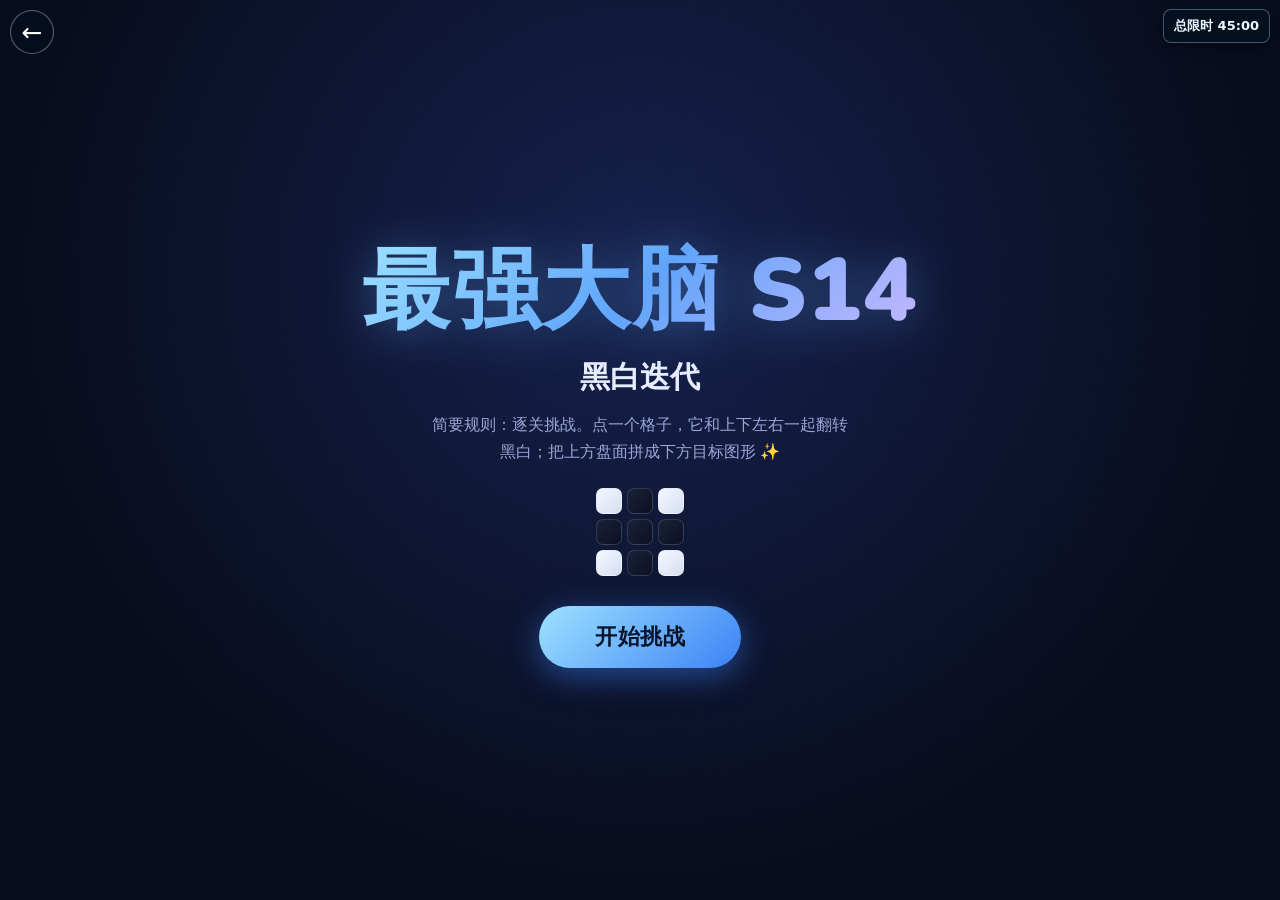
<file: games/黑白迭代/index.html>
<!DOCTYPE html>
<html lang="zh-CN">
<head>
<meta charset="UTF-8">
<meta name="viewport" content="width=device-width, initial-scale=1, maximum-scale=1, user-scalable=no">
<meta name="apple-mobile-web-app-capable" content="yes">
<title>黑白迭代</title>
<link href="https://fonts.googleapis.com/css2?family=Nunito:wght@700;900&display=swap" rel="stylesheet">
<style>
* { box-sizing: border-box; margin: 0; padding: 0; -webkit-tap-highlight-color: transparent; }

:root{
  --cols:5; --csize:62px; --gap:7px; --pad:12px; --tsize:20px;
}

html, body { width:100%; height:100%; overflow:hidden; overscroll-behavior:none; }
body{
  min-height:100dvh;
  background:radial-gradient(ellipse at 20% 20%, #1b2f5e 0%, #0d1430 45%, #07091a 100%);
  display:flex; flex-direction:column; align-items:center; justify-content:flex-start;
  font-family:'Nunito','Microsoft YaHei',sans-serif; color:#eaf0ff;
  position:relative;
  padding:env(safe-area-inset-top,12px) 0 env(safe-area-inset-bottom,8px);
}

#bg-canvas{ position:fixed; inset:0; pointer-events:none; z-index:0; }

#app{
  position:relative; z-index:1; width:100%; max-width:480px;
  display:flex; flex-direction:column; align-items:center;
  padding:6px 12px 8px; gap:7px; min-height:100dvh; justify-content:flex-start;
}

/* ── title ── */
#title-wrap{ text-align:center; }
h1{
  font-size:clamp(1.3rem,6vw,1.9rem); font-weight:900; letter-spacing:6px;
  background:linear-gradient(135deg,#9de2ff,#7aa2ff,#c9b8ff);
  -webkit-background-clip:text; -webkit-text-fill-color:transparent;
  filter:drop-shadow(0 0 14px #7aa2ff66);
  animation:titlePop 3s ease-in-out infinite alternate;
}
@keyframes titlePop{ from{letter-spacing:6px;} to{letter-spacing:9px;filter:drop-shadow(0 0 22px #9db8ff99);} }
#subtitle{ font-size:clamp(0.58rem,2.2vw,0.72rem); color:#8ea2d6; letter-spacing:1.5px; margin-top:2px; }

/* ── level card ── */
#level-card{
  width:100%;
  max-width:430px;
  padding:9px 12px 10px;
  border:1px solid rgba(157,226,255,0.18);
  border-radius:16px;
  background:linear-gradient(145deg,rgba(255,255,255,0.075),rgba(255,255,255,0.035));
  box-shadow:0 10px 30px rgba(0,0,0,.22),inset 0 1px 0 rgba(255,255,255,.08);
}
#level-top{ display:flex; align-items:center; justify-content:space-between; gap:10px; color:#9aa6d6; font-size:0.72rem; font-weight:800; letter-spacing:1px; }
#level-name{ margin-top:4px; color:#eaf0ff; font-size:clamp(0.94rem,3.4vw,1.12rem); font-weight:900; letter-spacing:1px; }
#level-note{ margin-top:4px; color:#8ea2d6; font-size:clamp(0.68rem,2.6vw,0.78rem); line-height:1.35; min-height:1.05em; }
#level-rail{ display:grid; grid-template-columns:repeat(var(--level-total,36),1fr); gap:2px; margin-top:9px; }
.rail-dot{ height:5px; border-radius:999px; background:rgba(255,255,255,.11); }
.rail-dot.done{ background:#4ade80; box-shadow:0 0 8px rgba(74,222,128,.55); }
.rail-dot.current{ background:#9de2ff; box-shadow:0 0 10px rgba(157,226,255,.75); }

/* ── hud ── */
#hud{
  display:flex; gap:8px; row-gap:3px; align-items:center; justify-content:center; flex-wrap:wrap;
  font-size:clamp(0.72rem,2.8vw,0.86rem); color:#aebde8;
  background:rgba(255,255,255,0.06); padding:6px 14px; border-radius:999px;
  border:1px solid rgba(255,255,255,0.1);
}
#hud b{ color:#ffe08a; font-family:'Nunito'; }
#timer.low{ color:#f87171; animation:tblink 1s steps(2) infinite; }
@keyframes tblink{ 50%{opacity:0.4;} }

/* ── play area ── */
#play{ display:flex; flex-direction:column; gap:7px; align-items:center; justify-content:flex-start; width:100%; }
.panel{ display:flex; flex-direction:column; align-items:center; gap:6px; }
.panel-label{ font-size:clamp(0.6rem,2.3vw,0.72rem); color:#8ea2d6; letter-spacing:1px; font-weight:700; }

#board, #target{
  display:grid; padding:var(--pad);
  background:rgba(255,255,255,0.04); border-radius:18px;
  border:2px solid rgba(255,255,255,0.08);
  box-shadow:0 0 50px #3b6aed22,0 16px 50px #00000055,inset 0 1px 0 rgba(255,255,255,0.1);
}
#board{ grid-template-columns:repeat(var(--cols),var(--csize)); gap:var(--gap); }
#target{ grid-template-columns:repeat(var(--cols),var(--tsize)); gap:calc(var(--gap)*0.5); padding:8px; border-radius:14px; }

/* ── cells ── */
.cell{
  width:var(--csize); height:var(--csize); border-radius:12px;
  cursor:pointer; touch-action:manipulation; position:relative; overflow:hidden;
  border:2px solid rgba(255,255,255,0.14);
  transition:transform 0.13s cubic-bezier(.34,1.56,.64,1),filter 0.15s,box-shadow 0.18s,background 0.18s;
  box-shadow:0 3px 8px #00000044,inset 0 1px 0 rgba(255,255,255,0.25);
}
.cell::before{
  content:''; position:absolute; top:0; left:0; right:0; height:44%;
  background:linear-gradient(180deg,rgba(255,255,255,0.28) 0%,transparent 100%);
  border-radius:10px 10px 50% 50%; pointer-events:none;
}
.cell.off{ background:linear-gradient(135deg,#f4f7ff,#d6def0); border-color:rgba(255,255,255,0.5); }
.cell.on{ background:linear-gradient(135deg,#1a2138,#0c1024); border-color:rgba(120,140,200,0.4); box-shadow:0 3px 10px #00000066,inset 0 1px 0 rgba(255,255,255,0.06),0 0 14px #2440804d; }
.cell.on::before{ opacity:0.25; }
.cell:active{ transform:scale(1.12); filter:brightness(1.2); }
.cell.flip{ animation:flipPop 0.34s cubic-bezier(.34,1.56,.64,1); }
@keyframes flipPop{ 40%{ transform:scale(1.22); filter:brightness(1.5); } }
.cell .dot{
  position:absolute; top:50%; left:50%; width:34%; height:34%;
  transform:translate(-50%,-50%) scale(0); border-radius:50%;
  background:radial-gradient(circle at 35% 30%,#9bdcff,#3b82f6);
  box-shadow:0 0 12px #60a5facc; opacity:0; transition:0.2s;
}
.cell.hint .dot{ transform:translate(-50%,-50%) scale(1); opacity:1; animation:dotPulse 0.8s ease-in-out infinite alternate; }
@keyframes dotPulse{ from{box-shadow:0 0 8px #60a5fa88;} to{box-shadow:0 0 20px #60a5fa,0 0 30px #3b82f688;} }
.cell.done-blink{ animation:doneBlink 0.5s ease; }
@keyframes doneBlink{ 50%{ box-shadow:0 0 0 3px #4ade80,0 0 22px #4ade8088; } }

/* target cells (read-only) */
.tcell{ width:var(--tsize); height:var(--tsize); border-radius:5px; border:1px solid rgba(255,255,255,0.1); }
.tcell.off{ background:#e7edfa; }
.tcell.on{ background:#10162b; box-shadow:inset 0 0 4px #2440806b; }

/* ── buttons ── */
#buttons{ display:flex; gap:7px; flex-wrap:wrap; justify-content:center; }
button{
  padding:9px 16px; border:none; border-radius:999px; font-size:clamp(0.75rem,3vw,0.84rem);
  cursor:pointer; font-family:inherit; font-weight:700; letter-spacing:0.5px;
  transition:all 0.14s cubic-bezier(.34,1.56,.64,1); box-shadow:0 3px 12px #0004; touch-action:manipulation;
}
button:active{ transform:scale(0.93); }
button:disabled{ opacity:0.3; pointer-events:none; }
#btn-new{ background:linear-gradient(135deg,#60a5fa,#3b6aed); color:#fff; }
#btn-reset{ background:linear-gradient(135deg,#64748b,#4b5563); color:#fff; }
#btn-hint{ background:linear-gradient(135deg,#ffe08a,#f59e0b); color:#1a1a2e; }
#btn-music{ background:linear-gradient(135deg,#a78bfa,#7c3aed); color:#fff; }

#msg{ min-height:1.2rem; font-size:clamp(0.75rem,3vw,0.88rem); font-weight:700; color:#ffe08a; letter-spacing:1px; text-align:center; text-shadow:0 0 10px #ffe08a88; }

/* ── sparks ── */
.spark{ position:fixed; pointer-events:none; z-index:500; border-radius:50%; animation:sparkFly var(--dur,0.7s) ease-out forwards; }
@keyframes sparkFly{ 0%{transform:translate(0,0) scale(1);opacity:1;} 100%{transform:translate(var(--tx,20px),var(--ty,-40px)) scale(0);opacity:0;} }

/* ── settlement ── */
#settle-mask{ position:fixed; inset:0; background:rgba(4,6,20,0.85); display:none; align-items:center; justify-content:center; z-index:1000; -webkit-backdrop-filter:blur(6px); backdrop-filter:blur(6px); }
#settle-mask.show{ display:flex; animation:fadeIn 0.35s ease; }
@keyframes fadeIn{ from{opacity:0;} to{opacity:1;} }
#settle-card{
  width:92%; max-width:440px;
  background:linear-gradient(160deg,#15224a,#0d1430);
  border:2px solid #7aa2ff; border-radius:30px; padding:32px 26px 24px;
  text-align:center; box-shadow:0 0 70px #3b6aed77,0 24px 70px #000b;
  animation:cardPop 0.5s cubic-bezier(.34,1.56,.64,1);
}
@keyframes cardPop{ from{transform:scale(0.6) translateY(30px);opacity:0;} to{transform:scale(1);opacity:1;} }
#settle-title{ font-size:1.9rem; font-weight:900; letter-spacing:3px; margin-bottom:3px;
  background:linear-gradient(135deg,#ffe08a,#fb923c,#c9b8ff); -webkit-background-clip:text; -webkit-text-fill-color:transparent; }
#settle-sub{ font-size:0.8rem; color:#8ea2d6; margin-bottom:14px; letter-spacing:1px; }
#settle-rank{ font-size:5.5rem; font-weight:900; line-height:1; margin:6px 0 2px; filter:drop-shadow(0 0 24px currentColor); opacity:0; }
#settle-rank.reveal{ animation:rankPop 0.65s cubic-bezier(.34,1.56,.64,1) both; }
@keyframes rankPop{ 0%{transform:scale(0) rotate(-40deg);opacity:0;} 60%{transform:scale(1.45) rotate(8deg);opacity:1;} 100%{transform:scale(1) rotate(0);opacity:1;} }
#settle-rank.counting{ opacity:1; font-size:1.7rem; color:#8ea2d6 !important; animation:countPulse 0.6s ease-in-out infinite alternate; }
@keyframes countPulse{ from{opacity:0.5;} to{opacity:1;} }
#settle-stars{ font-size:1.1rem; letter-spacing:3px; margin-bottom:12px; min-height:1.4rem; opacity:0; }
#settle-stars.reveal{ animation:starsPop 0.5s ease 0.18s both; }
@keyframes starsPop{ 0%{transform:scale(0.3);opacity:0;} 70%{transform:scale(1.25);} 100%{transform:scale(1);opacity:1;} }
.settle-row{ display:flex; justify-content:space-between; align-items:center; font-size:0.82rem; color:#aebde8; padding:5px 4px; border-bottom:1px dashed rgba(122,162,255,0.18); }
.settle-row span:last-child{ color:#ffe08a; font-weight:900; font-family:'Nunito'; }
.settle-total{ display:flex; justify-content:space-between; align-items:center; margin-top:10px; padding:10px 6px; background:rgba(255,224,138,0.1); border-radius:14px; border:1px solid #ffe08a44; }
.settle-total span:first-child{ font-size:0.9rem; font-weight:900; color:#fff; }
.settle-total span:last-child{ font-size:1.8rem; font-weight:900; color:#ffe08a; font-family:'Nunito'; text-shadow:0 0 14px #ffe08a88; }
#settle-best{ font-size:0.68rem; color:#7dd3fc; margin-top:8px; min-height:0.9rem; }
#settle-btns{ display:flex; gap:8px; margin-top:16px; }
#settle-btns button{ flex:1; padding:11px 0; }
#sb-again{ background:linear-gradient(135deg,#4ade80,#16a34a); color:#04210f; }
#sb-next{ background:linear-gradient(135deg,#ffe08a,#f59e0b); color:#1a1a2e; }
#sb-close{ background:rgba(255,255,255,0.1); color:#94a3b8; }

/* ── welcome ── */
#welcome-mask{ position:fixed; inset:0; z-index:9999; display:flex; align-items:center; justify-content:center;
  background:radial-gradient(ellipse at 50% 30%,#16224d,#080c1d 70%); transition:opacity .5s ease; }
#welcome-mask.hide{ opacity:0; pointer-events:none; }
#welcome-card{ text-align:center; padding:0 24px; animation:wcIn .6s ease both; }
@keyframes wcIn{ from{opacity:0;transform:translateY(24px) scale(.96);} to{opacity:1;transform:none;} }
#welcome-logo{ font-size:clamp(46px,13vw,88px); font-weight:900; letter-spacing:2px;
  background:linear-gradient(135deg,#9de2ff,#60a5fa,#c9b8ff); -webkit-background-clip:text; background-clip:text;
  color:transparent; filter:drop-shadow(0 4px 24px rgba(96,165,250,.4)); margin-bottom:6px; }
#welcome-title{ font-size:clamp(20px,5vw,30px); font-weight:700; color:#e8ecff; margin-bottom:14px; }
#welcome-sub{ font-size:clamp(13px,3.4vw,16px); color:#9aa6d6; line-height:1.7; max-width:430px; margin:0 auto 22px; }
/* mini demo */
#welcome-demo{ display:grid; grid-template-columns:repeat(3,26px); gap:5px; justify-content:center; margin:0 auto 30px; }
#welcome-demo .dcell{ width:26px; height:26px; border-radius:7px; border:1px solid rgba(255,255,255,0.15); transition:.3s; }
#welcome-demo .dcell.off{ background:linear-gradient(135deg,#f4f7ff,#d6def0); }
#welcome-demo .dcell.on{ background:linear-gradient(135deg,#1a2138,#0c1024); }
#welcome-start{ font-size:clamp(18px,4.6vw,22px); font-weight:800; color:#08142a; cursor:pointer; border:none;
  padding:16px 56px; border-radius:999px; background:linear-gradient(135deg,#9de2ff,#3b82f6);
  box-shadow:0 8px 32px rgba(59,130,246,.5); transition:transform .15s ease,box-shadow .15s ease;
  animation:wcPulse 1.8s ease-in-out infinite; }
#welcome-start:hover{ transform:translateY(-2px) scale(1.04); box-shadow:0 12px 40px rgba(59,130,246,.65); }
#welcome-start:active{ transform:scale(.97); }
@keyframes wcPulse{ 0%,100%{box-shadow:0 8px 32px rgba(59,130,246,.5);} 50%{box-shadow:0 8px 44px rgba(59,130,246,.85);} }
</style>
<style id="touchGuardStyle">
  html, body, body *{
    -webkit-user-select:none;
    user-select:none;
    -webkit-touch-callout:none;
  }
  img, svg, canvas{
    -webkit-user-drag:none;
    user-drag:none;
  }
  input, textarea, [contenteditable="true"]{
    -webkit-user-select:text;
    user-select:text;
    -webkit-touch-callout:default;
  }
</style>
<style id="hubReturnStyle">
  #hubReturnBtn{
    position:fixed;
    left:max(10px, env(safe-area-inset-left));
    top:max(10px, env(safe-area-inset-top));
    z-index:2147483000;
    display:inline-flex;
    align-items:center;
    justify-content:center;
    min-width:74px;
    height:34px;
    padding:0 12px;
    border-radius:999px;
    border:1px solid rgba(159,216,255,.48);
    background:rgba(6,12,24,.74);
    color:#f3f7ff;
    box-shadow:0 10px 30px rgba(0,0,0,.32), inset 0 1px 0 rgba(255,255,255,.12);
    -webkit-backdrop-filter:blur(12px);
    backdrop-filter:blur(12px);
    font:900 13px/1 "PingFang SC","Microsoft YaHei",system-ui,-apple-system,sans-serif;
    letter-spacing:0;
    text-decoration:none;
    pointer-events:auto;
    -webkit-user-select:none;
    user-select:none;
    -webkit-touch-callout:none;
    transition:transform .12s ease, border-color .16s ease, background .16s ease;
  }
  #hubReturnBtn:active{transform:scale(.96);border-color:rgba(46,230,214,.78);background:rgba(18,34,58,.82)}
  @media (max-width:640px){#hubReturnBtn{height:30px;min-width:66px;padding:0 9px;font-size:12px}}
</style>
<style id="singleScreenGameStyle">
  @media (max-height:820px){
    #app{height:100dvh;min-height:0;overflow:hidden;padding:4px 10px 5px;gap:4px;}
    #subtitle,#level-note{display:none;}
    #level-card{padding:6px 10px 7px;border-radius:12px;}
    #level-name{margin-top:2px;font-size:.9rem;}
    #level-rail{margin-top:5px;}
    .rail-dot{height:3px;}
    #hud{padding:4px 10px;}
    #play{gap:4px;}
    .panel{gap:3px;}
    #buttons{display:grid;grid-template-columns:repeat(4,minmax(0,1fr));width:100%;gap:5px;}
    #buttons button{min-width:0;padding:7px 4px;font-size:11px;white-space:nowrap;}
    #msg{min-height:12px;font-size:11px;line-height:1;}
  }
</style>
<style> #btn-hint,#btn-demo,#hintBtn,#autoBtn,#btn-reveal,#btn-replay,#sb-next,#next,#newGameBtn,#diff-bar{display:none!important}</style>
</head>
<body>

<div id="welcome-mask">
  <div id="welcome-card">
    <div id="welcome-logo">最强大脑 S14</div>
    <div id="welcome-title">黑白迭代</div>
    <div id="welcome-sub">简要规则：逐关挑战。点一个格子，它和上下左右一起翻转黑白；把上方盘面拼成下方目标图形 ✨</div>
    <div id="welcome-demo"></div>
    <button id="welcome-start">开始挑战</button>
  </div>
</div>

<canvas id="bg-canvas"></canvas>

<div id="app">
  <div id="title-wrap">
    <h1>黑 白 迭 代</h1>
    <div id="subtitle">逐关推进 · 上方盘面 · 下方目标 ✨</div>
  </div>

  <div id="level-card">
    <div id="level-top">
      <span id="level-kicker">第 1 / 36 关</span>
      <span id="level-size">3×3</span>
    </div>
    <div id="level-name">教学 1：中心十字</div>
    <div id="level-note">点中心格，观察十字翻转。</div>
    <div id="level-rail" aria-label="关卡进度"></div>
  </div>

  <div id="hud">
    👆 <b id="moves">0</b> 步 &nbsp;·&nbsp;
    🎯 <b id="par">—</b> &nbsp;·&nbsp;
    <b id="timer" hidden>0</b>
    ✅ <b id="progress">0</b>
  </div>

  <div id="play">
    <div class="panel">
      <div class="panel-label">当前盘面</div>
      <div id="board"></div>
    </div>
    <div class="panel">
      <div class="panel-label">目标图形</div>
      <div id="target"></div>
    </div>
  </div>

  <div id="buttons">
    <button id="btn-new">↻ 重玩本关</button>
    <button id="btn-reset">↺ 重置</button>
    <button id="btn-hint">💡 提示</button>
    <button id="btn-music">🎵 开音乐</button>
  </div>

  <div id="msg"></div>
</div>

<!-- 结算弹窗 -->
<div id="settle-mask">
  <div id="settle-card">
    <div id="settle-title">关卡完成</div>
    <div id="settle-sub"></div>
    <div id="settle-rank">S</div>
    <div id="settle-stars">★★★</div>
    <div id="settle-rows"></div>
    <div class="settle-total"><span>⭐ 总分</span><span id="settle-total-val">0</span></div>
    <div id="settle-best"></div>
    <div id="settle-btns">
      <button id="sb-again">🔄 再玩本关</button>
      <button id="sb-next">下一关</button>
      <button id="sb-close">✕</button>
    </div>
  </div>
</div>

<script>
// ══════════════════════════════════════════════════════════
// ── helpers ───────────────────────────────────────────────
// ══════════════════════════════════════════════════════════
function calcCellSize(cols,gap,pad,extra){
  const vw=Math.min(window.innerWidth,480);
  const avail=vw-(extra||0);
  return Math.max(26,Math.floor((avail-pad*2-gap*(cols-1)-4)/cols));
}

// ══════════════════════════════════════════════════════════
// ── audio (recorded bgm + sfx) ────────────────────────────
// ══════════════════════════════════════════════════════════
let audioCtx=null,masterGain=null,masterFilter=null,masterCompressor=null;
let musicPlaying=false,musicNodes=new Set(),bgmAudio=null,bgmPendingSeek=false;
let _autoStartDone=false;
const BGM_URL='audio/bgm-suno.mp3';
const BGM_START=20;
const SFX_LEVEL=1.42;
function track(node){ musicNodes.add(node); node.onended=()=>musicNodes.delete(node); }
function getAC(){
  if(!audioCtx){
    audioCtx=new(window.AudioContext||window.webkitAudioContext)();
    masterGain=audioCtx.createGain(); masterGain.gain.value=0.78;
    masterFilter=audioCtx.createBiquadFilter();
    masterFilter.type='lowpass'; masterFilter.frequency.value=11800; masterFilter.Q.value=0.45;
    masterCompressor=audioCtx.createDynamicsCompressor();
    masterCompressor.threshold.value=-13;
    masterCompressor.knee.value=16;
    masterCompressor.ratio.value=5;
    masterCompressor.attack.value=0.004;
    masterCompressor.release.value=0.12;
    masterGain.connect(masterFilter); masterFilter.connect(masterCompressor); masterCompressor.connect(audioCtx.destination);
  }
  return audioCtx;
}
function playNote(freq,when,dur,vol=0.08,type='sine'){
  const ac=getAC(),o=ac.createOscillator(),g=ac.createGain();
  o.connect(g); g.connect(masterGain);
  o.type=type; o.frequency.setValueAtTime(freq,when);
  g.gain.setValueAtTime(0,when);
  g.gain.linearRampToValueAtTime(vol*SFX_LEVEL,when+0.015);
  g.gain.exponentialRampToValueAtTime(Math.max(0.0001,vol*SFX_LEVEL*0.6),when+dur*0.4);
  g.gain.linearRampToValueAtTime(0,when+dur);
  o.start(when); o.stop(when+dur+0.01); track(o);
}
function playSweep(from,to,when,dur,vol=0.12,type='sawtooth',q=7){
  const ac=getAC(),o=ac.createOscillator(),f=ac.createBiquadFilter(),g=ac.createGain();
  o.type=type;
  o.frequency.setValueAtTime(from,when);
  o.frequency.exponentialRampToValueAtTime(Math.max(40,to),when+dur);
  f.type='bandpass';
  f.frequency.setValueAtTime(Math.min(9000,Math.max(180,from*2.1)),when);
  f.frequency.exponentialRampToValueAtTime(Math.min(10000,Math.max(220,to*2.1)),when+dur);
  f.Q.value=q;
  g.gain.setValueAtTime(0.0001,when);
  g.gain.exponentialRampToValueAtTime(vol*SFX_LEVEL,when+0.008);
  g.gain.exponentialRampToValueAtTime(0.0001,when+dur);
  o.connect(f); f.connect(g); g.connect(masterGain);
  o.start(when); o.stop(when+dur+0.02); track(o);
}
function playBurst(when,dur=0.055,vol=0.045,freq=4200){
  const ac=getAC();
  const len=Math.max(1,Math.floor(ac.sampleRate*dur));
  const buf=ac.createBuffer(1,len,ac.sampleRate);
  const data=buf.getChannelData(0);
  for(let i=0;i<len;i++){
    data[i]=(Math.random()*2-1)*(1-i/len);
  }
  const src=ac.createBufferSource(),bp=ac.createBiquadFilter(),g=ac.createGain();
  bp.type='bandpass'; bp.frequency.value=freq; bp.Q.value=5.5;
  g.gain.setValueAtTime(vol*SFX_LEVEL,when);
  g.gain.exponentialRampToValueAtTime(0.0001,when+dur);
  src.buffer=buf; src.connect(bp); bp.connect(g); g.connect(masterGain);
  src.start(when); src.stop(when+dur+0.02); track(src);
}
function getBgm(){
  if(!bgmAudio){
    bgmAudio=new Audio(BGM_URL);
    bgmAudio.preload='auto';
    bgmAudio.volume=0.3;
    bgmAudio.addEventListener('loadedmetadata',()=>{
      if(bgmPendingSeek)applyBgmStart();
    });
    bgmAudio.addEventListener('ended',()=>{
      if(!musicPlaying)return;
      seekBgmToStart();
      bgmAudio.play().catch(()=>{});
    });
    bgmAudio.addEventListener('error',()=>{
      musicPlaying=false;
      updateMusicButton(false);
      if(typeof msgEl!=='undefined'){
        msgEl.textContent='音乐加载失败，请检查音频文件';
        setTimeout(()=>{ if(!won)msgEl.textContent=''; },1600);
      }
    });
  }
  return bgmAudio;
}
function applyBgmStart(){
  const audio=getBgm();
  try{
    audio.currentTime=Number.isFinite(audio.duration) && audio.duration <= BGM_START + 1 ? 0 : BGM_START;
  }catch(e){}
  bgmPendingSeek=false;
}
function seekBgmToStart(){
  const audio=getBgm();
  if(audio.readyState>=1)applyBgmStart();
  else bgmPendingSeek=true;
}
function updateMusicButton(on){
  const btn=document.getElementById('btn-music');
  btn.textContent=on?'🔇 关音乐':'🎵 开音乐';
  btn.style.opacity=on?'0.75':'1';
}
function startMusic(){ return; // 海选版不播放背景音乐
  const ac=getAC(); if(ac.state==='suspended')ac.resume();
  const audio=getBgm();
  musicPlaying=true;
  seekBgmToStart();
  const play=audio.play();
  if(play){
    play.then(()=>updateMusicButton(true)).catch(()=>{
      musicPlaying=false;
      updateMusicButton(false);
    });
  }else{
    updateMusicButton(true);
  }
}
function stopMusic(){
  musicPlaying=false;
  if(bgmAudio)bgmAudio.pause();
  updateMusicButton(false);
}
function toggleMusic(){ musicPlaying?stopMusic():startMusic(); }

// ── sfx ──
// 点击翻转：电子扫频 + 短促噪声，和星尘背景音乐更贴近
function sfxFlip(on,x,y){
  const ac=getAC(),t=ac.currentTime;
  const shift=(Math.max(0,Math.min(window.innerWidth,x||0))/Math.max(1,window.innerWidth)-0.5)*90;
  if(on){
    playSweep(720+shift,1380+shift,t,0.12,0.13,'square',8);
    playSweep(1080+shift,1780+shift,t+0.018,0.09,0.075,'triangle',9);
    playBurst(t+0.006,0.042,0.038,5200);
  }else{
    playSweep(940+shift,420+shift,t,0.13,0.13,'sawtooth',7);
    playSweep(660+shift,310+shift,t+0.015,0.08,0.07,'triangle',8);
    playBurst(t+0.004,0.04,0.034,3100);
  }
}
// 进度提升提示
function sfxProgress(){
  const ac=getAC(),t=ac.currentTime;
  playSweep(880,1320,t,0.085,0.095,'triangle',9);
  playSweep(1320,1980,t+0.065,0.1,0.075,'square',10);
}
function sfxWin(){
  const ac=getAC(),t=ac.currentTime;
  [523,659,784,1046,1318,1568].forEach((f,i)=>{
    playSweep(f,f*1.35,t+i*0.075,0.28,0.105,'triangle',7);
    if(i%2===0)playBurst(t+i*0.075,0.04,0.026,5200+i*420);
  });
  setTimeout(()=>{
    const tt=getAC().currentTime;
    [784,1046,1318].forEach((f,i)=>playNote(f,tt+i*0.07,0.46,0.09,'sine'));
  },540);
}
function playTick(){
  const ac=getAC(),t=ac.currentTime;
  playSweep(1680,960,t,0.035,0.055,'square',12);
}
function sfxRankReveal(g){
  const ac=getAC(),t=ac.currentTime;
  const chords={S:[659,784,988,1318,1568],A:[523,659,784,1046],B:[440,554,659],C:[392,494]};
  (chords[g]||chords.C).forEach((f,i)=>{
    playSweep(f,f*1.08,t+i*.07,.38,.095,'triangle',6);
  });
  playBurst(t+0.04,0.09,g==='S'?0.07:0.045,g==='S'?6200:4300);
}
function spawnSparks(cx,cy,colors){
  for(let i=0;i<9;i++){
    const el=document.createElement('div'); el.className='spark';
    const angle=(Math.PI*2*i)/9+Math.random()*.5,dist=28+Math.random()*44;
    el.style.setProperty('--tx',Math.cos(angle)*dist+'px');
    el.style.setProperty('--ty',(Math.sin(angle)*dist-18)+'px');
    el.style.setProperty('--dur',(0.5+Math.random()*.38)+'s');
    el.style.background=colors[Math.floor(Math.random()*colors.length)];
    el.style.left=(cx-4)+'px'; el.style.top=(cy-4)+'px';
    el.style.width=el.style.height=(4+Math.random()*5)+'px';
    document.body.appendChild(el); setTimeout(()=>el.remove(),950);
  }
}
function _tryAutoMusic(){ if(!_autoStartDone){_autoStartDone=true;startMusic();} }
document.addEventListener('click',_tryAutoMusic,{once:true});
document.addEventListener('touchstart',_tryAutoMusic,{once:true});

// ══════════════════════════════════════════════════════════
// ── bg canvas ─────────────────────────────────────────────
// ══════════════════════════════════════════════════════════
const bgCanvas=document.getElementById('bg-canvas'),bgCtx=bgCanvas.getContext('2d');
const FLOATERS=[],ICONS=['⬜','⬛','✦','✧','◆','◇','💠','✨','🔷','🔹','⭐','💫','🌙','🫧'];
function initBg(){
  bgCanvas.width=window.innerWidth; bgCanvas.height=window.innerHeight; FLOATERS.length=0;
  for(let i=0;i<30;i++)FLOATERS.push({x:Math.random()*bgCanvas.width,y:Math.random()*bgCanvas.height,icon:ICONS[Math.floor(Math.random()*ICONS.length)],size:9+Math.random()*16,vx:(Math.random()-.5)*.35,vy:-.18-Math.random()*.4,alpha:.1+Math.random()*.24,rot:Math.random()*Math.PI*2,rotV:(Math.random()-.5)*.018});
}
function animateBg(){
  const W=bgCanvas.width,H=bgCanvas.height; bgCtx.clearRect(0,0,W,H);
  FLOATERS.forEach(f=>{
    f.x+=f.vx; f.y+=f.vy; f.rot+=f.rotV;
    if(f.y+f.size<0){f.y=H+f.size;f.x=Math.random()*W;}
    if(f.x<-f.size)f.x=W+f.size; if(f.x>W+f.size)f.x=-f.size;
    bgCtx.save(); bgCtx.globalAlpha=f.alpha; bgCtx.translate(f.x,f.y); bgCtx.rotate(f.rot);
    bgCtx.font=f.size+'px serif'; bgCtx.textAlign='center'; bgCtx.textBaseline='middle';
    bgCtx.fillText(f.icon,0,0); bgCtx.restore();
  });
  requestAnimationFrame(animateBg);
}
window.addEventListener('resize',()=>{initBg();if(board.length)render();});
initBg(); animateBg();

// ══════════════════════════════════════════════════════════
// ── game config ───────────────────────────────────────────
// ══════════════════════════════════════════════════════════
function sizeDefaults(n){
  return {
    gap:n<=3?9:n<=4?8:n<=5?7:n<=6?6:5,
    pad:n<=3?14:n<=4?13:n<=5?12:11,
    base:{3:900,4:1350,5:1900,6:2600,7:3400}[n],
    timeRate:{3:12,4:11,5:10,6:9,7:8}[n]
  };
}
function level(name,n,opts){
  return Object.assign({name,N:n,tag:n+'×'+n,note:'',timeLimit:120,minPar:1},sizeDefaults(n),opts);
}
const LEVELS=[level('挑战题',5,{steps:10,minPar:7,seed:415,timeLimit:205,note:'5×5 盘面，推理每次翻转。'})];
const MAX_LEVEL=LEVELS.length;
let levelIndex=0,cfg=LEVELS[0];
let N_=3, board=[], target=[], moves=0, par=0, optimalSet=[];
let timeLeft=0, timerID=null, won=false, started=false;
let hintUsed=false, hintCell=-1, hintIndex=0;
window.GGAME_APPLY_LEVEL=n=>loadLevel(Math.max(0,Math.min(98,n-1)));

const boardEl=document.getElementById('board'), targetEl=document.getElementById('target');
const movesEl=document.getElementById('moves'), parEl=document.getElementById('par');
const timerEl=document.getElementById('timer'), progressEl=document.getElementById('progress');
const msgEl=document.getElementById('msg');
const levelKickerEl=document.getElementById('level-kicker');
const levelSizeEl=document.getElementById('level-size');
const levelNameEl=document.getElementById('level-name');
const levelNoteEl=document.getElementById('level-note');
const levelRailEl=document.getElementById('level-rail');

const idx=(r,c)=>r*N_+c;
function emptyGrid(){ return new Array(N_*N_).fill(0); }
function rng(seed){
  let t=seed>>>0;
  return function(){
    t+=0x6D2B79F5;
    let r=Math.imul(t^t>>>15,1|t);
    r^=r+Math.imul(r^r>>>7,61|r);
    return ((r^r>>>14)>>>0)/4294967296;
  };
}

// 点击 (r,c)：自身 + 上下左右翻转
function applyClick(grid,r,c){
  const flip=(rr,cc)=>{ if(rr>=0&&rr<N_&&cc>=0&&cc<N_) grid[idx(rr,cc)]^=1; };
  flip(r,c); flip(r-1,c); flip(r+1,c); flip(r,c-1); flip(r,c+1);
}
// 生成保证可解的目标：全白按固定脚本点击若干次
function genTarget(attempt=0){
  const g=emptyGrid();
  const clicks=cfg.fixed||makeClicks(cfg.seed+attempt*9973,cfg.steps);
  clicks.forEach(([r,c])=>applyClick(g,r,c));
  if(!g.some(v=>v)) applyClick(g,(N_/2)|0,(N_/2)|0);
  return g;
}
function makeClicks(seed,count){
  const rand=rng(seed);
  const cells=Array.from({length:N_*N_},(_,i)=>i);
  for(let i=cells.length-1;i>0;i--){
    const j=Math.floor(rand()*(i+1));
    [cells[i],cells[j]]=[cells[j],cells[i]];
  }
  return cells.slice(0,Math.min(count,cells.length)).map(i=>[(i/N_)|0,i%N_]);
}

// ── GF(2) 求解：哪些格子需要点击，使 board → target ──
function solveSystem(){
  const n=N_*N_;
  const rows=[]; for(let i=0;i<n;i++) rows.push(new Uint8Array(n+1));
  for(let r=0;r<N_;r++) for(let c=0;c<N_;c++){
    const eq=idx(r,c);
    const mark=(rr,cc)=>{ if(rr>=0&&rr<N_&&cc>=0&&cc<N_) rows[eq][idx(rr,cc)]^=1; };
    mark(r,c); mark(r-1,c); mark(r+1,c); mark(r,c-1); mark(r,c+1);
    rows[eq][n]=board[eq]^target[eq];
  }
  const where=new Array(n).fill(-1);
  let row=0;
  for(let col=0; col<n && row<n; col++){
    let sel=-1; for(let i=row;i<n;i++){ if(rows[i][col]){sel=i;break;} }
    if(sel<0)continue;
    [rows[sel],rows[row]]=[rows[row],rows[sel]]; where[col]=row;
    for(let i=0;i<n;i++) if(i!==row && rows[i][col]) for(let k=col;k<=n;k++) rows[i][k]^=rows[row][k];
    row++;
  }
  for(let i=row;i<n;i++) if(rows[i][n]) return null; // 无解（理论不会发生）
  const particular=new Array(n).fill(0);
  for(let col=0;col<n;col++) if(where[col]>=0) particular[col]=rows[where[col]][n];
  // 零空间基：自由列
  const free=[]; for(let col=0;col<n;col++) if(where[col]<0) free.push(col);
  const basis=free.map(f=>{
    const v=new Array(n).fill(0); v[f]=1;
    for(let col=0;col<n;col++) if(where[col]>=0) v[col]=rows[where[col]][f];
    return v;
  });
  return {particular,basis};
}
// 最小点击集合（枚举零空间）
function minSolution(){
  const sol=solveSystem(); if(!sol)return [];
  const {particular,basis}=sol;
  const dim=basis.length, n=N_*N_;
  const popcount=v=>v.reduce((a,b)=>a+b,0);
  if(dim===0 || dim>16) return particular;
  let best=particular, bestW=popcount(particular);
  for(let m=1;m<(1<<dim);m++){
    const v=particular.slice();
    for(let b=0;b<dim;b++) if(m&(1<<b)) for(let k=0;k<n;k++) v[k]^=basis[b][k];
    const w=popcount(v);
    if(w<bestW){bestW=w;best=v;}
  }
  return best;
}
function recomputeOptimal(){ optimalSet=minSolution(); }
function progressCount(){ let c=0; for(let i=0;i<board.length;i++) if(board[i]===target[i])c++; return c; }

// ══════════════════════════════════════════════════════════
// ── render ────────────────────────────────────────────────
// ══════════════════════════════════════════════════════════
function getCellPx(){
  const vw=Math.min(window.innerWidth,480);
  const vh=Math.max(560,window.innerHeight||760);
  const maxBySize={3:72,4:62,5:54,6:48,7:42}[cfg.N]||46;
  const availW=vw-32;
  const fitW=Math.floor((availW-cfg.pad*2-cfg.gap*(cfg.N-1)-4)/cfg.N);
  const fixedH=cfg.N>=7?255:245;
  const constants=cfg.gap*(cfg.N-1)*1.5+cfg.pad*2+24;
  const fitH=Math.floor((vh-fixedH-constants)/(cfg.N*1.42));
  return Math.max(28,Math.min(maxBySize,fitW,fitH));
}
function setVars(cpx){
  const root=document.documentElement.style;
  root.setProperty('--cols',cfg.N);
  root.setProperty('--csize',cpx+'px');
  root.setProperty('--gap',cfg.gap+'px');
  root.setProperty('--pad',cfg.pad+'px');
  root.setProperty('--tsize',Math.max(13,Math.round(cpx*0.42))+'px');
  root.setProperty('--level-total',MAX_LEVEL);
}
function render(){
  const cpx=getCellPx(); setVars(cpx);
  boardEl.innerHTML='';
  for(let i=0;i<N_*N_;i++){
    const d=document.createElement('div');
    d.className='cell '+(board[i]?'on':'off');
    if(i===hintCell) d.classList.add('hint');
    d.dataset.i=i;
    const dot=document.createElement('div'); dot.className='dot'; d.appendChild(dot);
    d.addEventListener('click',onCellClick);
    boardEl.appendChild(d);
  }
  renderTarget();
  updateHud();
}
function renderTarget(){
  targetEl.innerHTML='';
  for(let i=0;i<N_*N_;i++){
    const d=document.createElement('div');
    d.className='tcell '+(target[i]?'on':'off');
    targetEl.appendChild(d);
  }
}
function cellEl(i){ return boardEl.querySelector('[data-i="'+i+'"]'); }
function updateHud(){
  movesEl.textContent=moves;
  parEl.textContent=par;
  progressEl.textContent=progressCount()+'/'+(N_*N_);
  levelKickerEl.textContent='第 '+(levelIndex+1)+' / '+MAX_LEVEL+' 关';
  levelSizeEl.textContent=cfg.N+'×'+cfg.N;
  levelNameEl.textContent=cfg.name;
  levelNoteEl.textContent=cfg.note||('最少 '+par+' 步，观察局部十字。');
  renderLevelRail();
}
function renderLevelRail(){
  let html='';
  for(let i=0;i<MAX_LEVEL;i++){
    html+='<span class="rail-dot '+(i<levelIndex?'done':i===levelIndex?'current':'')+'"></span>';
  }
  levelRailEl.innerHTML=html;
}

// ══════════════════════════════════════════════════════════
// ── interaction ───────────────────────────────────────────
// ══════════════════════════════════════════════════════════
function onCellClick(e){
  if(won || !timerID) return;
  const i=+e.currentTarget.dataset.i;
  const r=(i/N_)|0, c=i%N_;
  const before=progressCount();
  applyClick(board,r,c);
  moves++;
  hintCell=-1; hintIndex=0;   // 走了一步，提示点收起，下次再按提示给新的一个
  recomputeOptimal();
  // 局部更新受影响格子
  const affected=[[r,c],[r-1,c],[r+1,c],[r,c-1],[r,c+1]];
  affected.forEach(([rr,cc])=>{
    if(rr<0||rr>=N_||cc<0||cc>=N_)return;
    const j=idx(rr,cc), el=cellEl(j); if(!el)return;
    el.className='cell '+(board[j]?'on':'off');
    const dot=document.createElement('div'); dot.className='dot'; el.appendChild(dot);
    void el.offsetWidth; el.classList.add('flip');
  });
  const rect=e.currentTarget.getBoundingClientRect();
  sfxFlip(board[i], rect.left+rect.width/2, rect.top+rect.height/2);
  const after=progressCount();
  if(after>before && after<N_*N_){ if(Math.random()>0.4) sfxProgress(); }
  updateHud();
  if(after===N_*N_) winGame();
}
function refreshHints(){
  for(let i=0;i<N_*N_;i++){
    const el=cellEl(i); if(!el)continue;
    el.classList.toggle('hint', i===hintCell);
  }
}

// ══════════════════════════════════════════════════════════
// ── flow ──────────────────────────────────────────────────
// ══════════════════════════════════════════════════════════
function loadLevel(index){
  levelIndex=Math.max(0,Math.min(MAX_LEVEL-1,index));
  cfg=LEVELS[levelIndex];
  N_=cfg.N;
  if(started) newGame();
}
function newGame(){
  clearInterval(timerID); timerID=null;
  N_=cfg.N;
  board=emptyGrid();
  moves=0; won=false; timeLeft=cfg.timeLimit;
  hintUsed=false; hintCell=-1; hintIndex=0;
  msgEl.textContent='';
  document.getElementById('settle-mask').classList.remove('show');
  let attempt=0;
  do{
    target=genTarget(attempt++);
    recomputeOptimal();
    par=optimalSet.reduce((a,b)=>a+b,0);
  }while(!cfg.fixed && cfg.minPar && par<cfg.minPar && attempt<40);
  render();
  startTimer();
}
function resetBoard(){
  if(won)return;
  board=emptyGrid(); moves=0; hintCell=-1; hintIndex=0;  // hintUsed 保留，防止靠重置洗掉提示惩罚
  recomputeOptimal();
  render();
  msgEl.textContent='↺ 已重置盘面'; setTimeout(()=>{if(!won)msgEl.textContent='';},1200);
}
function showHint(){
  if(won||!timerID)return;
  const cells=[]; for(let i=0;i<optimalSet.length;i++) if(optimalSet[i]) cells.push(i);
  if(!cells.length){ msgEl.textContent='✨ 已经就是目标图形啦'; return; }
  hintUsed=true;
  hintCell=cells[hintIndex % cells.length];
  hintIndex++;
  refreshHints();
  const left=cells.length;
  msgEl.textContent='💡 点这个蓝点格（还剩 '+left+' 步）· 用提示本局不计最高分';
}
function startTimer(){
  timerEl.textContent=timeLeft; timerEl.classList.remove('low');
  timerID=setInterval(()=>{
    timerEl.textContent=timeLeft;
    timerEl.classList.toggle('low',timeLeft<=15);

  },1000);
}
function winGame(){
  won=true; clearInterval(timerID); timerID=null;
  sfxWin();
  msgEl.textContent='🎉 拼出目标图形！结算中…';
  // 全盘闪烁庆祝
  for(let i=0;i<N_*N_;i++){ const el=cellEl(i); if(el)setTimeout(()=>el.classList.add('done-blink'),(i%N_+((i/N_)|0))*40); }
  for(let i=0;i<6;i++)setTimeout(()=>spawnSparks(window.innerWidth/2+(Math.random()-.5)*200,window.innerHeight/2+(Math.random()-.5)*120,['#9de2ff','#7aa2ff','#4ade80','#ffe08a','#c9b8ff']),i*120);
  setTimeout(()=>showSettle(true),420);
}
function loseGame(){
  won=true;
  msgEl.textContent='⏰ 时间到！';
  showSettle(false);
}

// ══════════════════════════════════════════════════════════
// ── settlement ────────────────────────────────────────────
// ══════════════════════════════════════════════════════════
function rankOf(cleared){
  if(!cleared) return {g:'C',stars:1,color:'#94a3b8'};
  // 用过提示：本局封顶为 P（练习），不参与正常评级
  if(hintUsed) return {g:'P',stars:1,color:'#7dd3fc'};
  const ratio=moves/Math.max(1,par);
  if(ratio<=1.001) return {g:'S',stars:3,color:'#ffe08a'};
  if(ratio<=1.4)   return {g:'A',stars:3,color:'#67e8f9'};
  if(ratio<=2.0)   return {g:'B',stars:2,color:'#a78bfa'};
  return {g:'C',stars:1,color:'#94a3b8'};
}
function showSettle(cleared){
  clearInterval(timerID); timerID=null;
  // 计分
  const clearBonus=cleared?cfg.base:0;
  const timeBonus=0;
  // 效率奖励：步数越接近最少越高；用过提示则不给效率分（算作弊）
  const eff=(cleared&&!hintUsed)?Math.max(0,Math.round((par/Math.max(1,moves))*cfg.base)):0;
  const finalScore=clearBonus+timeBonus+eff;

  let rk=rankOf(cleared);
  const diffName='第 '+(levelIndex+1)+'/'+MAX_LEVEL+' 关 · '+cfg.N+'×'+cfg.N;
  document.getElementById('settle-title').textContent=cleared?(hintUsed?'✅ 已完成（练习）':'🎉 图形完成！'):'⏰ 时间到';
  document.getElementById('settle-sub').textContent=diffName+' · '+cfg.name+' · 用了 '+moves+' 步（最少 '+par+'）';

  const rankEl=document.getElementById('settle-rank');
  const starsEl=document.getElementById('settle-stars');
  rankEl.className='counting'; rankEl.textContent='计算中…'; rankEl.style.color='';
  starsEl.className=''; starsEl.textContent='';

  const rows=[
    ['🏁 通关奖励',clearBonus],
    [hintUsed?'🎯 效率加成 (用提示，作废)':('🎯 效率加成 ('+moves+'/'+par+'步)'),eff],
  ];
  document.getElementById('settle-rows').innerHTML=rows.map(([k,v])=>`<div class="settle-row"><span>${k}</span><span>${v>0?'+':''}${v}</span></div>`).join('');

  const key='ldis_best_level_'+(levelIndex+1);
  // localStorage 在 file:// 下（尤其 Safari）可能抛 SecurityError，包一层防止结算崩溃
  const lsGet=k=>{try{return +(localStorage.getItem(k)||0);}catch(e){return 0;}};
  const lsSet=(k,v)=>{try{localStorage.setItem(k,v);}catch(e){}};
  const prev=lsGet(key);
  // 用过提示的一局不进最高分榜
  const isNewBest=finalScore>prev && !hintUsed;
  if(isNewBest&&cleared)lsSet(key,finalScore);
  document.getElementById('settle-best').textContent='';

  const nextBtn=document.getElementById('sb-next');
  nextBtn.style.display=cleared?'block':'none';
  nextBtn.textContent=levelIndex<MAX_LEVEL-1?'下一关':'从头再来';
  document.getElementById('settle-mask').classList.add('show');

  const totalEl=document.getElementById('settle-total-val');
  let cur=0; const step=Math.max(1,Math.ceil(finalScore/45)); totalEl.textContent='0';
  const anim=setInterval(()=>{
    cur+=step;
    if(cur>=finalScore){ cur=finalScore; clearInterval(anim); totalEl.textContent=finalScore; revealRank(rk,finalScore,prev,isNewBest,cleared); }
    else { totalEl.textContent=cur; if(Math.random()>0.6)playTick(); }
  },24);
}
function revealRank(rk,finalScore,prev,isNewBest,cleared){
  const rankEl=document.getElementById('settle-rank');
  const starsEl=document.getElementById('settle-stars');
  const bestEl=document.getElementById('settle-best');
  rankEl.className=''; rankEl.textContent=rk.g; rankEl.style.color=rk.color;
  starsEl.textContent='★★★'.slice(0,rk.stars)+'☆☆☆'.slice(0,3-rk.stars); starsEl.style.color=rk.color;
  void rankEl.offsetWidth;
  rankEl.classList.add('reveal'); starsEl.classList.add('reveal');
  sfxRankReveal(rk.g);
  if(rk.g==='S'){ for(let i=0;i<8;i++)setTimeout(()=>spawnSparks(window.innerWidth/2+(Math.random()-.5)*160,window.innerHeight*0.42+(Math.random()-.5)*60,['#ffe08a','#fbbf24','#9de2ff']),i*90); }
  bestEl.textContent = !cleared ? '⏰ 未在限时内完成'
    : hintUsed ? '🔍 本局用过提示，不计入最高分　本难度最高分：'+prev
    : isNewBest ? ('🏅 新纪录！上次最佳 '+prev)
    : ('本难度最高分：'+Math.max(prev,finalScore));
}

// ══════════════════════════════════════════════════════════
// ── bindings ──────────────────────────────────────────────
// ══════════════════════════════════════════════════════════
document.getElementById('btn-new').addEventListener('click',()=>{if(started)newGame();});
document.getElementById('btn-reset').addEventListener('click',resetBoard);
document.getElementById('btn-hint').addEventListener('click',showHint);
document.getElementById('btn-music').addEventListener('click',toggleMusic);
document.getElementById('sb-again').addEventListener('click',()=>{document.getElementById('settle-mask').classList.remove('show');newGame();});
document.getElementById('sb-next').addEventListener('click',()=>{
  document.getElementById('settle-mask').classList.remove('show');
  loadLevel(levelIndex<MAX_LEVEL-1?levelIndex+1:0);
});
document.getElementById('sb-close').addEventListener('click',()=>document.getElementById('settle-mask').classList.remove('show'));

// ── 欢迎页 mini demo 动画 ──
(function(){
  const demo=document.getElementById('welcome-demo');
  let dg=[0,0,0,0,0,0,0,0,0];
  const di=(r,c)=>r*3+c;
  function dflip(r,c){[[r,c],[r-1,c],[r+1,c],[r,c-1],[r,c+1]].forEach(([rr,cc])=>{if(rr>=0&&rr<3&&cc>=0&&cc<3)dg[di(rr,cc)]^=1;});}
  function drawDemo(){ demo.innerHTML=''; for(let i=0;i<9;i++){const d=document.createElement('div');d.className='dcell '+(dg[i]?'on':'off');demo.appendChild(d);} }
  drawDemo();
  let step=0; const seq=[[1,1],[0,0],[2,2],[1,1]];
  setInterval(()=>{ dflip(...seq[step%seq.length]); drawDemo(); step++; },1100);
})();

// ── 开始游戏 ──
var _launched=false;
function launchGame(e){
  if(e){try{e.preventDefault();e.stopPropagation();}catch(_){}}
  if(_launched)return; _launched=true; started=true;
  var mask=document.getElementById('welcome-mask');
  if(mask){mask.classList.add('hide');setTimeout(()=>mask.style.display='none',500);}
  try{newGame();}catch(err){alert('出错了:'+err.message);}
  try{if(!_autoStartDone){_autoStartDone=true;startMusic();}}catch(err){}
}
(function(){
  var b=document.getElementById('welcome-start');
  if(b){b.addEventListener('click',launchGame);b.addEventListener('touchend',launchGame);}
})();
</script>
<script id="touchGuardScript">
(function(){
  const allowText = 'input, textarea, [contenteditable="true"]';
  const isAllowed = target => {
    const el = target && target.nodeType === 1 ? target : target && target.parentElement;
    return !!(el && el.closest && el.closest(allowText));
  };
  ['selectstart','dragstart','contextmenu'].forEach(type => {
    document.addEventListener(type, event => {
      if(!isAllowed(event.target)) event.preventDefault();
    }, {passive:false});
  });
})();
</script>
<script id="hubReturnScript">
(function(){
  if(document.getElementById('hubReturnBtn')) return;
  function hubHref(){
    const url = new URL(location.href);
    const parts = url.pathname.split('/');
    const decoded = parts.map(part => {
      try{return decodeURIComponent(part);}catch(e){return part;}
    });
    const markers = ['G-Game-发布版','g-game-hub','写程序'];
    let pivot = -1;
    markers.forEach(marker => {
      const idx = decoded.lastIndexOf(marker);
      if(idx > pivot) pivot = idx;
    });
    if(pivot >= 0){
      url.pathname = parts.slice(0, pivot + 1).join('/') + '/项目/GGame/GGame二维游戏大厅/';
      url.search = '?v=return-hub';
      url.hash = '';
      return url.href;
    }
    return new URL('../../../GGame二维游戏大厅/?v=return-hub', location.href).href;
  }
  function mount(){
    if(!document.body) return;
    const link = document.createElement('a');
    link.id = 'hubReturnBtn';
    link.href = hubHref();
    link.target = '_top';
    link.textContent = '返回大厅';
    link.setAttribute('aria-label', '返回大厅');
    document.body.appendChild(link);
  }
  if(document.readyState === 'loading') document.addEventListener('DOMContentLoaded', mount, {once:true});
  else mount();
})();
</script>

<script src="../../s14-timer.js?v=20261028e"></script>
<script src="../ggame-exit-control.js?v=20261028e"></script>
</body>
</html>
</file>
<file: style.css>
:root{color-scheme:dark;--red:#f02245;--blue:#58d8ff;--silver:#eaf2fa;--muted:#a5b2c3;--panel:#0a111ee8}*{box-sizing:border-box}html{background:#03050a}body{margin:0;color:var(--silver);font-family:system-ui,-apple-system,"PingFang SC","Microsoft YaHei",sans-serif;min-height:100vh}.backdrop{position:fixed;inset:0;z-index:-2;background:linear-gradient(180deg,rgba(3,6,14,.3),rgba(3,6,14,.85) 58%,#03050a),url('assets/lobby-brain-arena-v1.jpg') center top/cover no-repeat}.backdrop:after{content:"";position:absolute;inset:0;background:linear-gradient(100deg,rgba(68,0,16,.24),transparent 42%,rgba(0,56,94,.2))}.shell{width:min(1250px,calc(100% - 64px));margin:auto}.top{height:92px;display:flex;align-items:center;gap:14px;border-bottom:1px solid #a8c3d629}.top img{width:45px;height:45px;object-fit:contain}.top span{font-size:14px;letter-spacing:.13em;font-weight:700}.top i{display:inline-block;width:3px;height:3px;border-radius:50%;background:var(--blue);vertical-align:middle;margin:0 9px}.top small{margin-left:auto;color:#91a5ba;font:600 10px/1.2 system-ui;letter-spacing:.2em}.hero{padding:75px 0 57px;position:relative}.eyebrow,.section-heading span,.hero-bottom,.number,.ability,.go,footer{font-size:11px;letter-spacing:.17em;font-weight:700}.eyebrow{color:#a6bed1;display:flex;align-items:center;gap:12px}.eyebrow span{height:2px;width:34px;background:var(--red);box-shadow:0 0 10px var(--red)}.eyebrow b{color:var(--red)}h1{margin:26px 0 18px;line-height:1.12;letter-spacing:.05em;text-shadow:0 3px 18px #000}h1 span{display:block;color:#c5d3dd;font-size:clamp(20px,3vw,32px);font-weight:650}h1 em{font-style:normal;color:#8de6ff}h1 strong{display:block;margin-top:10px;color:#f5f8fb;font-size:clamp(50px,7vw,86px);font-weight:900;letter-spacing:.11em}.hero p{font-size:16px;color:#bdcbd8;letter-spacing:.09em}.hero-bottom{display:flex;justify-content:space-between;color:#8394a8;margin-top:48px;padding-bottom:15px;border-bottom:1px solid #c8d8e233}.challenges{padding-bottom:55px}.section-heading{display:flex;align-items:end;justify-content:space-between;margin-bottom:20px}.section-heading span{color:var(--blue)}h2{font-size:25px;letter-spacing:.08em;margin:7px 0 0}.count{color:#889bb0;font-size:12px;letter-spacing:.12em}.count b{font-size:20px;color:#fff}.grid{display:grid;grid-template-columns:repeat(5,minmax(0,1fr));gap:12px}.card{position:relative;min-height:230px;padding:18px 18px 16px;display:flex;flex-direction:column;text-decoration:none;color:inherit;overflow:hidden;background:linear-gradient(145deg,#151c2bda,#070d18f5);border:1px solid #78899a52;clip-path:polygon(0 0,calc(100% - 15px) 0,100% 15px,100% 100%,15px 100%,0 calc(100% - 15px));transition:transform .18s,border-color .18s,background .18s}.card:before{content:"";position:absolute;top:0;left:0;width:40%;height:2px;background:linear-gradient(90deg,var(--red),transparent)}.card:nth-child(even):before{background:linear-gradient(90deg,var(--blue),transparent)}.card:hover,.card:focus-visible{transform:translateY(-5px);border-color:#79daf5;background:linear-gradient(145deg,#1b2b3ef2,#090f1df8);outline:2px solid #82ddff;outline-offset:2px}.number{color:#ecf3f8}.number span{font-size:9px;color:#7c91a8;margin-left:4px}.symbol{position:absolute;right:16px;top:27px;color:#a2dffb4d;font-size:50px;line-height:1}.card-content{margin-top:auto}.ability{font-size:10px;color:#79d5f2}.card h3{font-size:21px;letter-spacing:.05em;margin:9px 0}.card p{color:#a7b5c3;font-size:12px;line-height:1.6;margin:0}.go{display:flex;justify-content:space-between;align-items:center;color:#d5e3ed;border-top:1px solid #a1b8c531;margin-top:19px;padding-top:12px;font-size:10px;letter-spacing:.08em}.go b{font-size:18px;color:#82e3fc}footer{border-top:1px solid #8c9fac36;padding:25px 0 30px;display:flex;justify-content:space-between;color:#718498;font-size:9px}@media(max-width:900px){.grid{grid-template-columns:repeat(3,minmax(0,1fr))}.hero{padding-top:58px}}@media(max-width:600px){.shell{width:calc(100% - 32px)}.top{height:70px}.top img{width:36px;height:36px}.top span{font-size:11px}.top small{font-size:8px}.hero{padding:48px 0 37px}h1 strong{font-size:clamp(46px,12vw,65px)}.hero p{font-size:13px}.hero-bottom{margin-top:35px}.grid{grid-template-columns:repeat(2,minmax(0,1fr));gap:9px}.card{min-height:190px;padding:14px}.card h3{font-size:18px}.card p{font-size:11px}.symbol{font-size:39px}.section-heading h2{font-size:21px}footer{font-size:8px}}@media(max-width:330px){.grid{grid-template-columns:1fr}.card{min-height:165px}}
</file>
